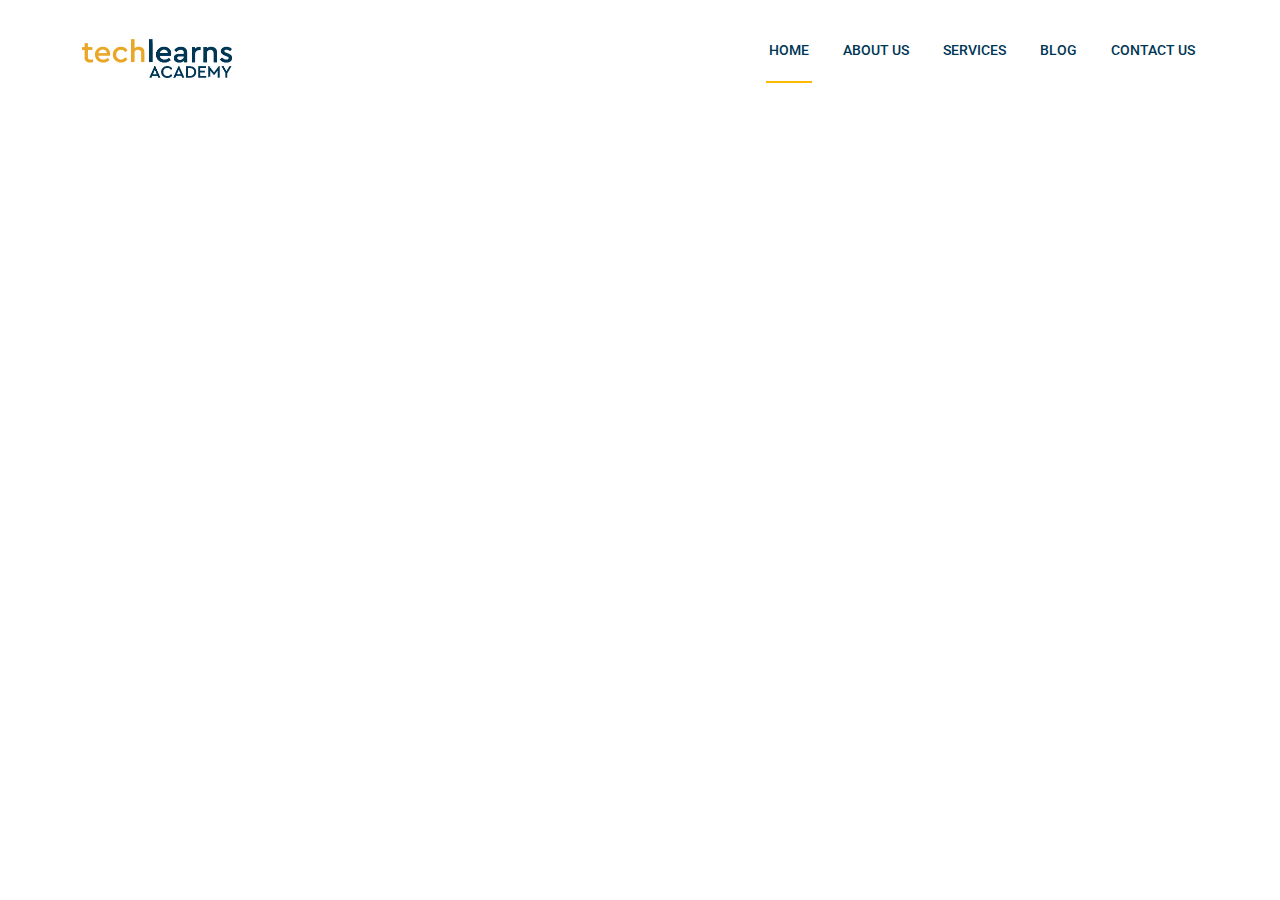
<file: about/navbar/index.html>
<!DOCTYPE html>
<html lang="en">

<head>
  <meta charset="utf-8">
  <meta content="width=device-width, initial-scale=1.0" name="viewport">

  <title>navbar</title>
  <meta content="" name="description">
  <meta content="" name="keywords">

  <link href="./tl1.jpg" rel="icon">
  <link href="assets/img/apple-touch-icon.png" rel="apple-touch-icon">

  <link rel="preconnect" href="https://fonts.googleapis.com">
  <link rel="preconnect" href="https://fonts.gstatic.com" crossorigin>
  <link
    href="https://fonts.googleapis.com/css2?family=Open+Sans:ital,wght@0,300;0,400;0,500;0,600;0,700;1,300;1,400;1,600;1,700&family=Roboto:ital,wght@0,300;0,400;0,500;0,600;0,700;1,300;1,400;1,500;1,600;1,700&family=Work+Sans:ital,wght@0,300;0,400;0,500;0,600;0,700;1,300;1,400;1,500;1,600;1,700&display=swap"
    rel="stylesheet">

  <link href="assets/vendor/bootstrap/css/bootstrap.min.css" rel="stylesheet">
  <link href="assets/vendor/bootstrap-icons/bootstrap-icons.css" rel="stylesheet">
  <link href="assets/vendor/fontawesome-free/css/all.min.css" rel="stylesheet">
  <link href="assets/vendor/aos/aos.css" rel="stylesheet">
  <link href="assets/vendor/glightbox/css/glightbox.min.css" rel="stylesheet">
  <link href="assets/vendor/swiper/swiper-bundle.min.css" rel="stylesheet">

  <link href="assets/css/main.css" rel="stylesheet">
  <style>
    * {
      color: #003655;
    }

    /* header{
      background-color: ;
    } */
  </style>
</head>

<body>

  <header id="header" class="header d-flex align-items-center">
    <div class="container-fluid container-xl d-flex align-items-center justify-content-between">

      <a href="index.html" class="logo d-flex align-items-center">
        <img src="./tl logo.png" alt="">

      </a>

      <i class="mobile-nav-toggle mobile-nav-show bi bi-list"></i>
      <i class="mobile-nav-toggle mobile-nav-hide d-none bi bi-x"></i>
      <nav id="navbar" class="navbar">
        <ul>
          <li><a href="#" class="active">
              <p>Home</p>
            </a></li>
          <li><a href="#">
              <p>About Us</p>
            </a></li>
          <li><a href="#">
              <p>Services</p>
            </a></li>
          <li><a href="#">
              <p>Blog</p>
            </a></li>
          <li><a href="#">
              <p>Contact Us</p>
            </a></li>
        </ul>
      </nav>

    </div>
  </header>

  <script src="assets/vendor/bootstrap/js/bootstrap.bundle.min.js"></script>
  <script src="assets/vendor/aos/aos.js"></script>
  <script src="assets/vendor/glightbox/js/glightbox.min.js"></script>
  <script src="assets/vendor/isotope-layout/isotope.pkgd.min.js"></script>
  <script src="assets/vendor/swiper/swiper-bundle.min.js"></script>
  <script src="assets/vendor/purecounter/purecounter_vanilla.js"></script>
  <script src="assets/vendor/php-email-form/validate.js"></script>
  <script src="assets/js/main.js"></script>

</body>

</html>
</file>
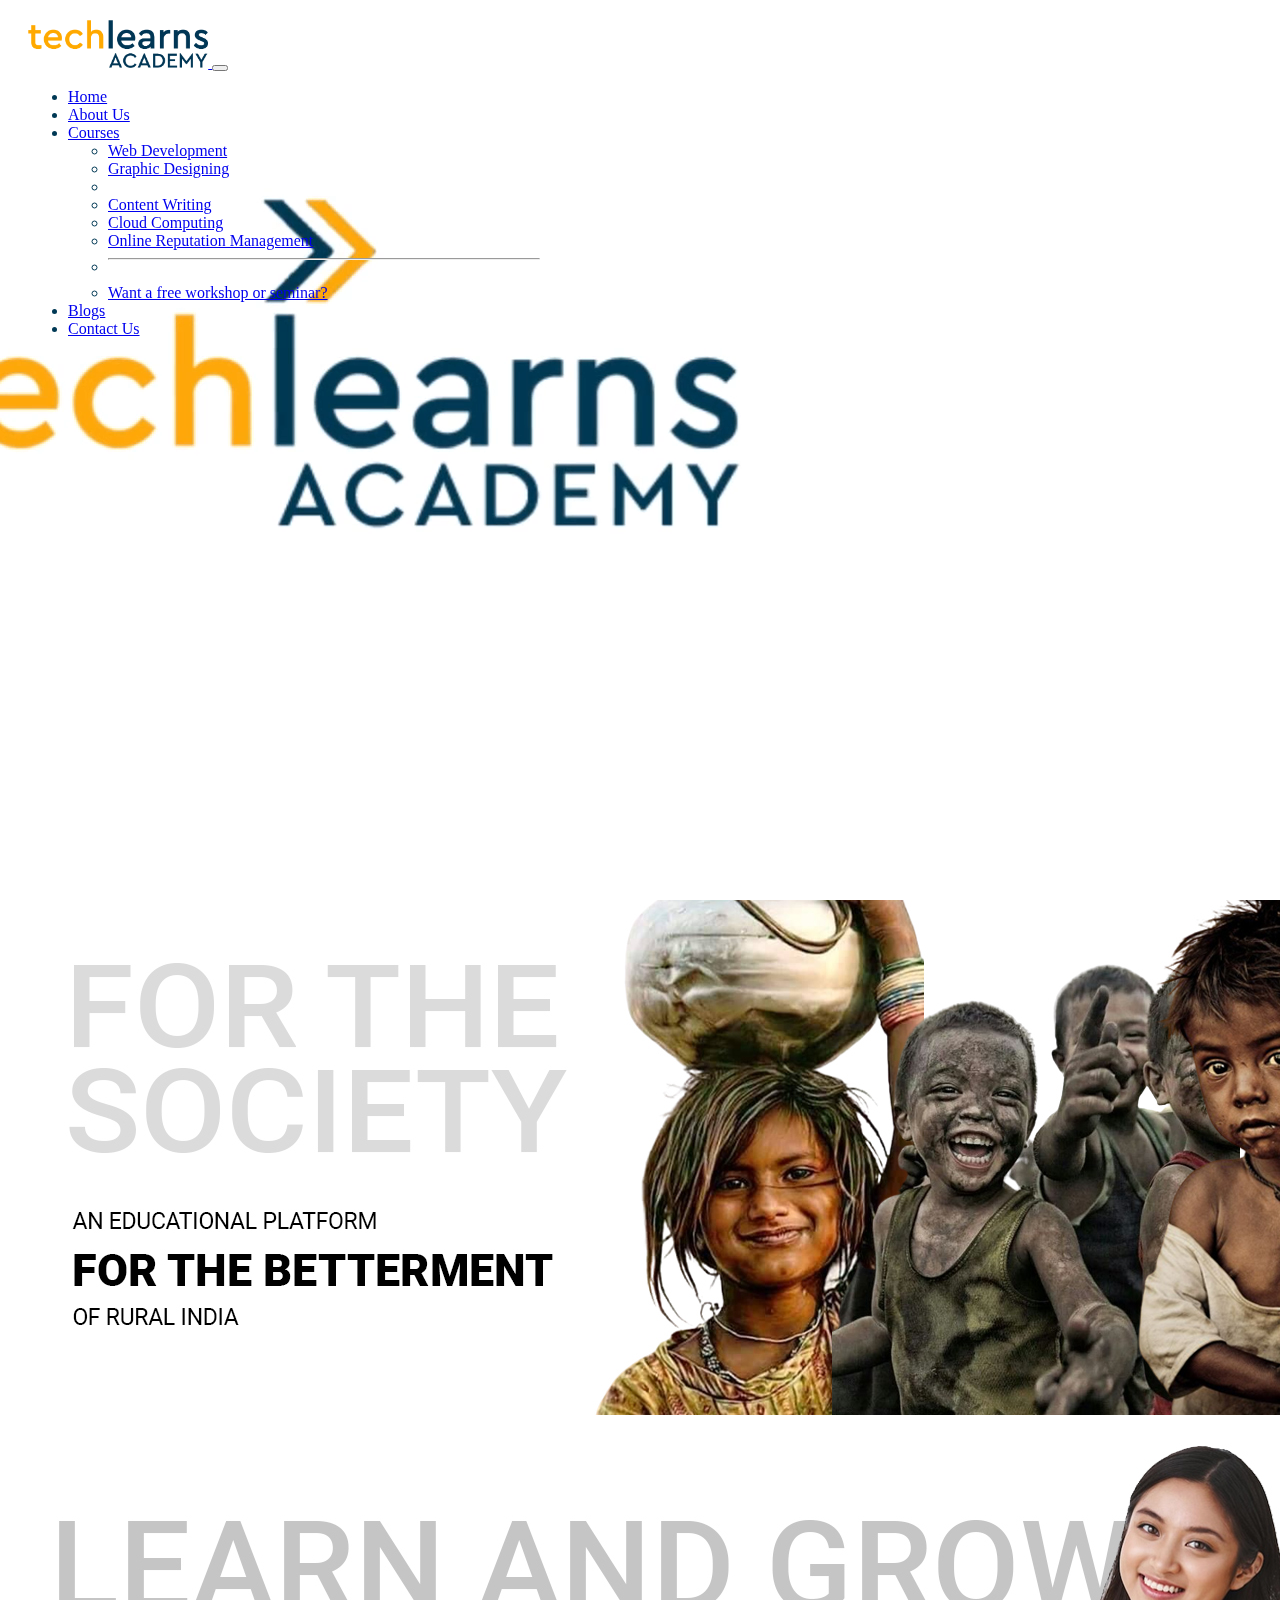
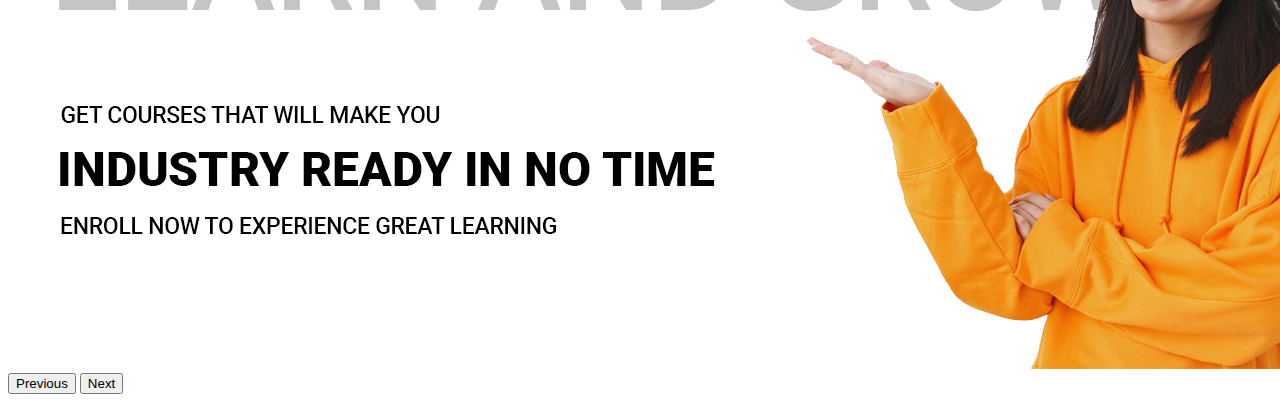
<file: rough.html>
<!DOCTYPE html>
<html lang="en">

<head>
    <meta charset="UTF-8">
    <meta http-equiv="X-UA-Compatible" content="IE=edge">
    <meta name="viewport" content="width=device-width, initial-scale=1.0">
    <title>Document</title>
</head>
<link href="https://cdn.jsdelivr.net/npm/bootstrap@5.0.2/dist/css/bootstrap.min.css" rel="stylesheet"
    integrity="sha384-EVSTQN3/azprG1Anm3QDgpJLIm9Nao0Yz1ztcQTwFspd3yD65VohhpuuCOmLASjC" crossorigin="anonymous">
<style>
    #myVideo {
        position: fixed;
        right: 0;
        bottom: 0;
        min-width: 100%;
        min-height: 100%;
    }

    /* Add some content at the bottom of the video/page */
    .content {
        position: fixed;
        top: 0;
        
        color: #f1f1f1;
        width: 100%;
        padding: 20px;
    }

    /* Style the button used to pause/play the video */
</style>

<body>
    <!-- The video -->
    <video autoplay muted loop id="myVideo">
        <source src="techlearns.mp4" type="video/mp4">
    </video>

    <!-- Optional: some overlay text to describe the video -->
    <div class="content">
        <nav class="navbar navbar-expand-lg navbar-light bg-transparent" >
            <div class="container">
                <a class="navbar-brand" href="#">
                    <img src="Logo.png" alt="" width="" height="48">
                </a>
                <button class="navbar-toggler" type="button" data-bs-toggle="collapse" data-bs-target="#navbarScroll"
                    aria-controls="navbarScroll" aria-expanded="false" aria-label="Toggle navigation">
                    <span class="navbar-toggler-icon"></span>
                </button>
                <div class="collapse navbar-collapse justify-content-end navcontent" id="navbarScroll">
                    <div style="width: 40%;">
                        <ul class="navbar-nav me-auto my-2 my-lg-0 navbar-nav-scroll"
                            style="--bs-scroll-height: 100px;color: #003955;">
                            <li class="nav-item">
                                <a class="nav-link" aria-current="page" href="../index.html">Home</a>
                            </li>
                            <li class="nav-item">
                                <a class="nav-link active" href="#">About Us</a>
                            </li>
                            <li class="nav-item dropdown">
                                <a class="nav-link dropdown-toggle" href="#" id="navbarScrollingDropdown" role="button"
                                    data-bs-toggle="dropdown" aria-expanded="false">
                                    Courses
                                </a>
                                <ul class="dropdown-menu" aria-labelledby="navbarScrollingDropdown">
                                    <li><a class="dropdown-item" href="#">Web Development</a></li>
                                    <li><a class="dropdown-item" href="#">Graphic Designing</a></li>
                                    <li>
                                    <li><a class="dropdown-item" href="#">Content Writing</a></li>
                                    <li><a class="dropdown-item" href="#">Cloud Computing</a></li>
                                    <li><a class="dropdown-item" href="#">Online Reputation Management</a></li>
                                    <li>
                                        <hr class="dropdown-divider">
                                    </li>
                                    <li><a class="dropdown-item" href="#">Want a free workshop or seminar?</a></li>
                                </ul>
                            </li>
                            <li class="nav-item">
                                <a class="nav-link" href="#">Blogs</a>
                            </li>
                            <li class="nav-item">
                                <a class="nav-link" href="../about/index.html">Contact Us</a>
                            </li>
                        </ul>
                    </div>
                </div>
            </div>
        </nav>
    </div>
</body>
<header>
    <nav class="navbar navbar-expand-lg navbar-dark bg-dark">
        <div class="container">
            <a class="navbar-brand" href="#"><img src="Logo Alternate.png" alt="" srcset="" width="200"></a>
            <button class="navbar-toggler" type="button" data-bs-toggle="collapse" data-bs-target="#navbarScroll"
                aria-controls="navbarScroll" aria-expanded="false" aria-label="Toggle navigation">
                <span class="navbar-toggler-icon"></span>
            </button>
            <div class="collapse navbar-collapse d-flex justify-content-end" id="navbarScroll">
                <div class="">
                    <ul class="navbar-nav me-auto my-2 my-lg-0 navbar-nav-scroll"
                        style="--bs-scroll-height: 100px;">
                        <li class="nav-item">
                            <a class="nav-link active" aria-current="page" href="#">Home</a>
                        </li>
                        <li class="nav-item">
                            <a class="nav-link" href="#">About Us</a>
                        </li>
                        <li class="nav-item dropdown">
                            <a class="nav-link dropdown-toggle" href="#" id="navbarScrollingDropdown" role="button"
                                data-bs-toggle="dropdown" aria-expanded="false">
                                Courses
                            </a>
                            <ul class="dropdown-menu" aria-labelledby="navbarScrollingDropdown">
                                <li><a class="dropdown-item" href="#">Web Development</a></li>
                                <li><a class="dropdown-item" href="#">Graphic Designing</a></li>
                                <li><a class="dropdown-item" href="#">Digital Marketing</a></li>
                                <li><a class="dropdown-item" href="#">Content Writing</a></li>
                                <li><a class="dropdown-item" href="#">Client Management</a></li>
                                <li>
                                    <hr class="dropdown-divider">
                                </li>
                                <li><a class="dropdown-item" href="#">Know More About Our Courses</a></li>
                            </ul>
                        </li>
                        <li class="nav-item">
                            <a class="nav-link" href="#">Contact Us</a>
                        </li>
                    </ul>
                </div>
            </div>
        </div>
    </nav>
    <!-- navbar ends here -->
    <!-- banner from here -->
    <div class="bannerclass">
        <div id="carouselExampleFade" class="carousel slide carousel-fade" data-bs-ride="carousel">
            <div class="carousel-inner">
                <div class="carousel-item active">
                    <div class="card" style="border:none ;">
                        <img src="Banner1 (2).jpg" class="card-img" alt="...">
                        <div class="card-img-overlay d-flex align-items-center">

                            <!-- <div class="col-lg-6 cardtextcustom">
                                <h5 class="banner-heading">LEARN ALL ABOUT</h5>
                                <p class="card-text banner-subhead">THE LATEST TRENDS AND TECHNOLOGIES</p>
                                <p class="card-text banner-bottom">OF THE DIGITAL WORLD</p>
                            </div> -->

                        </div>
                    </div>
                </div>
                <div class="carousel-item">
                    <div class="card" style="border:none ;">
                        <img src="Banner2 (2).jpg" class="card-img" alt="...">
                        <div class="card-img-overlay d-flex align-items-center">

                            <!-- <div class="col-lg-6 cardtextcustom2">
                                <h5 class="banner-heading">AN EDUCATIONAL PLATFORM</h5>
                                <p class="card-text banner-subhead">FOR THE BETTERMENT</p>
                                <p class="card-text banner-bottom">OF RURAL INDIA</p>
                            </div> -->

                        </div>
                    </div>
                </div>
                <div class="carousel-item">
                    <div class="card" style="border:none ;">
                        <img src="Banner3 (2).jpg" class="card-img" alt="...">
                        <div class="card-img-overlay d-flex align-items-center">

                            <!-- <div class="col-lg-6 cardtextcustom3">
                                <h5 class="banner-heading">GET COURSES THAT WILL MAKE YOU</h5>
                                <p class="card-text banner-subhead">INDUSTRY READY IN NO TIME</p>
                                <p class="card-text banner-bottom">ENROLL NOW TO EXPERIENCE GREAT LEARNING</p>
                            </div> -->

                        </div>
                    </div>
                </div>
            </div>
            <button class="carousel-control-prev" type="button" data-bs-target="#carouselExampleFade"
                data-bs-slide="prev">
                <span class="carousel-control-prev-icon" aria-hidden="true"></span>
                <span class="visually-hidden">Previous</span>
            </button>
            <button class="carousel-control-next" type="button" data-bs-target="#carouselExampleFade"
                data-bs-slide="next">
                <span class="carousel-control-next-icon" aria-hidden="true"></span>
                <span class="visually-hidden">Next</span>
            </button>
        </div>
    </div>
</header>
</html>
</file>
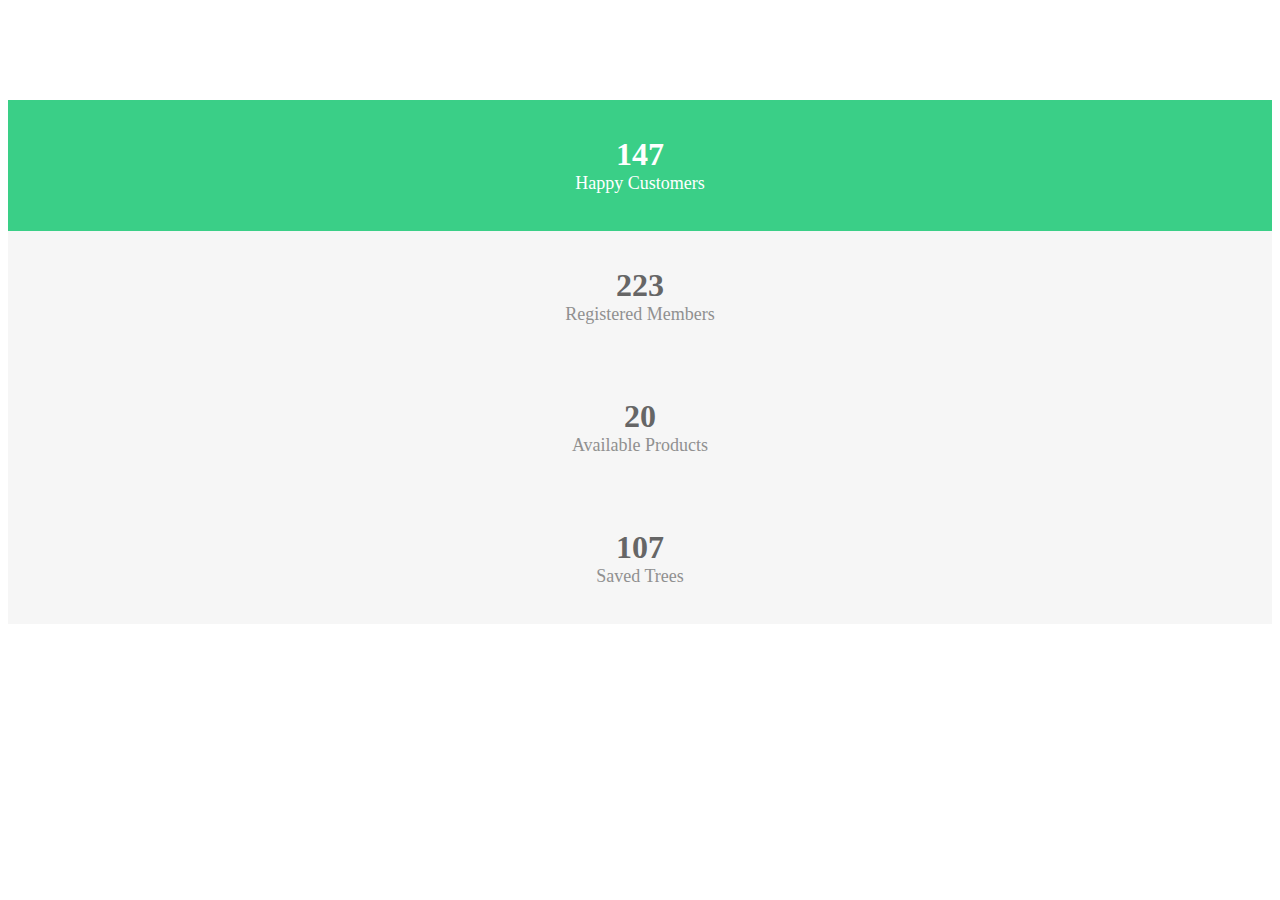
<file: About Us/counter.html>
<!doctype html>
<html lang="en">

<head>
    <!-- Required meta tags -->
    <meta charset="utf-8">
    <meta name="viewport" content="width=device-width, initial-scale=1">

    <!-- Bootstrap CSS -->
    <link href="https://cdn.jsdelivr.net/npm/bootstrap@5.0.2/dist/css/bootstrap.min.css" rel="stylesheet"
        integrity="sha384-EVSTQN3/azprG1Anm3QDgpJLIm9Nao0Yz1ztcQTwFspd3yD65VohhpuuCOmLASjC" crossorigin="anonymous">

    <style>
        .container {
            margin-top: 100px;
        }

        .counter-box {
            display: block;
            background: #f6f6f6;
            padding: 40px 20px 37px;
            text-align: center
        }

        .counter-box p {
            margin: 5px 0 0;
            padding: 0;
            color: #909090;
            font-size: 18px;
            font-weight: 500
        }

        .counter-box i {
            font-size: 60px;
            margin: 0 0 15px;
            color: #d2d2d2
        }

        .counter {
            display: block;
            font-size: 32px;
            font-weight: 700;
            color: #666;
            line-height: 28px
        }

        .counter-box.colored {
            background: #3acf87;
        }

        .counter-box.colored p,
        .counter-box.colored i,
        .counter-box.colored .counter {
            color: #fff
        }
    </style>
    
    <title>Hello, world!</title>
</head>

<body>

    <div class="container">

        <div class="row">

            <div class="four col-md-3">
                <div class="counter-box colored">
                    <i class="fa fa-thumbs-o-up"></i>
                    <span class="counter">2147</span>
                    <p>Happy Customers</p>
                </div>
            </div>
            <div class="four col-md-3">
                <div class="counter-box">
                    <i class="fa fa-group"></i>
                    <span class="counter">3275</span>
                    <p>Registered Members</p>
                </div>
            </div>
            <div class="four col-md-3">
                <div class="counter-box">
                    <i class="fa  fa-shopping-cart"></i>
                    <span class="counter">289</span>
                    <p>Available Products</p>
                </div>
            </div>
            <div class="four col-md-3">
                <div class="counter-box">
                    <i class="fa  fa-user"></i>
                    <span class="counter">1563</span>
                    <p>Saved Trees</p>
                </div>
            </div>
        </div>
    </div>
    <script src="https://stackpath.bootstrapcdn.com/bootstrap/4.0.0/js/bootstrap.bundle.min.js"></script>
    <script src="https://cdnjs.cloudflare.com/ajax/libs/jquery/3.2.1/jquery.min.js"></script>
    <script>
        $(document).ready(function () {

            $('.counter').each(function () {
                $(this).prop('Counter', 0).animate({
                    Counter: $(this).text()
                }, {
                    duration: 4000,
                    easing: 'swing',
                    step: function (now) {
                        $(this).text(Math.ceil(now));
                    }
                });
            });

        });
    </script>

</body>

</html>
</file>
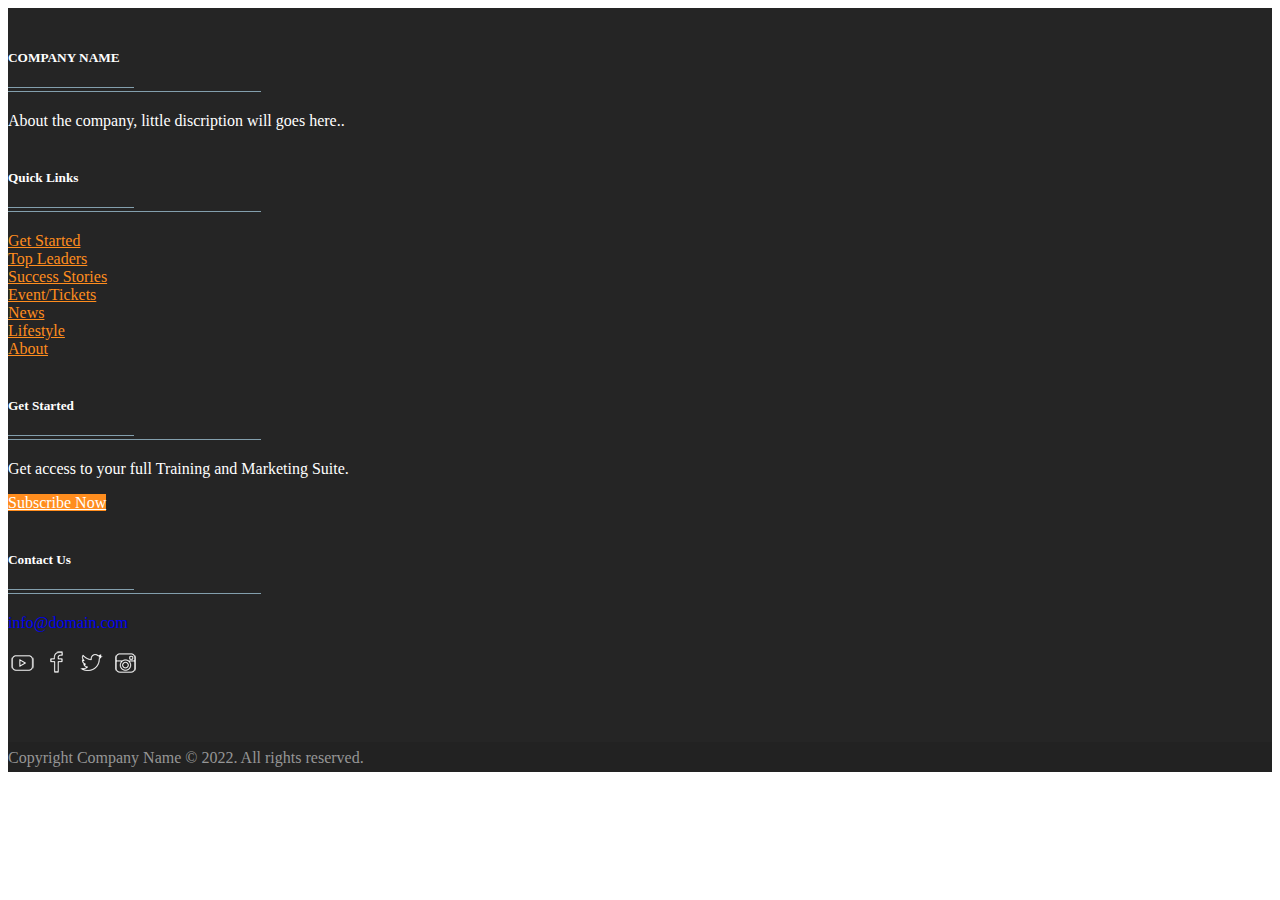
<file: About Us/footer.html>
<!doctype html>
<html lang="en">

<head>
    <!-- Required meta tags -->
    <meta charset="utf-8">
    <meta name="viewport" content="width=device-width, initial-scale=1">

    <!-- Bootstrap CSS -->
    <link href="https://cdn.jsdelivr.net/npm/bootstrap@5.0.2/dist/css/bootstrap.min.css" rel="stylesheet"
        integrity="sha384-EVSTQN3/azprG1Anm3QDgpJLIm9Nao0Yz1ztcQTwFspd3yD65VohhpuuCOmLASjC" crossorigin="anonymous">
    <link rel="stylesheet" href="aboutusstyle.css">
    <style>
        /* Main Footer */
        footer .main-footer {
            padding: 20px 0;
            background: #252525;
        }

        footer ul {
            padding-left: 0;
            list-style: none;
        }

        /* Copy Right Footer */
        .footer-copyright {
            background: #222;
            padding: 5px 0;
        }

        .footer-copyright .logo {
            display: inherit;
        }

        .footer-copyright nav {
            float: right;
            margin-top: 5px;
        }

        .footer-copyright nav ul {
            list-style: none;
            margin: 0;
            padding: 0;
        }

        .footer-copyright nav ul li {
            border-left: 1px solid #505050;
            display: inline-block;
            line-height: 12px;
            margin: 0;
            padding: 0 8px;
        }

        .footer-copyright nav ul li a {
            color: #969696;
        }

        .footer-copyright nav ul li:first-child {
            border: medium none;
            padding-left: 0;
        }

        .footer-copyright p {
            color: #969696;
            margin: 2px 0 0;
        }

        /* Footer Top */
        .footer-top {
            background: #252525;
            padding-bottom: 30px;
            margin-bottom: 30px;
            border-bottom: 3px solid #222;
        }

        /* Footer transparent */
        footer.transparent .footer-top,
        footer.transparent .main-footer {
            background: transparent;
        }

        footer.transparent .footer-copyright {
            background: none repeat scroll 0 0 rgba(0, 0, 0, 0.3);
        }

        /* Footer light */
        footer.light .footer-top {
            background: #f9f9f9;
        }

        footer.light .main-footer {
            background: #f9f9f9;
        }

        footer.light .footer-copyright {
            background: none repeat scroll 0 0 rgba(255, 255, 255, 0.3);
        }

        /* Footer 4 */
        .footer- .logo {
            display: inline-block;
        }

        /*==================== 
  Widgets 
====================== */
        .widget {
            padding: 20px;
            margin-bottom: 40px;
        }

        .widget.widget-last {
            margin-bottom: 0px;
        }

        .widget.no-box {
            padding: 0;
            background-color: transparent;
            margin-bottom: 40px;
            box-shadow: none;
            -webkit-box-shadow: none;
            -moz-box-shadow: none;
            -ms-box-shadow: none;
            -o-box-shadow: none;
        }

        .widget.subscribe p {
            margin-bottom: 18px;
        }

        .widget li a {
            color: #ff8d1e;
        }

        .widget li a:hover {
            color: #4b92dc;
        }

        .widget-title {
            margin-bottom: 20px;
        }

        .widget-title span {
            background: #839FAD none repeat scroll 0 0;
            display: block;
            height: 1px;
            margin-top: 25px;
            position: relative;
            width: 20%;
        }

        .widget-title span::after {
            background: inherit;
            content: "";
            height: inherit;
            position: absolute;
            top: -4px;
            width: 50%;
        }

        .widget-title.text-center span,
        .widget-title.text-center span::after {
            margin-left: auto;
            margin-right: auto;
            left: 0;
            right: 0;
        }

        .widget .badge {
            float: right;
            background: #7f7f7f;
        }

        .typo-light h1,
        .typo-light h2,
        .typo-light h3,
        .typo-light h4,
        .typo-light h5,
        .typo-light h6,
        .typo-light p,
        .typo-light div,
        .typo-light span,
        .typo-light small {
            color: #fff;
        }

        ul.social-footer2 {
            margin: 0;
            padding: 0;
            width: auto;
        }

        ul.social-footer2 li {
            display: inline-block;
            padding: 0;
        }

        ul.social-footer2 li a:hover {
            background-color: #ff8d1e;
        }

        ul.social-footer2 li a {
            display: block;
            height: 30px;
            width: 30px;
            text-align: center;
        }

        .btn {
            background-color: #ff8d1e;
            color: #fff;
        }

        .btn:hover,
        .btn:focus,
        .btn.active {
            background: #4b92dc;
            color: #fff;
            -webkit-box-shadow: 0 15px 30px rgba(0, 0, 0, 0.1);
            -moz-box-shadow: 0 15px 30px rgba(0, 0, 0, 0.1);
            -ms-box-shadow: 0 15px 30px rgba(0, 0, 0, 0.1);
            -o-box-shadow: 0 15px 30px rgba(0, 0, 0, 0.1);
            box-shadow: 0 15px 30px rgba(0, 0, 0, 0.1);
            -webkit-transition: all 250ms ease-in-out 0s;
            -moz-transition: all 250ms ease-in-out 0s;
            -ms-transition: all 250ms ease-in-out 0s;
            -o-transition: all 250ms ease-in-out 0s;
            transition: all 250ms ease-in-out 0s;

        }
    </style>
    <title>About Us</title>
</head>

<body>
    <footer id="footer" class="footer-1">
        <div class="main-footer widgets-dark typo-light">
            <div class="container">
                <div class="row">

                    <div class="col-xs-12 col-sm-6 col-md-3">
                        <div class="widget subscribe no-box">
                            <h5 class="widget-title">COMPANY NAME<span></span></h5>
                            <p>About the company, little discription will goes here.. </p>
                        </div>
                    </div>

                    <div class="col-xs-12 col-sm-6 col-md-3">
                        <div class="widget no-box">
                            <h5 class="widget-title">Quick Links<span></span></h5>
                            <ul class="thumbnail-widget">
                                <li>
                                    <div class="thumb-content"><a href="#.">Get Started</a></div>
                                </li>
                                <li>
                                    <div class="thumb-content"><a href="#.">Top Leaders</a></div>
                                </li>
                                <li>
                                    <div class="thumb-content"><a href="#.">Success Stories</a></div>
                                </li>
                                <li>
                                    <div class="thumb-content"><a href="#.">Event/Tickets</a></div>
                                </li>
                                <li>
                                    <div class="thumb-content"><a href="#.">News</a></div>
                                </li>
                                <li>
                                    <div class="thumb-content"><a href="#.">Lifestyle</a></div>
                                </li>
                                <li>
                                    <div class="thumb-content"><a href="#.">About</a></div>
                                </li>
                            </ul>
                        </div>
                    </div>

                    <div class="col-xs-12 col-sm-6 col-md-3">
                        <div class="widget no-box">
                            <h5 class="widget-title">Get Started<span></span></h5>
                            <p>Get access to your full Training and Marketing Suite.</p>
                            <a class="btn" href="https://bit.ly/3m9avif" target="_blank">Subscribe Now</a>
                        </div>
                    </div>

                    <div class="col-xs-12 col-sm-6 col-md-3">

                        <div class="widget no-box">
                            <h5 class="widget-title">Contact Us<span></span></h5>

                            <p><a href="mailto:info@domain.com" title="glorythemes">info@domain.com</a></p>
                            <ul class="social-footer2">
                                <li class=""><a title="youtube" target="_blank" href="https://bit.ly/3m9avif"><img
                                            alt="youtube" width="30" height="30"
                                            src="[data-uri]"></a>
                                </li>
                                <li class=""><a href="https://www.facebook.com/" target="_blank" title="Facebook"><img
                                            alt="Facebook" width="30" height="30"
                                            src="[data-uri]"></a>
                                </li>
                                <li class=""><a href="https://twitter.com" target="_blank" title="Twitter"><img
                                            alt="Twitter" width="30" height="30"
                                            src="[data-uri]"></a>
                                </li>
                                <li class=""><a title="instagram" target="_blank" href="https://www.instagram.com/"><img
                                            alt="instagram" width="30" height="30"
                                            src="[data-uri]"></a>
                                </li>
                            </ul>
                        </div>
                    </div>

                </div>
            </div>
        </div>

        <div class="footer-copyright">
            <div class="container">
                <div class="row">
                    <div class="col-md-12 text-center">
                        <p>Copyright Company Name © 2022. All rights reserved.</p>
                    </div>
                </div>
            </div>
        </div>
    </footer>



    <script src="https://cdn.jsdelivr.net/npm/bootstrap@5.0.2/dist/js/bootstrap.bundle.min.js"
        integrity="sha384-MrcW6ZMFYlzcLA8Nl+NtUVF0sA7MsXsP1UyJoMp4YLEuNSfAP+JcXn/tWtIaxVXM"
        crossorigin="anonymous"></script>
    <script src="https://stackpath.bootstrapcdn.com/bootstrap/4.0.0/js/bootstrap.bundle.min.js"></script>
    <script src="https://cdnjs.cloudflare.com/ajax/libs/jquery/3.2.1/jquery.min.js"></script>
    <script>
        $(document).ready(function () {

            $('.counter').each(function () {
                $(this).prop('Counter', 0).animate({
                    Counter: $(this).text()
                }, {
                    duration: 4000,
                    easing: 'swing',
                    step: function (now) {
                        $(this).text(Math.ceil(now));
                    }
                });
            });

        });
    </script>


</body>

</html>
</file>
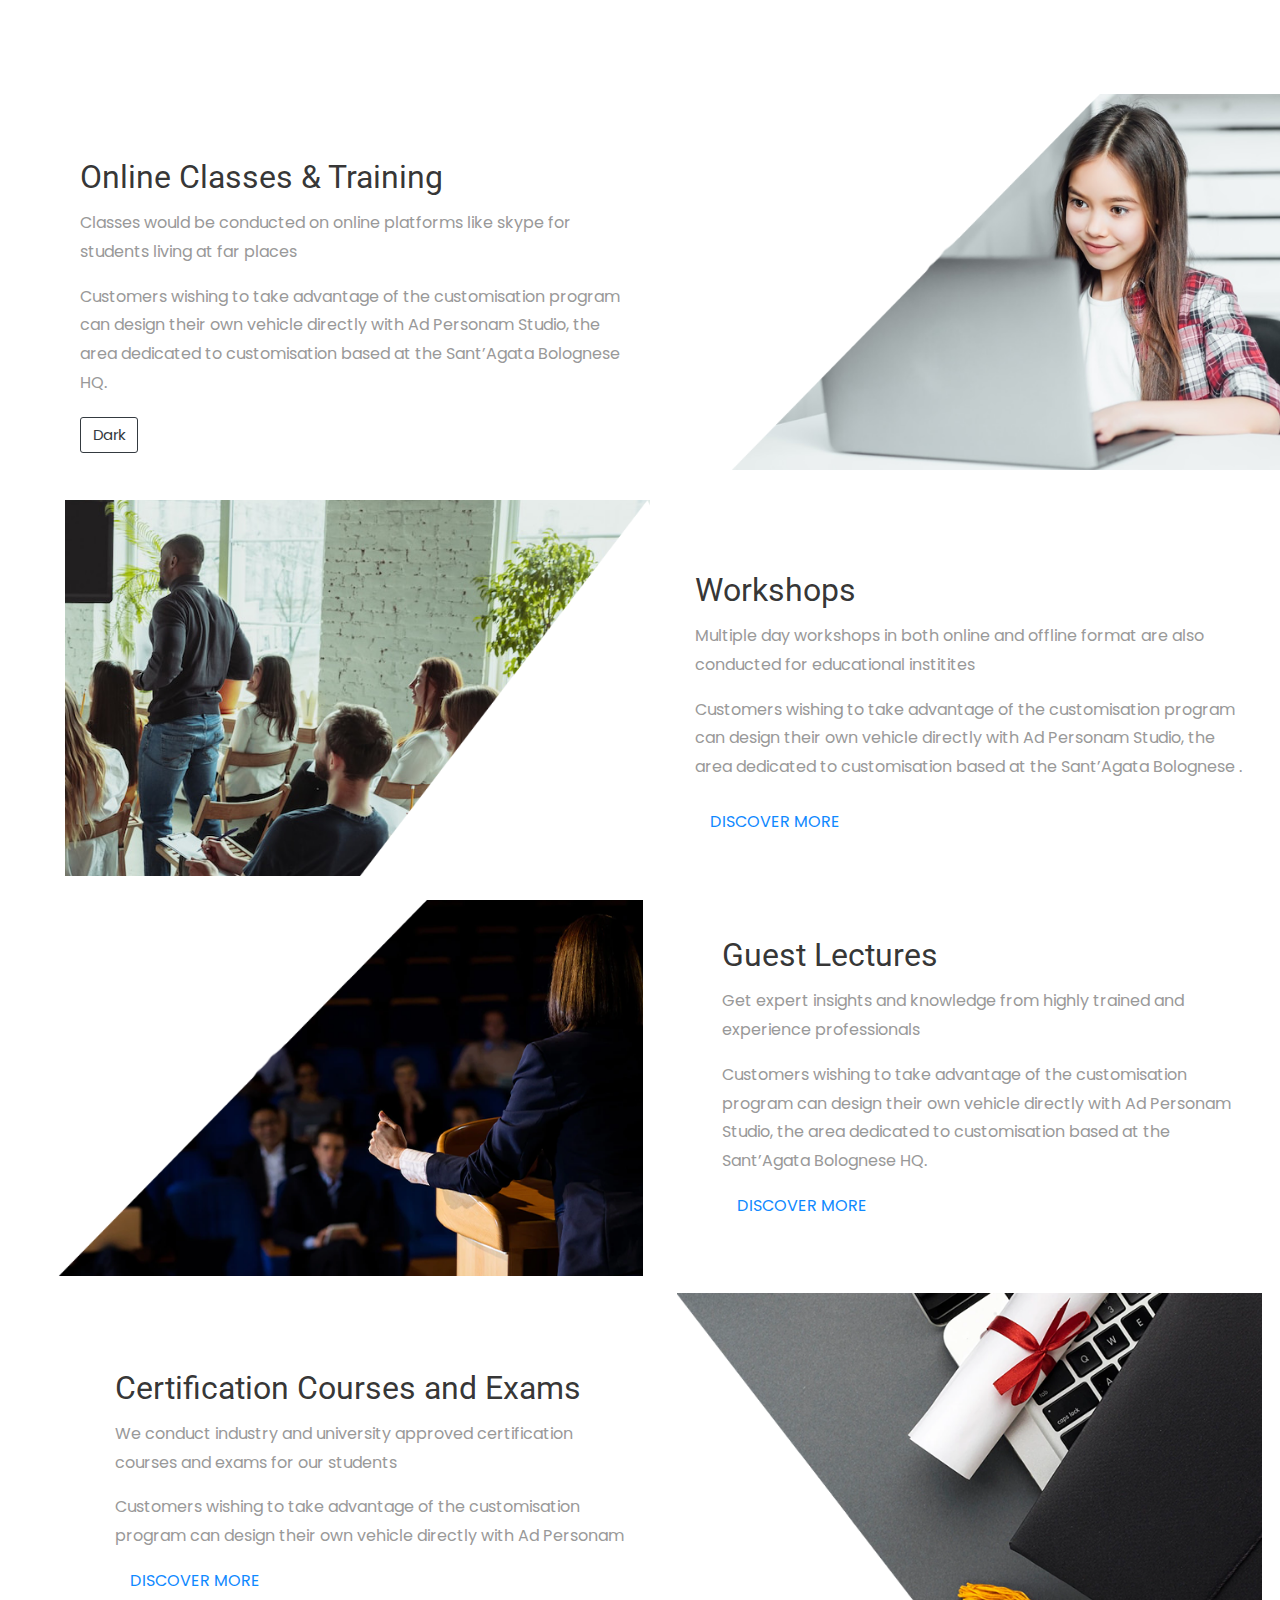
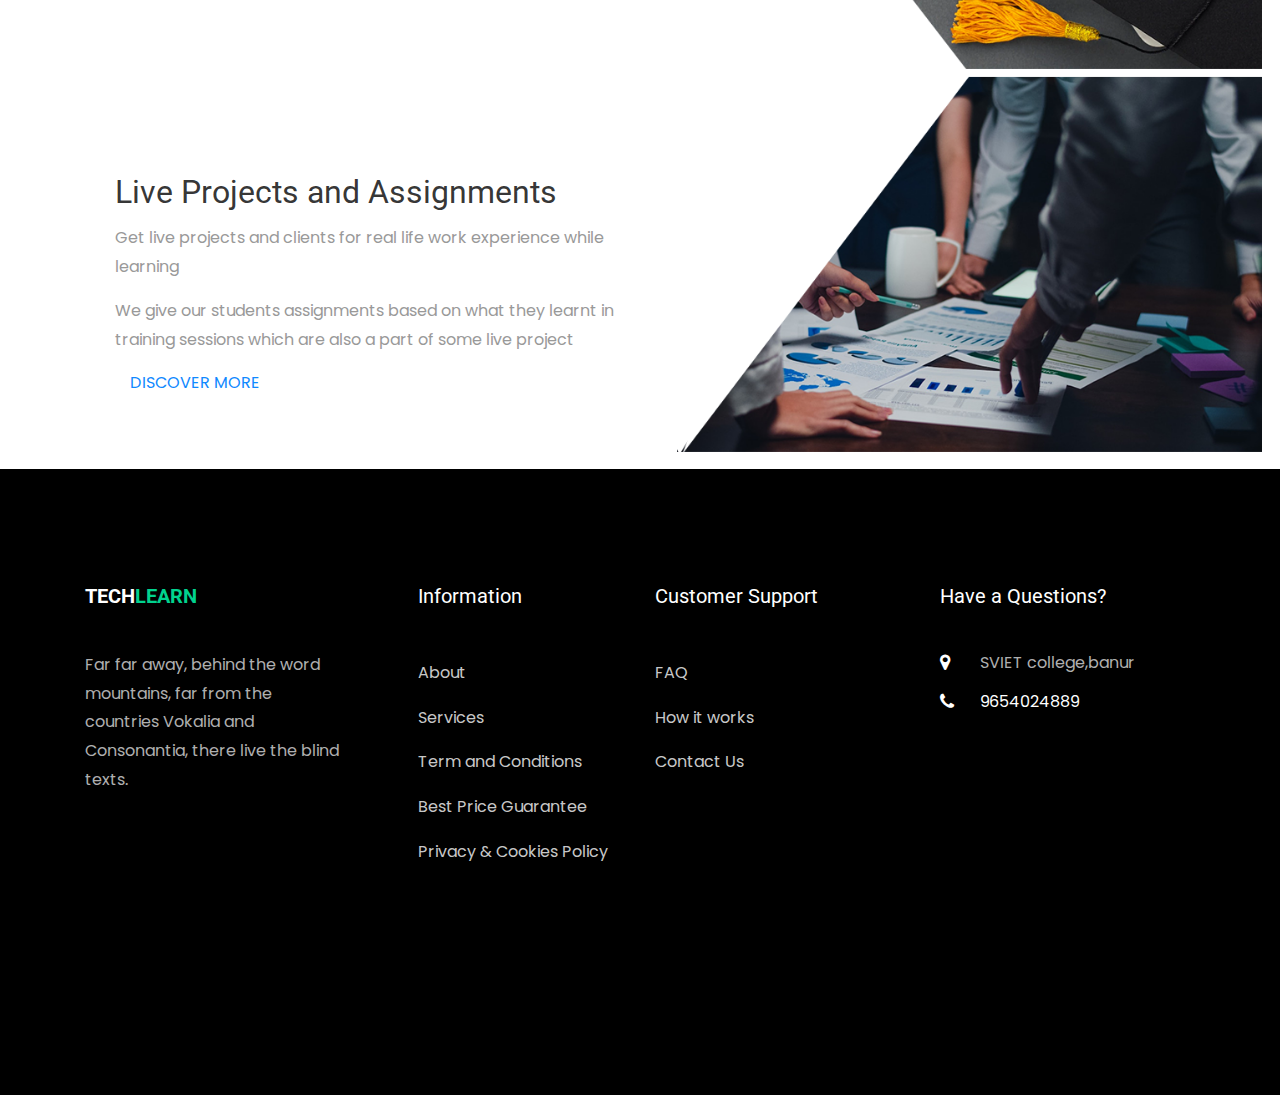
<file: techlearns/course.html>
<!doctype html>
<html lang="en">

<head>
  <!-- Required meta tags -->
  <meta charset="utf-8">
  <meta name="viewport" content="width=device-width, initial-scale=1">

  <!-- Bootstrap CSS -->
  <link href="https://cdn.jsdelivr.net/npm/bootstrap@5.0.2/dist/css/bootstrap.min.css" rel="stylesheet"
    integrity="sha384-EVSTQN3/azprG1Anm3QDgpJLIm9Nao0Yz1ztcQTwFspd3yD65VohhpuuCOmLASjC" crossorigin="anonymous">
  <link rel="stylesheet" href="style2.css">
  <link href="https://fonts.googleapis.com/css?family=Roboto+Condensed:300,300i,400,400i,700i" rel="stylesheet">

  <title>tech</title>
  <meta content="" name="description">
  <meta content="" name="keywords">

  <link href="./tl1.jpg" rel="icon">
  <link href="assets/img/apple-touch-icon.png" rel="apple-touch-icon">


  <link rel="preconnect" href="https://fonts.googleapis.com">
  <link rel="preconnect" href="https://fonts.gstatic.com" crossorigin>
  <link
    href="https://fonts.googleapis.com/css2?family=Open+Sans:ital,wght@0,300;0,400;0,500;0,600;0,700;1,300;1,400;1,600;1,700&family=Roboto:ital,wght@0,300;0,400;0,500;0,600;0,700;1,300;1,400;1,500;1,600;1,700&family=Work+Sans:ital,wght@0,300;0,400;0,500;0,600;0,700;1,300;1,400;1,500;1,600;1,700&display=swap"
    rel="stylesheet">

  <link href="assets/vendor/bootstrap/css/bootstrap.min.css" rel="stylesheet">
  <link href="assets/vendor/bootstrap-icons/bootstrap-icons.css" rel="stylesheet">
  <link href="assets/vendor/fontawesome-free/css/all.min.css" rel="stylesheet">
  <link href="assets/vendor/aos/aos.css" rel="stylesheet">
  <link href="assets/vendor/glightbox/css/glightbox.min.css" rel="stylesheet">
  <link href="assets/vendor/swiper/swiper-bundle.min.css" rel="stylesheet">

  <link href="assets/css/main.css" rel="stylesheet">
  <link href="https://fonts.googleapis.com/css?family=Poppins:200,300,400,500,600,700,800&display=swap"
    rel="stylesheet">

  <link rel="stylesheet" href="css/open-iconic-bootstrap.min.css">
  <link rel="stylesheet" href="css/animate.css">

  <link rel="stylesheet" href="css/owl.carousel.min.css">
  <link rel="stylesheet" href="css/owl.theme.default.min.css">
  <link rel="stylesheet" href="css/magnific-popup.css">

  <link rel="stylesheet" href="css/aos.css">

  <link rel="stylesheet" href="css/ionicons.min.css">

  <link rel="stylesheet" href="css/bootstrap-datepicker.css">
  <link rel="stylesheet" href="css/jquery.timepicker.css">


  <link rel="stylesheet" href="css/flaticon.css">
  <link rel="stylesheet" href="css/icomoon.css">
  <link rel="stylesheet" href="css/style.css">

  <style>
    .filo:hover {
      background-color: #ffa900;
      border: #003655;
    }

    .file:hover {
      background-color: #ffa900;
    }

    .goal:hover {
      color: #ffa900;
    }

    #trial {
      font-size: 5vh;
    }

    /* #003655 */
  </style>
</head>

<body style="overflow-x:hidden ;">
  <!-- <header id="header" class="header d-flex align-items-center">
    <div class="container-fluid container-xl d-flex align-items-center justify-content-between">

      <a href="index.html" class="logo d-flex align-items-center">
        <img src="./tl logo.png" alt=""></a>

      <i class="mobile-nav-toggle mobile-nav-show bi bi-list"></i>
      <i class="mobile-nav-toggle mobile-nav-hide d-none bi bi-x"></i>
      <nav id="navbar" class="navbar">
        <ul>
          <li><a href="#" class="active">
              <p style="color:black ;">Home</p>
            </a></li>
          <li><a href="#">
              <p style="color:black ;">About Us</p>
            </a></li>
          <li><a href="#">
              <p style="color:black ;">Services</p>
            </a></li>
          <li><a href="#">
              <p style="color:black ;">Blog</p>
            </a></li>
          <li><a href="#">
              <p style="color:black ;">Contact Us</p>
            </a></li>
        </ul>
      </nav>

    </div>
  </header> -->

  <!-- main -->
  <div class="container-fluid">
    <div class="row ">
      <div class="col-lg-6  t1" style="padding-left: ;">
        <div class=" container-fluid">
          <h2 class="primary texts-block-title--primary">Online Classes & Training</h2>

          <p>
            Classes would be conducted on online platforms like skype for students living at far places</p>
          <p></p>
          <p>Customers wishing to take advantage of the customisation program can design their own vehicle
            directly with Ad Personam Studio, the area dedicated to customisation based at the Sant’Agata
            Bolognese HQ.</p>
             <div class="links l1">
          <button type="button" class="btn btn-outline-dark">Dark</button>
        </div>
        </div>
       
      </div>
      <div class="col d-flex justify-content-end" style="">
        <div class="">
          <img src="qwe.png" class="img-fluid im1" alt="" width="100%">
        </div>
      </div>
    </div>
    <!-- line1 ends -->


    <div class="row">
      <div class="col col-sm-12 col-lg-6 col-md-6 d-flex justify-content-start" style="">
        <div class="">
          <img src="sem231.png" class="img-fluid im2" alt="">
        </div>
      </div>
      <div class="col " style="">
        <div class=" container-fluid t2">
          <h2 class="primary texts-block-title--primary">Workshops</h2>

          <p>
            Multiple day workshops in both online and offline format are also conducted for educational institites</p>
          <p></p>
          <p>Customers wishing to take advantage of the customisation program can design their own vehicle
            directly with Ad Personam Studio, the area dedicated to customisation based at the Sant’Agata
            Bolognese .</p>
        </div>
        <div class="links l2">
          <a href="#" style="text-decoration:none;">
            <span class="title call-to-action-texts">
              <span class="primary " style="margin-left:30px;">DISCOVER MORE</span>
            </span>
          </a>
        </div>
      </div>
    </div>
    <!-- line 2 ends -->


    <div class="row align-items-start my-3">
      <div class="col col-sm-12 col-lg-6 col-md-6" style="margin-left:-8px">
        <img src="guest2.png" class="img-fluid im3" alt="">
      </div>
      <div class="col col-sm-12 col-lg-6 col-md-6 " style="padding-left:50px ;">
        <div class=" container-fluid t3" style="margin-top:100px">
          <h2 class="primary texts-block-title--primary">Guest Lectures</h2>

          <p>
            Get expert insights and knowledge from highly trained and experience professionals</p>
          <p></p>
          <p>Customers wishing to take advantage of the customisation program can design their own vehicle
            directly with Ad Personam Studio, the area dedicated to customisation based at the Sant’Agata
            Bolognese HQ.</p>
        </div>
        <div class="links l3">
          <a href="#" style="text-decoration:none;">
            <span class="title call-to-action-texts">
              <span class="primary " style="margin-left:30px;">DISCOVER MORE</span>
            </span>
          </a>
        </div>
      </div>
    </div>
    <!-- line 3 ends -->
    <div class="row align-items-start">
      <div class="col col-sm-12 col-lg-6 col-md-6" style="padding-left:50px;">
        <div class=" container-fluid t4">
          <h2 class="primary texts-block-title--primary">Certification Courses and Exams</h2>

          <p>
            We conduct industry and university approved certification courses and exams for our students</p>
          <p></p>
          <p class="cc">Customers wishing to take advantage of the customisation program can design their own vehicle
            directly with Ad Personam </p>
        </div>
        <div class="links l4">
          <a href="#" style="text-decoration:none;">
            <span class="title call-to-action-texts">
              <span class="primary " style="margin-left:30px;">DISCOVER MORE</span>
            </span>
          </a>
        </div>
      </div>
      <div class="col col-lg-6 col-md-6" style="margin-right:-60px">
        <img src="cert23.png" class="img-fluid my-3 im4" alt="">
      </div>
    </div>
    <!-- line 4 ends -->
    <div class="row align-items-start">
      <div class="col col-sm-12 col-lg-6 col-md-6" style="padding-left:50px ;">
        <div class=" container-fluid t5">
          <h2 class="primary texts-block-title--primary"> Live Projects and Assignments</h2>


          <p>

            Get live projects and clients for real life work experience while learning</p>
          <p>
            We give our students assignments based on what they learnt in training sessions which are also a part of
            some live project</p>
        </div>
        <div class="links l5">
          <a href="#" style="text-decoration:none;">
            <span class="title call-to-action-texts">
              <span class="primary " style="margin-left:30px;">DISCOVER MORE</span>
            </span>
          </a>
        </div>
      </div>
      <div class="col col-sm-12 col-lg-6 col-md-6" style="margin-right:-60px">
        <img src="live proj4.png" class="img-fluid im5" alt="">
      </div>
    </div>
    <!-- line 5 ends -->
    <img src="courses1.jpg" class="img-fluid im6" alt="">
    <img src="seminar.jpg" class="img-fluid im7" alt="">
    <img src="guest.png" class="img-fluid im8" alt="">
    <img src="certificate.png" class="img-fluid my-3 im9" alt="">
    <img src="live.jpg" class="img-fluid im10" alt="">
  </div>

  <footer class="ftco-footer ftco-bg-dark ftco-section " style="position:relative;top:111px;">
    <div class="container foot">
      <div class="row mb-5">
        <div class="col-md">
          <div class="ftco-footer-widget mb-4">
            <h2 class="ftco-heading-2"><a href="#" class="logo">Tech<span>Learn</span></a></h2>
            <p>Far far away, behind the word mountains, far from the countries Vokalia and Consonantia, there live the
              blind texts.</p>
            <ul class="ftco-footer-social list-unstyled float-md-left float-lft mt-5">
              <li class="ftco-animate"><a href="#"><span class="icon-twitter"></span></a></li>
              <li class="ftco-animate"><a href="#"><span class="icon-facebook"></span></a></li>
              <li class="ftco-animate"><a href="#"><span class="icon-instagram"></span></a></li>
            </ul>
          </div>
        </div>
        <div class="col-md">
          <div class="ftco-footer-widget mb-4 ml-md-5">
            <h2 class="ftco-heading-2">Information</h2>
            <ul class="list-unstyled">
              <li><a href="#" class="py-2 d-block">About</a></li>
              <li><a href="#" class="py-2 d-block">Services</a></li>
              <li><a href="#" class="py-2 d-block">Term and Conditions</a></li>
              <li><a href="#" class="py-2 d-block">Best Price Guarantee</a></li>
              <li><a href="#" class="py-2 d-block">Privacy &amp; Cookies Policy</a></li>
            </ul>
          </div>
        </div>
        <div class="col-md">
          <div class="ftco-footer-widget mb-4">
            <h2 class="ftco-heading-2">Customer Support</h2>
            <ul class="list-unstyled">
              <li><a href="#" class="py-2 d-block">FAQ</a></li>
              <li><a href="#" class="py-2 d-block">How it works</a></li>
              <li><a href="#" class="py-2 d-block">Contact Us</a></li>
            </ul>
          </div>
        </div>
        <div class="col-md">
          <div class="ftco-footer-widget mb-4">
            <h2 class="ftco-heading-2">Have a Questions?</h2>
            <div class="block-23 mb-3">
              <ul>
                <li><span class="icon icon-map-marker"></span><span class="text">SVIET college,banur</span></li>
                <li><a href="#"><span class="icon icon-phone"></span><span class="text">9654024889</span></a></li>
              </ul>
            </div>
          </div>
        </div>
      </div>
    </div>
  </footer>



  <!-- Optional JavaScript; choose one of the two! -->

  <!-- Option 1: Bootstrap Bundle with Popper -->
  <!-- <script src="https://cdn.jsdelivr.net/npm/bootstrap@5.0.2/dist/js/bootstrap.bundle.min.js"
        integrity="sha384-MrcW6ZMFYlzcLA8Nl+NtUVF0sA7MsXsP1UyJoMp4YLEuNSfAP+JcXn/tWtIaxVXM"
        crossorigin="anonymous"></script> -->

  <!-- Option 2: Separate Popper and Bootstrap JS -->

  <!-- <script src="https://cdn.jsdelivr.net/npm/@popperjs/core@2.9.2/dist/umd/popper.min.js"
        integrity="sha384-IQsoLXl5PILFhosVNubq5LC7Qb9DXgDA9i+tQ8Zj3iwWAwPtgFTxbJ8NT4GN1R8p"
        crossorigin="anonymous"></script>
    <script src="https://cdn.jsdelivr.net/npm/bootstrap@5.0.2/dist/js/bootstrap.min.js"
        integrity="sha384-cVKIPhGWiC2Al4u+LWgxfKTRIcfu0JTxR+EQDz/bgldoEyl4H0zUF0QKbrJ0EcQF"
        crossorigin="anonymous"></script> -->

  <script src="assets/vendor/bootstrap/js/bootstrap.bundle.min.js"></script>
  <script src="assets/vendor/aos/aos.js"></script>
  <script src="assets/vendor/glightbox/js/glightbox.min.js"></script>
  <script src="assets/vendor/isotope-layout/isotope.pkgd.min.js"></script>
  <script src="assets/vendor/swiper/swiper-bundle.min.js"></script>
  <script src="assets/vendor/purecounter/purecounter_vanilla.js"></script>
  <script src="assets/vendor/php-email-form/validate.js"></script>
  <script src="assets/js/main.js"></script>
</body>

</html>
</file>
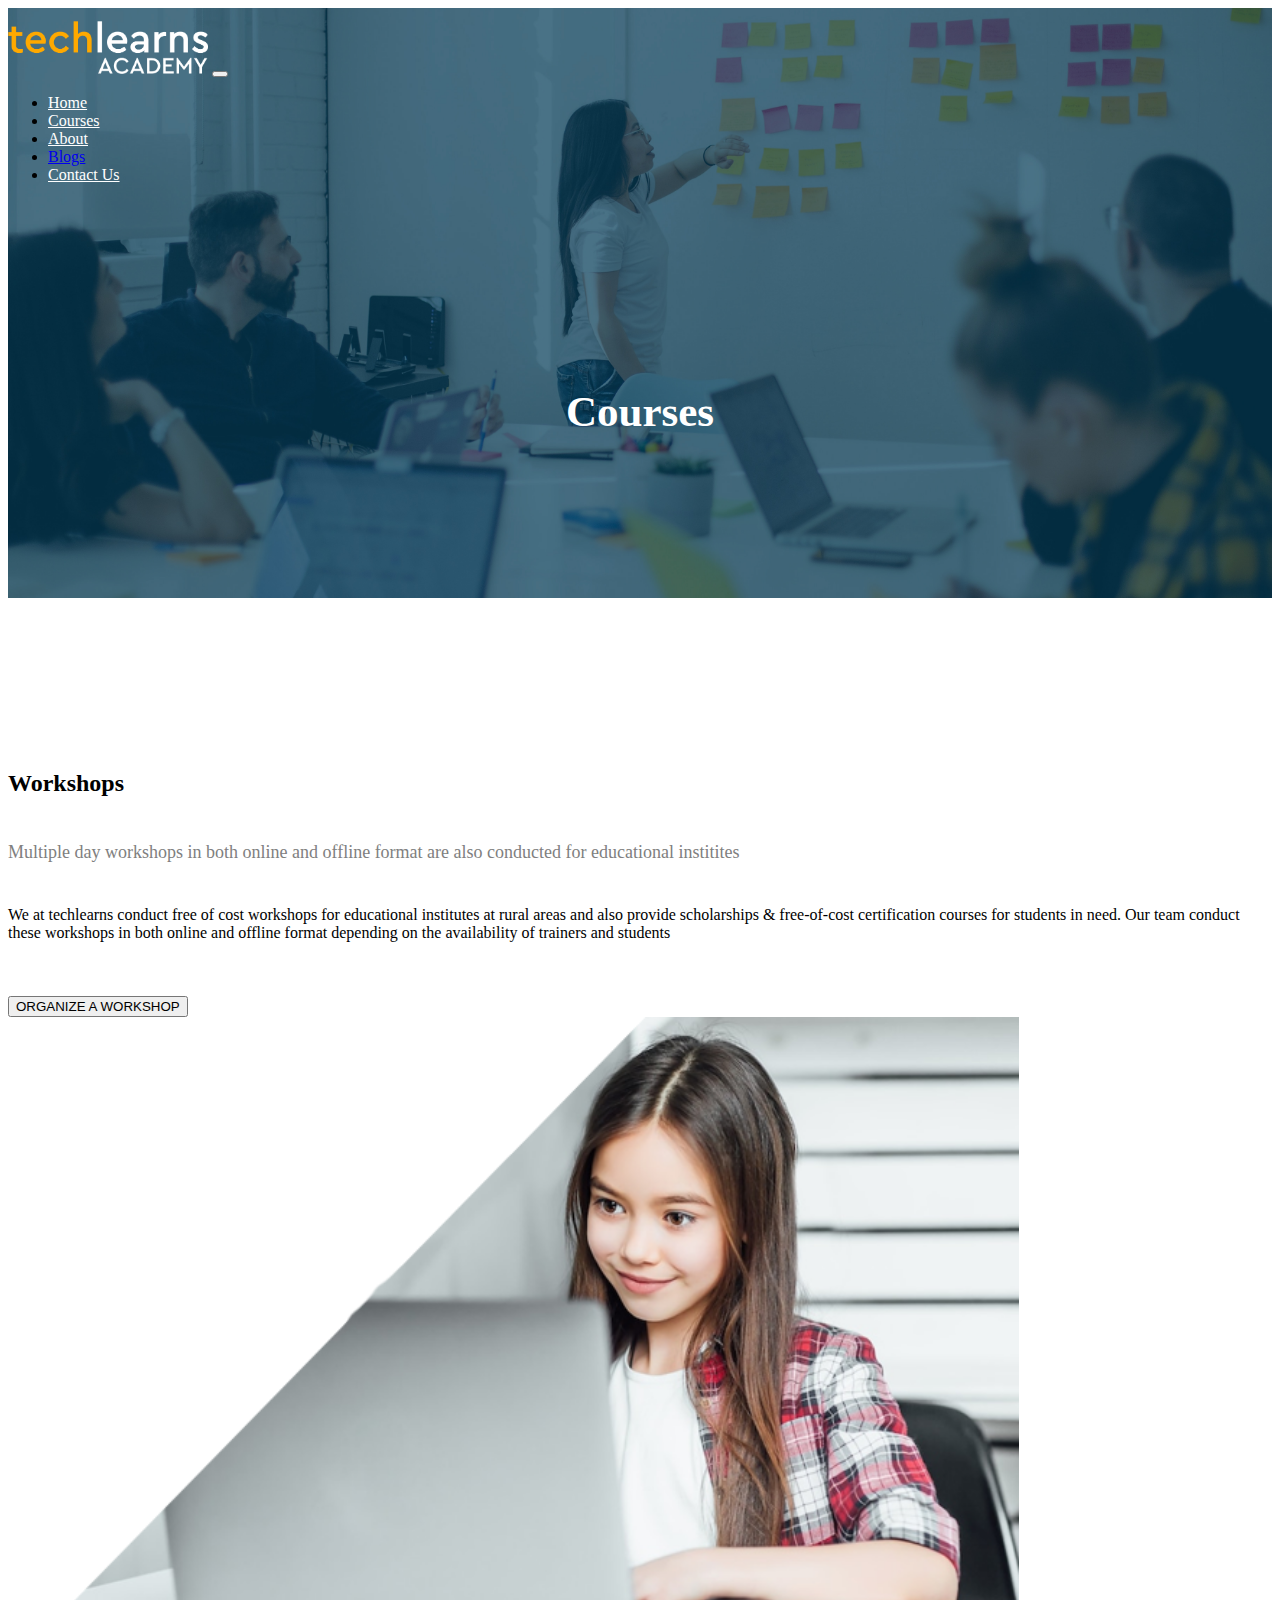
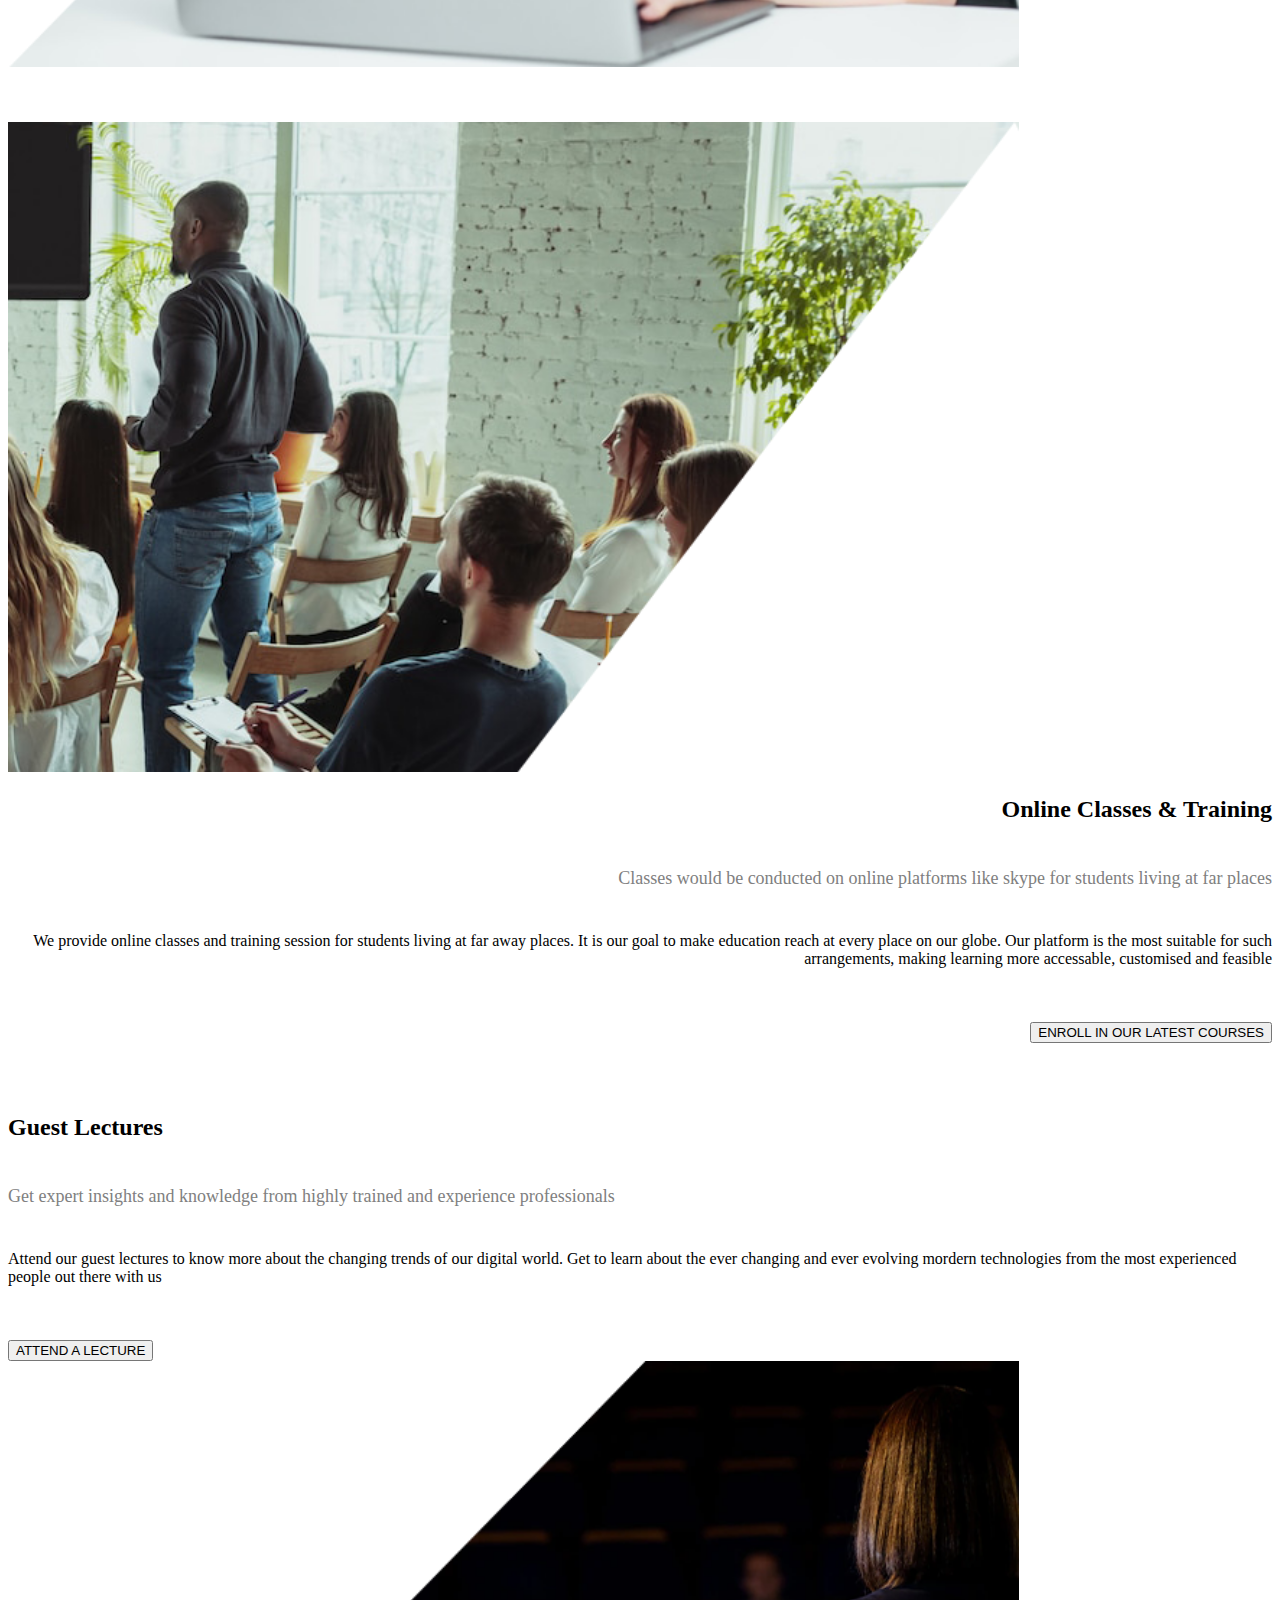
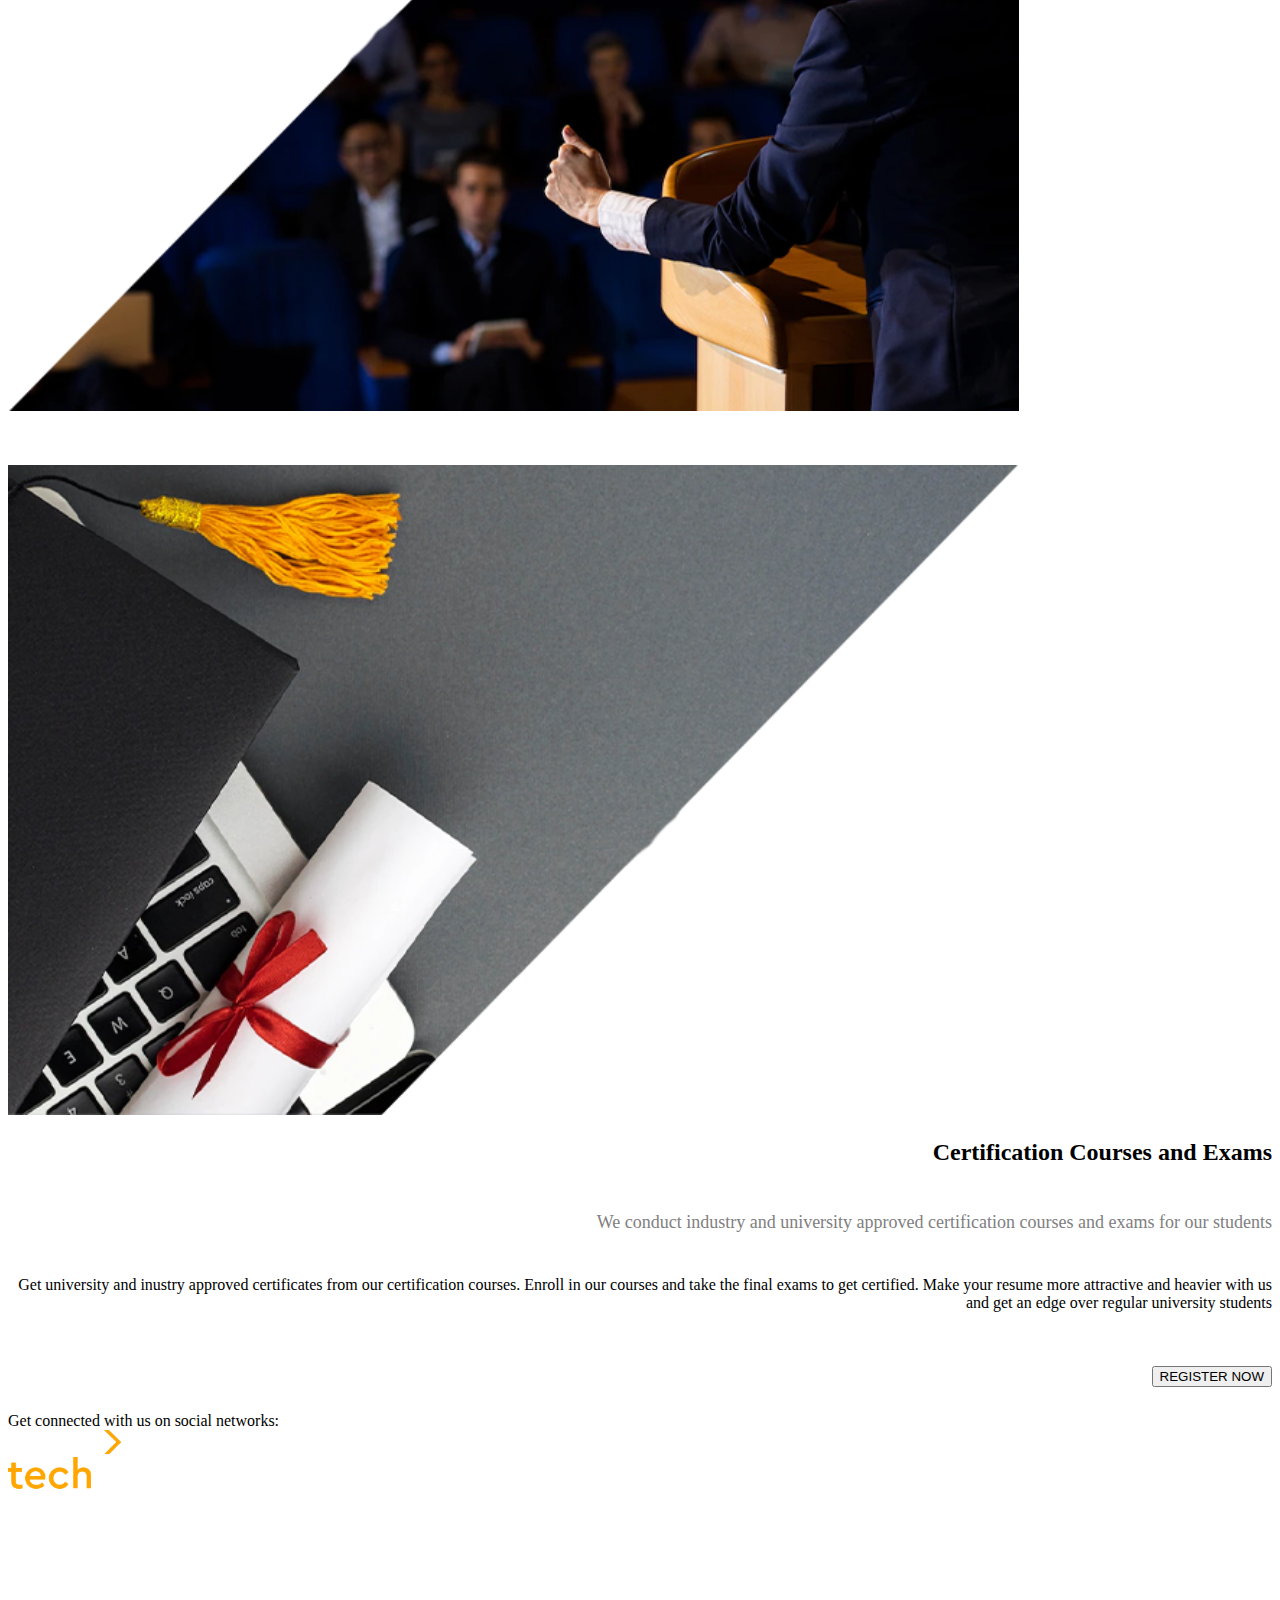
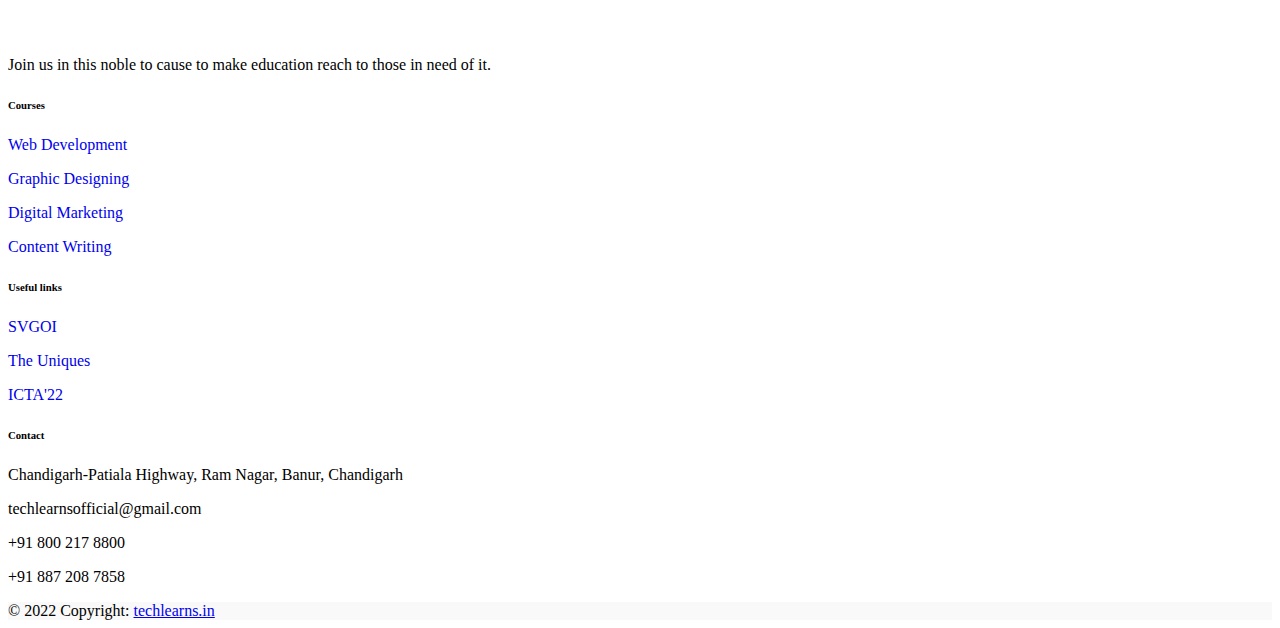
<file: techlearns/courses.html>
<!doctype html>
<html lang="en">

<head>
    <!-- Required meta tags -->
    <meta charset="utf-8">
    <meta name="viewport" content="width=device-width, initial-scale=1">

    <!-- Bootstrap CSS -->
    <link href="https://cdn.jsdelivr.net/npm/bootstrap@5.0.2/dist/css/bootstrap.min.css" rel="stylesheet"
        integrity="sha384-EVSTQN3/azprG1Anm3QDgpJLIm9Nao0Yz1ztcQTwFspd3yD65VohhpuuCOmLASjC" crossorigin="anonymous">
    <style>
        header {

            background-image: url('Cover2.jpg');
            background-size: cover;
            background-repeat: no-repeat;
            background-position: center
        }

        .headertext {
            padding-top: 10%;
            padding-bottom: 10%;
            color: white;
            font-weight: bold;

        }

        .contentsubhead {
            color: grey;
            font-size: large;
            font-weight: normal;
            padding-top: 2%;
            padding-bottom: 2%;
        }

        .sectionbutton {
            margin-top: 3%;

        }

        .section {
            padding-top: 10%;
        }

        .subsection {
            padding-top: 2%;
            padding-bottom: 2%;
        }

        footer p a {
            text-decoration: none;
        }

        .navlogo {
            width: 200px;
        }

        @media only screen and (max-width:425px) {
            .navlogo {
                width: 100px;
            }
            .contenthead{
                text-align: center;
            }
            .subsection p{
                text-align: justify;
            }
            .subsection{
                padding-top: 5%;
                padding-bottom: 5%;
            }
            .random{
                padding-top: 3%;
                padding-bottom: 3%;
            }
        }
    </style>
    <title>Courses</title>
</head>

<body>

    <header>
        <nav class="navbar navbar-dark navbar-expand-lg bg-transparent " style="padding-top: 1%;padding-bottom: 2%;">
            <div class="container">
                <a class="navbar-brand" href="index.html"><img src="Logo Alternate.png" alt="" srcset=""
                        class="navlogo"></a>
                <button class="navbar-toggler" type="button" data-bs-toggle="collapse" data-bs-target="#navmenu">
                    <span class="navbar-toggler-icon"></span>
                </button>
                <div class="collapse navbar-collapse" id="navmenu">
                    <ul class="navbar-nav ms-auto">
                        <li class="nav-item">
                            <a href="../index.html" class="nav-link active" style="color:white">Home</a>
                        </li>
                        <li class="nav-item">
                            <a href="courses.html" class="nav-link" style="color: white">Courses</a>
                        </li>
                        <li class="nav-item">
                            <a href="../About Us/AboutUs.html" class="nav-link" style="color:white;">About</a>
                        </li>
                         <li class="nav-item">
                <a class="nav-link" href="../TechLearns Blog/blog.php">Blogs</a>
              </li>
                        <li class="nav-item">
                            <a href="../about/index.html" class="nav-link" style="color:white;">Contact Us</a>
                        </li>
                    </ul>
                </div>
            </div>
        </nav>
        <div class="row d-flex align-items-center">
            <div class="col-lg-12 col-md-12 col-sm-12">
                <div class="container headertext">
                    <center>
                        <h2 style="font-size: 43px;">Courses</h2>
                    </center>
                </div>
            </div>
        </div>
    </header>
    <main>
        <div class="section">
            <div class="container">
                <div class="row subsection">
                    <div class="col-lg-6 d-flex justify-content-center">
                        <div class="random">
                            <h2 class="contenthead">Workshops</h2>
                            <p class="contentsubhead">
                                Multiple day workshops in both online and offline format are also conducted for
                                educational
                                institites</p>

                            <p>We at techlearns conduct free of cost workshops for educational institutes at rural areas
                                and
                                also provide scholarships & free-of-cost certification courses for students in need. Our
                                team conduct these workshops in both online and offline format depending on the
                                availability
                                of trainers and students</p>
                            <button class="btn btn-outline-dark sectionbutton">ORGANIZE A WORKSHOP</button>
                        </div>
                    </div>
                    <div class="col-lg-6 d-flex justify-content-end align-items-center">
                        <img src="qwe.png" alt="" srcset="" width="80%">
                    </div>
                </div>
                <div class="row subsection">
                    <div class="col-lg-6 d-flex justify-content-start align-items-center">
                        <img src="sem231.png" alt="" srcset="" width="80%">
                    </div>
                    <div class="col-lg-6 d-flex justify-content-center align-items-center" style="text-align: right;">
                        <div class="random">
                            <h2 class="contenthead">Online Classes & Training</h2>
                            <p class="contentsubhead">
                                Classes would be conducted on online platforms like skype for students living at far
                                places</p>

                            <p>We provide online classes and training session for students living at far away places. It
                                is our goal to make education reach at every place on our globe. Our platform is the
                                most suitable for such arrangements, making learning more accessable, customised and
                                feasible</p>
                            <button class="btn btn-outline-dark sectionbutton">ENROLL IN OUR LATEST COURSES</button>
                        </div>
                    </div>
                </div>
                <div class="row subsection">
                    <div class="col-lg-6 d-flex justify-content-center">
                        <div class="random">
                            <h2 class="contenthead">Guest Lectures</h2>
                            <p class="contentsubhead">
                                Get expert insights and knowledge from highly trained and experience professionals</p>

                            <p>Attend our guest lectures to know more about the changing trends of our digital world.
                                Get to learn about the ever changing and ever evolving mordern technologies from the
                                most experienced people out there with us </p>
                            <button class="btn btn-outline-dark sectionbutton">ATTEND A LECTURE</button>
                        </div>
                    </div>
                    <div class="col-lg-6 d-flex justify-content-end align-items-center">
                        <img src="guest2.png" alt="" srcset="" width="80%">
                    </div>
                </div>
                <div class="row subsection">
                    <div class="col-lg-6 d-flex justify-content-start align-items-center">
                        <img src="cert2.png" alt="" srcset="" width="80%">
                    </div>
                    <div class="col-lg-6 d-flex justify-content-center align-items-center" style="text-align: right;">
                        <div class="random">
                            <h2 class="contenthead">Certification Courses and Exams</h2>
                            <p class="contentsubhead">
                                We conduct industry and university approved certification courses and exams for our
                                students</p>

                            <p>Get university and inustry approved certificates from our certification courses. Enroll
                                in our courses and take the final exams to get certified. Make your resume more
                                attractive and heavier with us and get an edge over regular university students</p>
                            <button class="btn btn-outline-dark sectionbutton">REGISTER NOW</button>
                        </div>
                    </div>
                </div>
            </div>
        </div>
    </main>
    <footer>
        <!-- Footer -->
        <footer class="text-center text-lg-start bg-dark text-light">
            <!-- Section: Social media -->
            <section class="d-flex justify-content-center justify-content-lg-between p-4 border-bottom">
                <!-- Left -->
                <div class="me-5 d-none d-lg-block">
                    <span>Get connected with us on social networks:</span>
                </div>
                <!-- Left -->

                <!-- Right -->
                <div>
                    <a href="" class="me-4 link-secondary">
                        <i class="fab fa-facebook-f"></i>
                    </a>
                    <a href="" class="me-4 link-secondary">
                        <i class="fab fa-twitter"></i>
                    </a>
                    <a href="" class="me-4 link-secondary">
                        <i class="fab fa-google"></i>
                    </a>
                    <a href="" class="me-4 link-secondary">
                        <i class="fab fa-instagram"></i>
                    </a>
                    <a href="" class="me-4 link-secondary">
                        <i class="fab fa-linkedin"></i>
                    </a>
                    <a href="" class="me-4 link-secondary">
                        <i class="fab fa-github"></i>
                    </a>
                </div>
                <!-- Right -->
            </section>
            <!-- Section: Social media -->

            <!-- Section: Links  -->
            <section class="">
                <div class="container text-center text-md-start mt-5">
                    <!-- Grid row -->
                    <div class="row mt-3">
                        <!-- Grid column -->
                        <div class="col-md-3 col-lg-4 col-xl-3 mx-auto mb-4">
                            <!-- Content -->
                            <img src="Logo2 Alternate.png" alt="" width="200" style="padding-bottom:10% ;">
                            <p>

                                Join us in this noble to cause to make education reach to those in need of it.
                            </p>
                        </div>
                        <!-- Grid column -->

                        <!-- Grid column -->
                        <div class="col-md-2 col-lg-2 col-xl-2 mx-auto mb-4">
                            <!-- Links -->
                            <h6 class="text-uppercase fw-bold mb-4">
                                Courses
                            </h6>
                            <p>
                                <a href="#!" class="text-reset">Web Development</a>
                            </p>
                            <p>
                                <a href="#!" class="text-reset">Graphic Designing</a>
                            </p>
                            <p>
                                <a href="#!" class="text-reset">Digital Marketing</a>
                            </p>
                            <p>
                                <a href="#!" class="text-reset">Content Writing</a>
                            </p>
                        </div>
                        <!-- Grid column -->

                        <!-- Grid column -->
                        <div class="col-md-3 col-lg-2 col-xl-2 mx-auto mb-4">
                            <!-- Links -->
                            <h6 class="text-uppercase fw-bold mb-4">
                                Useful links
                            </h6>
                            <p>
                                <a href="www.sviet.ac.in" class="text-reset">SVGOI</a>
                            </p>
                            <p>
                                <a href="www.theuniques.in" class="text-reset">The Uniques</a>
                            </p>
                            <p>
                                <a href="ww.icta.in" class="text-reset">ICTA'22</a>
                            </p>
                            <p>
                                <a href="#!" class="text-reset"></a>
                            </p>
                        </div>
                        <!-- Grid column -->

                        <!-- Grid column -->
                        <div class="col-md-4 col-lg-3 col-xl-3 mx-auto mb-md-0 mb-4">
                            <!-- Links -->
                            <h6 class="text-uppercase fw-bold mb-4">Contact</h6>
                            <p><i class="fas fa-home me-3 text-secondary"></i>Chandigarh-Patiala Highway, Ram Nagar,
                                Banur, Chandigarh</p>
                            <p>
                                <i class="fas fa-envelope me-3 text-secondary"></i>
                                techlearnsofficial@gmail.com
                            </p>
                            <p><i class="fas fa-phone me-3 text-secondary"></i> +91 800 217 8800</p>
                            <p><i class="fas fa-print me-3 text-secondary"></i> +91 887 208 7858</p>
                        </div>
                        <!-- Grid column -->
                    </div>
                    <!-- Grid row -->
                </div>
            </section>
            <!-- Section: Links  -->

            <!-- Copyright -->
            <div class="text-center p-4" style="background-color: rgba(0, 0, 0, 0.025);">
                © 2022 Copyright:
                <a class="text-reset fw-bold" href="https://mdbootstrap.com/">techlearns.in</a>
            </div>
            <!-- Copyright -->
        </footer>
        <!-- Footer -->
    </footer>
    <script src="https://cdn.jsdelivr.net/npm/bootstrap@5.0.2/dist/js/bootstrap.bundle.min.js"
        integrity="sha384-MrcW6ZMFYlzcLA8Nl+NtUVF0sA7MsXsP1UyJoMp4YLEuNSfAP+JcXn/tWtIaxVXM"
        crossorigin="anonymous"></script>


</body>

</html>
</file>
<file: About Us/aboutusstyle.css>
header {

    background-image: url('Cover.jpg');
    background-size: cover;
    background-repeat: no-repeat;
    background-position: center
}

.headertext {
    padding-top: 10%;
    padding-bottom: 10%;
    color: white;
    font-weight: bold;

}

.webheading {
    font-size: 39px;
    font-weight: bolder;
    /* border-bottom: 1px solid black; */
    padding-bottom: 5%;
    /* border-bottom: 2px solid black; */
    margin-bottom: 10%;
}

.section2 {
    padding-top: 3%;
    padding-bottom: 5%;
}

.section3 {
    padding-top: 3%;
    padding-bottom: 3%;
}

h3 {
    font-size: 39px;
    font-weight: bolder;
}

.columnhead {
    padding-top: 7%;
    padding-bottom: 3%;
}

.columnpara {
    padding-top: 5%;
    font-size: large;
    padding-right: 15%;
    text-align: justify;
}

.goalbutton {
    margin-top: 5%;
}

.name {
    font-weight: bold;
}

.designation {
    color: grey;
    padding-bottom: 3%;
}

.description {
    text-align: justify;
}

.teams {
    padding-bottom: 3%;
}

.achrow {
    padding-bottom: 5%;
}

.trainerrow {
    padding-top: 3%;
}

/* Counter CSS From Here */
.counter-box {
    display: block;
    background: #f6f6f6;
    padding: 40px 20px 37px;
    text-align: center
}

.counter-box p {
    margin: 5px 0 0;
    padding: 0;
    color: white;
    font-size: 18px;
    font-weight: 500
}

.counter-box i {
    font-size: 60px;
    margin: 0 0 15px;
    color: #d2d2d2
}

.counter {
    display: block;
    font-size: 32px;
    font-weight: 700;
    color: white;
    line-height: 28px
}

.counter-box {
    background: #3acf87;
    color: #fff
}

.counter-box.colored p,
.counter-box.colored i,
.counter-box.colored .counter {
    color: #fff
}

/*  */
header {

    background-image: url('Cover.jpg');
    background-size: cover;
    background-repeat: no-repeat;
    background-position: center
}

.headertext {
    padding-top: 10%;
    padding-bottom: 10%;
    color: white;
    font-weight: bold;

}

.webheading {
    font-size: 39px;
    font-weight: bolder;
    /* border-bottom: 1px solid black; */
    padding-bottom: 5%;
    /* border-bottom: 2px solid black; */
    margin-bottom: 10%;
}

.section2 {
    padding-top: 3%;
    padding-bottom: 5%;
}

.section3 {
    padding-top: 3%;
    padding-bottom: 3%;
}

h3 {
    font-size: 39px;
    font-weight: bolder;
}

.columnhead {
    padding-top: 7%;
    padding-bottom: 3%;
}

.columnpara {
    padding-top: 5%;
    font-size: large;
    padding-right: 15%;
    text-align: justify;
}

.goalbutton {
    margin-top: 5%;
}

.name {
    font-weight: bold;
}

.designation {
    color: grey;
    padding-bottom: 3%;
}

.description {
    text-align: justify;
}

.teams {
    padding-bottom: 3%;
}

.achrow {
    padding-bottom: 5%;
}

.trainerrow {
    padding-top: 3%;
}

/* Counter CSS From Here */
.counter-box {
    display: block;
    background: #f6f6f6;
    padding: 40px 20px 37px;
    text-align: center
}

.counter-box p {
    margin: 5px 0 0;
    padding: 0;
    color: white;
    font-size: 18px;
    font-weight: 500
}

.counter-box i {
    font-size: 60px;
    margin: 0 0 15px;
    color: #d2d2d2
}

.counter {
    display: block;
    font-size: 32px;
    font-weight: 700;
    color: white;
    line-height: 28px
}

.counter-box {
    background: #3acf87;
    color: #fff
}

.counter-box.colored p,
.counter-box.colored i,
.counter-box.colored .counter {
    color: #fff
}

footer p a {
    text-decoration: none;
    padding-top: 3%;
}
main{
    padding-bottom: 3%;
}
</file>
<file: techlearns/style2.css>
body{    
  font-family: 'Roboto Condensed', sans-serif;
  overflow-x: hidden;
  padding-left: 50px;
  
}
.t1,.t2,.t3,.t4,.t5{
  position: relative;
  top:153px;
}
.l1,.l2,.l3,.l4,.l5{
  position: relative;
  top:3px;
}
.d1{
  
  color: rgb(188, 172, 31);
}
.d1:hover{
  color: rgb(27, 128, 128);
}
.t2{
  top:190px;
}
.l2{
  top:200px;
}
.t3{
  top:63px;
}
.l3{
  top:63px;
}
.t4{
  top:190px;
}
.l4{
  top:190px;
}
.t5{
  top:186px;
}
.l5{
  top:184px;
}
.im1,.im2,.im3,.im4,.im5{
  position: relative;
  top: 94px;
  right:-51px ;
 }
 .im2{
  top: 124px;
  left: 0;

 }
 .im3{
  top: 132px;
  left: 1px;

 }
 .im4{
  top: 103px;
  right: 3px;

 } .im5{
  top: 106pxpx;
  right: 3px;

 }

@media screen and (min-width:1024px) {
  .im6,.im7,.im8,.im9,.im10{
   display: none;
  }
  footer{
    margin-left: -50px;
   }
 }
 @media screen and (max-width:768px) {
 .im1,.im2,.im3,.im4,.im5{
  display: none;
 }
}
/* ////////////////////////////////////////// */
/* responsive for small laptop*/
 @media screen and (max-width:1024px)and (min-width:768px) {
 
   body{
    overflow-x: hidden;
   }
   .l1,.l2,.l3,.l4,.l5{
    display: none;
   }
   .t1,.t2,.t3,.t4,.t5{
    margin-top:10px;
    width: 480px;
  }
   .im1{
    position: relative;
    top: 90px;
    left: 58px;
   }
   .t1{
    position: relative;
    top: 98px;
    left: -11px;
  
   }
   .l1{
    position: relative;
    top: 0px;
    left: 8px;
   }
   .im2{
    position: relative;
    top: 142px;
   }
   .t2{
    position: relative;
    top: 138px;
    left: -39px;

   }
   .l2{ 
     position: relative;
    top: 125px;
    left: -56px;
  }
   .im3{
    position: relative;
    top: 147px;
   }
   .t3{
    position: relative;
    top: 40px;
    left: -40px;
   
  }
  
   .l3{
    position: relative;
    top: 33px; 
     left: -58px;
  } 
   .im4{
    position: relative;
    top: 44px;
   }
   .t4{
    position: relative;
    top: 66px;
    left: -11px;
   }

   .l4{
    position: relative;
    top: 56px;
    left: -3px;
   } 
   .im5{
    position: relative;
    top: 53px;
   }
   .t5{
    position: relative;
    top: 51px;
    left: -2px;
   }
   .l5{
    position: relative;
    top: 54px;
    left: -3px;
   }
   .con2{
    margin-top: 200px;
    align-items: center;
   }
   .foot{
    position: relative;
    top: 60px;
   }
   
}   

/* ////////////////////////////////////////// */
/* responsive for tablet*/
 @media screen and (max-width:768px)and (min-width:426px) {
  body{
    padding-left: 10px;
  }
  .im6,.im7,.im8,.im9,.im10{
    width: 480px;
    padding-left: 20px;
   }
   .t1,.t2,.t3,.t4,.t5{
    margin-top:10px;
    width: 425px;
  }
   .im6{
    position: relative;
    top: -1853px;
   }
   .t1{
    position: relative;
    top: 111px;
    left: 492px;
  
   }
   .l1{
    position: relative;
    top: 91px;
    left: 414px;
    display: none;
   }
   .im7{
    position: relative;
    top: -1695px;
    right: -351px;
   }
   .t2{
    position: relative;
    top: 142px;
    left: -383px;

   }
   .l2{ 
     position: relative;
    top: 100px;
    left: 0px;
    display: none;

  }
   .im8{
    position: relative;
    top: -1561px;
   }
   .t3{
    position: relative;
    top: 92px;
    left: 117px;
   
  }
  
   .l3{
    position: relative;
    top: 8px; 
     left: 38px;
     display: none;

  } 
   .im9{
    position: relative;
    top: -1456px;
    right:-353px;
   }
   .t4{
    position: relative;
    top: 123px;
    left: -18px;
   }

   .l4{
    position: relative;
    top: 0px;
    display: none;

   } 
   .im10{
    position: relative;
    top: -1355px;
   }
   .t5{
    position: relative;
    top: 135px;
    left: 492px;
   }
   .l5{
    position: relative;
    top: 23px;
    left: 414px;
    display: none;

   }
   /* .con2{
    margin-top: 200px;
    align-items: center;
   }
   .c1{
    position: relative;
    top: -1319px;
    left:50px
   }
   .s1{
    position: relative;
    top:-1368px;
    left: 47px;
   } */
   
   footer{
    /* position: relative; */
    /* top:-1323px; */
   margin-left: -9.5px;
    margin-top: -1416px;
    width: 114%;

   } 
   
}  
/* ////////////////////////////////////////// */
/* responsive for large mobile */
  @media screen and (max-width:426px)and (min-width:376px) {
    body{
      padding-left: 20px;
    }
  .im6,.im7,.im8,.im9,.im10{
    width: 380px;
    padding-left: -1px;
   }
   .t1,.t2,.t3,.t4,.t5{
    /* margin-top:10px; */
    width: 100%;
  }
  h2,p{
    width: 350px;
  }
  .im6{
    position: relative;
    top: -1833px;
  }
  .t1{
    position: relative;
    top: 355px;
    left: -30px;
  
   }
   .l1{
    position: relative;
    top: -5px;
   }
   .im7{
    position: relative;
    top: -1367px;
   }
   .t2{
    position: relative;
    top: 646px;
    left: -31px;

   }
   .l2{ 
     position: relative;
    top: 647px;
    left: 0px;
  }
   .im8{
    position: relative;
    top: -944px;
   }
   .t3{
    position: relative;
    top: 828px;
    left: -31px;
   
  }
  
   .l3{
    position: relative;
    top: 828px; 
     left: 0px;
  } 
   .im9{
    position: relative;
    top: -579px;
   }
   .t4{
    position: relative;
    top: 1054px;
    left: -18px;
   }
   .l4{
    position: relative;
    top: 1054px;
   } 
   .im10{
    position: relative;
    top: -215px;
   }
   .t5{
    position: relative;
    top: 1299px;
    left: -17px;
   }
   .l5{
    position: relative;
    top: 1300px;
   }
   /* .foot{
    position: relative;
    top: 0px;;
   } */
   /* .con2{
    margin-top: 200px;
    align-items: center;
   }
   .s1{
    position: relative;
  
    left: -5px;
    overflow-x: hidden;
   } */
   footer{
    position: relative;
    width: 105.1%;
    left: -21px;
    
   }
   .foot{
    padding-left: 30px;
   }
}  
/* /////////////////////////////////////////////////// */
/* responsive for medium mobile */
 @media screen and (max-width:376px) and (min-width:320px)  {
  body{
    padding: 20px;
  }
  .im6,.im7,.im8,.im9,.im10{
    width: 360px;
   }
   .t1,.t2,.t3,.t4,.t5{
    margin-top:10px;
    width: 280px;
  }
  h2,p{
    width: 350px;
  }
   .im6{
    position: relative;
    top: -1836px;
   }
   .t1{
    position: relative;
    top: 339px;
    left: -38px;
  
   }
   .l1{
    position: relative;
    top: -13px;
   }
   .im7{
    position: relative;
    top: -1340px;
   }
   .t2{
    position: relative;
    top: 593px;
    left: -45px;
  
   }
   .l2{ 
     position: relative;
    top: 586px;
    left: -21px;
  }
   .im8{
    position: relative;
    top: -914px;
   }
   .t3{
    position: relative;
    top: 746px;
    left: -52px;
   
  }
  
   .l3{
    position: relative;
    top: 732px; 
     left: -22px;
  } 
   .im9{
    position: relative;
    top: -508px;
   }
   .t4{
    position: relative;
    top: 954px;
    left: -42px;
   }
   .l4{
    position: relative;
    top: 945px;
   } 
   .im10{
    position: relative;
    top: -123px;
   }
   .t5{
    position: relative;
    top: 1182px;
    left: -37px;
   }
   .l5{
    position: relative;
    top: 1178px;
   }
   /* .con2{
    margin-top: 200px;
    align-items: center;
   } */

   footer{
    margin-top: 129px;
    margin-left: -20px;
    width: 119.1%;
    /* position: relative; */
    /* top: 200px; */

   }
} 
/* //////////////////////////////////////////// */
@media screen and (max-width:321px) {
  body{
    max-width:320px ;
    overflow-x: hidden;
  }
  p,h2{
    width: 270px;
  }
  .t1,.t2,.t3,.t4,.t5{
    margin-top:10px;
    position: relative;
    left: -16px;
  }
 .im1,.im2,.im3,.im4,.im5{
  display: none;
 }
 .im6,.im7,.im8,.im9,.im10{
  width: 270px;  

 }
 .im6{
  position: relative;
  top: -2238px;
  left:5px;
 }
 .t1{
  top: 233px;
  left: -41px;

 }
 .l1{
  position: relative;
  top: -10px;
 }
 .im7{
  position: relative;
  top: -1745px;
 }
 .t2{
  position: relative;
  top: 430px;
  left: -40px;

 }
 .l2{ 
   position: relative;
  top: 418px;
  left: -41px;
}
 .im8{
  position: relative;
  top: -1291px;
 }
 .t3{
  position: relative;
  top: 509px;
  left: -41px;
 
}

 .l3{
  position: relative;
  top: 504px; 
   left: -41px;
} 
 .im9{
  position: relative;
  top: -862px;
 }
 .t4{
  position: relative;
  top: 650px;
  left: -40px;
 }
 .l4{
  position: relative;
  top: 641px;
  left: -41px;
 } 
 .im10{
  position: relative;
  top: -404px;
 }
 .t5{
  position: relative;
  top: 805px;
  left: -39px;
 }
 .l5{
  position: relative;
  top: 796px;
  left: -41px;
 }
 /* .con2{
  margin-top: 200px;
  align-items: center;
 } */
 footer {
  margin-top: -95pX;
  margin-left: -20pX;
  width: 114.4%
 }

} 

/* card */
/* ------------ GOOGLE FONTS ------------ */
@import url('https://fonts.googleapis.com/css2?family=Poppins:wght@400;500;600&display=swap');

/* ------------ VARIABLES ------------ */
:root{
  /* FONT */
  --font: 'Poppins', sans-serif;

  /* COLORS */
  --color: #9176FF;
  --bg-color: #f4f4f4;
}

/* ------------ BASE ------------ */


/* ----------- SLIDER ------------ */
.swiper{
  width: 100%;
}

.swiper-wrapper{
  width: 100%;
  height: 35em;
  display: flex;
  align-items: center;
}

.card{
  width: 20em;
  height: 90%;
  background-color: #fff;
  border-radius: 2em;
  box-shadow: 0 0 2em rgba(0, 0, 0, .2);
  padding: 2em 1em;

  display: flex;
  align-items: center;
  flex-direction: column;

  margin: 0 2em;
}

.swiper-slide:not(.swiper-slide-active){
  filter: blur(1px);
}

.card__image{
  width: 10em;
  height: 10em;
  border-radius: 50%;
  border: 5px solid var(--color);
  padding: 3px;
  margin-bottom: 2em;
}

.card__image img{
  width: 100%;
  height: 100%;
  border-radius: 50%;
  object-fit: cover;
}

.card__content{
  display: flex;
  align-items: center;
  flex-direction: column;
}

.card__title{
  font-size: 1.5rem;
  font-weight: 500;
  position: relative;
  top: .2em;
}

.card__name{
  color: var(--color);
}

.card__text{
  text-align: center;
  font-size: 1.1rem;
  margin: 1em 0;
}

.card__btn{
  background-color: var(--color);
  color: #fff;
  font-size: 1rem;
  text-transform: uppercase;
  font-weight: 600;
  border: none;
  padding: .5em;
  border-radius: .5em;
  margin-top: .5em;
  cursor: pointer;
}

/* slider */

        /* body { background-image: url(ur.jpg);} */
        h1 { margin:150px auto 30px auto; text-align:center; color:#fff;}
   
            .hi-slide { position: relative; width: 754px; height: 292px; margin: 115px auto 0; }
            
.hi-slide .hi-next,
.hi-slide .hi-prev 
            { position: absolute;
              top: 50%; 
              width: 40px;
              height: 40px; 
              margin-top: -20px;     
                border-radius: 50px; 
                 
                
              line-height: 40px;
              text-align: center; 
              cursor: pointer;
              background-color: #fff; 
              color: black;               
              transition: all 0.6s;
              font-size: 20px; 
                font-weight: bold;
            }
           .hi-slide .hi-next:hover, 
            .hi-slide .hi-prev:hover 
            {
            opacity: 1; 
            background-color: #fff;  
            }
            
           .hi-slide .hi-prev { left: -60px; }
            
    .hi-slide .hi-prev::before { content: '<'; }
    .hi-slide .hi-next { right: -60px; }
    .hi-slide .hi-next::before { content: '>'; }
    
            .hi-slide > ul
                    { 
                        list-style: none; 
                        position: relative;
                        width: 754px; 
                        height: 292px; 
                        margin: 0;
                        padding: 0;
            }
            
            
        .hi-slide > ul > li {
            overflow: hidden; 
            position: absolute; 
            z-index: 0; 
            left: 377px;
            top: 146px; 
            width: 0; 
            height: 0; 
            margin: 0; 
            padding: 0;
            border: 3px solid #fff;              
            background-color: #333; 
            cursor: pointer; }
            
        .hi-slide > ul > li > img { width: 100%; height: 100%; background-position: center;}
</file>
<file: techlearns/css/flaticon.css>
/*
  	Flaticon icon font: Flaticon
  	Creation date: 04/01/2019 13:45
  	*/


@font-face {
  font-family: "Flaticon";
  src: url("../fonts/flaticon/font/Flaticon.eot");
  src: url("../fonts/flaticon/font/Flaticon.eot?#iefix") format("embedded-opentype"),
       url("../fonts/flaticon/font/Flaticon.woff") format("woff"),
       url("../fonts/flaticon/font/Flaticon.ttf") format("truetype"),
       url("../fonts/flaticon/font/Flaticon.svg#Flaticon") format("svg");
  font-weight: normal;
  font-style: normal;
}

@media screen and (-webkit-min-device-pixel-ratio:0) {
  @font-face {
    font-family: "Flaticon";
    src: url("../fonts/flaticon/font/Flaticon.svg#Flaticon") format("svg");
  }
}

[class^="flaticon-"]:before, [class*=" flaticon-"]:before,
[class^="flaticon-"]:after, [class*=" flaticon-"]:after {   
  font-family: Flaticon;
  font-style: normal;
  font-weight: normal;
  font-variant: normal;
  text-transform: none;
  line-height: 1;

  /* Better Font Rendering =========== */
  -webkit-font-smoothing: antialiased;
  -moz-osx-font-smoothing: grayscale;
}

.flaticon-wedding-car:before { content: "\f100"; }
.flaticon-car:before { content: "\f101"; }
.flaticon-suv:before { content: "\f102"; }
.flaticon-transportation:before { content: "\f103"; }
.flaticon-route:before { content: "\f104"; }
.flaticon-handshake:before { content: "\f105"; }
.flaticon-rent:before { content: "\f106"; }
.flaticon-dashboard:before { content: "\f107"; }
.flaticon-pistons:before { content: "\f108"; }
.flaticon-car-seat:before { content: "\f109"; }
.flaticon-backpack:before { content: "\f10a"; }
.flaticon-diesel:before { content: "\f10b"; }s
</file>
<file: techlearns/css/icomoon.css>
@font-face {
  font-family: 'icomoon';
  src:  url('../fonts/icomoon/icomoon.eot?6tt51o');
  src:  url('../fonts/icomoon/icomoon.eot?6tt51o#iefix') format('embedded-opentype'),
    url('../fonts/icomoon/icomoon.ttf?6tt51o') format('truetype'),
    url('../fonts/icomoon/icomoon.woff?6tt51o') format('woff'),
    url('../fonts/icomoon/icomoon.svg?6tt51o#icomoon') format('svg');
  font-weight: normal;
  font-style: normal;
}

[class^="icon-"], [class*=" icon-"] {
  /* use !important to prevent issues with browser extensions that change fonts */
  font-family: 'icomoon' !important;
  speak: none;
  font-style: normal;
  font-weight: normal;
  font-variant: normal;
  text-transform: none;
  line-height: 1;

  /* Better Font Rendering =========== */
  -webkit-font-smoothing: antialiased;
  -moz-osx-font-smoothing: grayscale;
}

.icon-asterisk:before {
  content: "\f069";
}
.icon-plus:before {
  content: "\f067";
}
.icon-question:before {
  content: "\f128";
}
.icon-minus:before {
  content: "\f068";
}
.icon-glass:before {
  content: "\f000";
}
.icon-music:before {
  content: "\f001";
}
.icon-search:before {
  content: "\f002";
}
.icon-envelope-o:before {
  content: "\f003";
}
.icon-heart:before {
  content: "\f004";
}
.icon-star:before {
  content: "\f005";
}
.icon-star-o:before {
  content: "\f006";
}
.icon-user:before {
  content: "\f007";
}
.icon-film:before {
  content: "\f008";
}
.icon-th-large:before {
  content: "\f009";
}
.icon-th:before {
  content: "\f00a";
}
.icon-th-list:before {
  content: "\f00b";
}
.icon-check:before {
  content: "\f00c";
}
.icon-close:before {
  content: "\f00d";
}
.icon-remove:before {
  content: "\f00d";
}
.icon-times:before {
  content: "\f00d";
}
.icon-search-plus:before {
  content: "\f00e";
}
.icon-search-minus:before {
  content: "\f010";
}
.icon-power-off:before {
  content: "\f011";
}
.icon-signal:before {
  content: "\f012";
}
.icon-cog:before {
  content: "\f013";
}
.icon-gear:before {
  content: "\f013";
}
.icon-trash-o:before {
  content: "\f014";
}
.icon-home:before {
  content: "\f015";
}
.icon-file-o:before {
  content: "\f016";
}
.icon-clock-o:before {
  content: "\f017";
}
.icon-road:before {
  content: "\f018";
}
.icon-download:before {
  content: "\f019";
}
.icon-arrow-circle-o-down:before {
  content: "\f01a";
}
.icon-arrow-circle-o-up:before {
  content: "\f01b";
}
.icon-inbox:before {
  content: "\f01c";
}
.icon-play-circle-o:before {
  content: "\f01d";
}
.icon-repeat:before {
  content: "\f01e";
}
.icon-rotate-right:before {
  content: "\f01e";
}
.icon-refresh:before {
  content: "\f021";
}
.icon-list-alt:before {
  content: "\f022";
}
.icon-lock:before {
  content: "\f023";
}
.icon-flag:before {
  content: "\f024";
}
.icon-headphones:before {
  content: "\f025";
}
.icon-volume-off:before {
  content: "\f026";
}
.icon-volume-down:before {
  content: "\f027";
}
.icon-volume-up:before {
  content: "\f028";
}
.icon-qrcode:before {
  content: "\f029";
}
.icon-barcode:before {
  content: "\f02a";
}
.icon-tag:before {
  content: "\f02b";
}
.icon-tags:before {
  content: "\f02c";
}
.icon-book:before {
  content: "\f02d";
}
.icon-bookmark:before {
  content: "\f02e";
}
.icon-print:before {
  content: "\f02f";
}
.icon-camera:before {
  content: "\f030";
}
.icon-font:before {
  content: "\f031";
}
.icon-bold:before {
  content: "\f032";
}
.icon-italic:before {
  content: "\f033";
}
.icon-text-height:before {
  content: "\f034";
}
.icon-text-width:before {
  content: "\f035";
}
.icon-align-left:before {
  content: "\f036";
}
.icon-align-center:before {
  content: "\f037";
}
.icon-align-right:before {
  content: "\f038";
}
.icon-align-justify:before {
  content: "\f039";
}
.icon-list:before {
  content: "\f03a";
}
.icon-dedent:before {
  content: "\f03b";
}
.icon-outdent:before {
  content: "\f03b";
}
.icon-indent:before {
  content: "\f03c";
}
.icon-video-camera:before {
  content: "\f03d";
}
.icon-image:before {
  content: "\f03e";
}
.icon-photo:before {
  content: "\f03e";
}
.icon-picture-o:before {
  content: "\f03e";
}
.icon-pencil:before {
  content: "\f040";
}
.icon-map-marker:before {
  content: "\f041";
}
.icon-adjust:before {
  content: "\f042";
}
.icon-tint:before {
  content: "\f043";
}
.icon-edit:before {
  content: "\f044";
}
.icon-pencil-square-o:before {
  content: "\f044";
}
.icon-share-square-o:before {
  content: "\f045";
}
.icon-check-square-o:before {
  content: "\f046";
}
.icon-arrows:before {
  content: "\f047";
}
.icon-step-backward:before {
  content: "\f048";
}
.icon-fast-backward:before {
  content: "\f049";
}
.icon-backward:before {
  content: "\f04a";
}
.icon-play:before {
  content: "\f04b";
}
.icon-pause:before {
  content: "\f04c";
}
.icon-stop:before {
  content: "\f04d";
}
.icon-forward:before {
  content: "\f04e";
}
.icon-fast-forward:before {
  content: "\f050";
}
.icon-step-forward:before {
  content: "\f051";
}
.icon-eject:before {
  content: "\f052";
}
.icon-chevron-left:before {
  content: "\f053";
}
.icon-chevron-right:before {
  content: "\f054";
}
.icon-plus-circle:before {
  content: "\f055";
}
.icon-minus-circle:before {
  content: "\f056";
}
.icon-times-circle:before {
  content: "\f057";
}
.icon-check-circle:before {
  content: "\f058";
}
.icon-question-circle:before {
  content: "\f059";
}
.icon-info-circle:before {
  content: "\f05a";
}
.icon-crosshairs:before {
  content: "\f05b";
}
.icon-times-circle-o:before {
  content: "\f05c";
}
.icon-check-circle-o:before {
  content: "\f05d";
}
.icon-ban:before {
  content: "\f05e";
}
.icon-arrow-left:before {
  content: "\f060";
}
.icon-arrow-right:before {
  content: "\f061";
}
.icon-arrow-up:before {
  content: "\f062";
}
.icon-arrow-down:before {
  content: "\f063";
}
.icon-mail-forward:before {
  content: "\f064";
}
.icon-share:before {
  content: "\f064";
}
.icon-expand:before {
  content: "\f065";
}
.icon-compress:before {
  content: "\f066";
}
.icon-exclamation-circle:before {
  content: "\f06a";
}
.icon-gift:before {
  content: "\f06b";
}
.icon-leaf:before {
  content: "\f06c";
}
.icon-fire:before {
  content: "\f06d";
}
.icon-eye:before {
  content: "\f06e";
}
.icon-eye-slash:before {
  content: "\f070";
}
.icon-exclamation-triangle:before {
  content: "\f071";
}
.icon-warning:before {
  content: "\f071";
}
.icon-plane:before {
  content: "\f072";
}
.icon-calendar:before {
  content: "\f073";
}
.icon-random:before {
  content: "\f074";
}
.icon-comment:before {
  content: "\f075";
}
.icon-magnet:before {
  content: "\f076";
}
.icon-chevron-up:before {
  content: "\f077";
}
.icon-chevron-down:before {
  content: "\f078";
}
.icon-retweet:before {
  content: "\f079";
}
.icon-shopping-cart:before {
  content: "\f07a";
}
.icon-folder:before {
  content: "\f07b";
}
.icon-folder-open:before {
  content: "\f07c";
}
.icon-arrows-v:before {
  content: "\f07d";
}
.icon-arrows-h:before {
  content: "\f07e";
}
.icon-bar-chart:before {
  content: "\f080";
}
.icon-bar-chart-o:before {
  content: "\f080";
}
.icon-twitter-square:before {
  content: "\f081";
}
.icon-facebook-square:before {
  content: "\f082";
}
.icon-camera-retro:before {
  content: "\f083";
}
.icon-key:before {
  content: "\f084";
}
.icon-cogs:before {
  content: "\f085";
}
.icon-gears:before {
  content: "\f085";
}
.icon-comments:before {
  content: "\f086";
}
.icon-thumbs-o-up:before {
  content: "\f087";
}
.icon-thumbs-o-down:before {
  content: "\f088";
}
.icon-star-half:before {
  content: "\f089";
}
.icon-heart-o:before {
  content: "\f08a";
}
.icon-sign-out:before {
  content: "\f08b";
}
.icon-linkedin-square:before {
  content: "\f08c";
}
.icon-thumb-tack:before {
  content: "\f08d";
}
.icon-external-link:before {
  content: "\f08e";
}
.icon-sign-in:before {
  content: "\f090";
}
.icon-trophy:before {
  content: "\f091";
}
.icon-github-square:before {
  content: "\f092";
}
.icon-upload:before {
  content: "\f093";
}
.icon-lemon-o:before {
  content: "\f094";
}
.icon-phone:before {
  content: "\f095";
}
.icon-square-o:before {
  content: "\f096";
}
.icon-bookmark-o:before {
  content: "\f097";
}
.icon-phone-square:before {
  content: "\f098";
}
.icon-twitter:before {
  content: "\f099";
}
.icon-facebook:before {
  content: "\f09a";
}
.icon-facebook-f:before {
  content: "\f09a";
}
.icon-github:before {
  content: "\f09b";
}
.icon-unlock:before {
  content: "\f09c";
}
.icon-credit-card:before {
  content: "\f09d";
}
.icon-feed:before {
  content: "\f09e";
}
.icon-rss:before {
  content: "\f09e";
}
.icon-hdd-o:before {
  content: "\f0a0";
}
.icon-bullhorn:before {
  content: "\f0a1";
}
.icon-bell-o:before {
  content: "\f0a2";
}
.icon-certificate:before {
  content: "\f0a3";
}
.icon-hand-o-right:before {
  content: "\f0a4";
}
.icon-hand-o-left:before {
  content: "\f0a5";
}
.icon-hand-o-up:before {
  content: "\f0a6";
}
.icon-hand-o-down:before {
  content: "\f0a7";
}
.icon-arrow-circle-left:before {
  content: "\f0a8";
}
.icon-arrow-circle-right:before {
  content: "\f0a9";
}
.icon-arrow-circle-up:before {
  content: "\f0aa";
}
.icon-arrow-circle-down:before {
  content: "\f0ab";
}
.icon-globe:before {
  content: "\f0ac";
}
.icon-wrench:before {
  content: "\f0ad";
}
.icon-tasks:before {
  content: "\f0ae";
}
.icon-filter:before {
  content: "\f0b0";
}
.icon-briefcase:before {
  content: "\f0b1";
}
.icon-arrows-alt:before {
  content: "\f0b2";
}
.icon-group:before {
  content: "\f0c0";
}
.icon-users:before {
  content: "\f0c0";
}
.icon-chain:before {
  content: "\f0c1";
}
.icon-link:before {
  content: "\f0c1";
}
.icon-cloud:before {
  content: "\f0c2";
}
.icon-flask:before {
  content: "\f0c3";
}
.icon-cut:before {
  content: "\f0c4";
}
.icon-scissors:before {
  content: "\f0c4";
}
.icon-copy:before {
  content: "\f0c5";
}
.icon-files-o:before {
  content: "\f0c5";
}
.icon-paperclip:before {
  content: "\f0c6";
}
.icon-floppy-o:before {
  content: "\f0c7";
}
.icon-save:before {
  content: "\f0c7";
}
.icon-square:before {
  content: "\f0c8";
}
.icon-bars:before {
  content: "\f0c9";
}
.icon-navicon:before {
  content: "\f0c9";
}
.icon-reorder:before {
  content: "\f0c9";
}
.icon-list-ul:before {
  content: "\f0ca";
}
.icon-list-ol:before {
  content: "\f0cb";
}
.icon-strikethrough:before {
  content: "\f0cc";
}
.icon-underline:before {
  content: "\f0cd";
}
.icon-table:before {
  content: "\f0ce";
}
.icon-magic:before {
  content: "\f0d0";
}
.icon-truck:before {
  content: "\f0d1";
}
.icon-pinterest:before {
  content: "\f0d2";
}
.icon-pinterest-square:before {
  content: "\f0d3";
}
.icon-google-plus-square:before {
  content: "\f0d4";
}
.icon-google-plus:before {
  content: "\f0d5";
}
.icon-money:before {
  content: "\f0d6";
}
.icon-caret-down:before {
  content: "\f0d7";
}
.icon-caret-up:before {
  content: "\f0d8";
}
.icon-caret-left:before {
  content: "\f0d9";
}
.icon-caret-right:before {
  content: "\f0da";
}
.icon-columns:before {
  content: "\f0db";
}
.icon-sort:before {
  content: "\f0dc";
}
.icon-unsorted:before {
  content: "\f0dc";
}
.icon-sort-desc:before {
  content: "\f0dd";
}
.icon-sort-down:before {
  content: "\f0dd";
}
.icon-sort-asc:before {
  content: "\f0de";
}
.icon-sort-up:before {
  content: "\f0de";
}
.icon-envelope:before {
  content: "\f0e0";
}
.icon-linkedin:before {
  content: "\f0e1";
}
.icon-rotate-left:before {
  content: "\f0e2";
}
.icon-undo:before {
  content: "\f0e2";
}
.icon-gavel:before {
  content: "\f0e3";
}
.icon-legal:before {
  content: "\f0e3";
}
.icon-dashboard:before {
  content: "\f0e4";
}
.icon-tachometer:before {
  content: "\f0e4";
}
.icon-comment-o:before {
  content: "\f0e5";
}
.icon-comments-o:before {
  content: "\f0e6";
}
.icon-bolt:before {
  content: "\f0e7";
}
.icon-flash:before {
  content: "\f0e7";
}
.icon-sitemap:before {
  content: "\f0e8";
}
.icon-umbrella:before {
  content: "\f0e9";
}
.icon-clipboard:before {
  content: "\f0ea";
}
.icon-paste:before {
  content: "\f0ea";
}
.icon-lightbulb-o:before {
  content: "\f0eb";
}
.icon-exchange:before {
  content: "\f0ec";
}
.icon-cloud-download:before {
  content: "\f0ed";
}
.icon-cloud-upload:before {
  content: "\f0ee";
}
.icon-user-md:before {
  content: "\f0f0";
}
.icon-stethoscope:before {
  content: "\f0f1";
}
.icon-suitcase:before {
  content: "\f0f2";
}
.icon-bell:before {
  content: "\f0f3";
}
.icon-coffee:before {
  content: "\f0f4";
}
.icon-cutlery:before {
  content: "\f0f5";
}
.icon-file-text-o:before {
  content: "\f0f6";
}
.icon-building-o:before {
  content: "\f0f7";
}
.icon-hospital-o:before {
  content: "\f0f8";
}
.icon-ambulance:before {
  content: "\f0f9";
}
.icon-medkit:before {
  content: "\f0fa";
}
.icon-fighter-jet:before {
  content: "\f0fb";
}
.icon-beer:before {
  content: "\f0fc";
}
.icon-h-square:before {
  content: "\f0fd";
}
.icon-plus-square:before {
  content: "\f0fe";
}
.icon-angle-double-left:before {
  content: "\f100";
}
.icon-angle-double-right:before {
  content: "\f101";
}
.icon-angle-double-up:before {
  content: "\f102";
}
.icon-angle-double-down:before {
  content: "\f103";
}
.icon-angle-left:before {
  content: "\f104";
}
.icon-angle-right:before {
  content: "\f105";
}
.icon-angle-up:before {
  content: "\f106";
}
.icon-angle-down:before {
  content: "\f107";
}
.icon-desktop:before {
  content: "\f108";
}
.icon-laptop:before {
  content: "\f109";
}
.icon-tablet:before {
  content: "\f10a";
}
.icon-mobile:before {
  content: "\f10b";
}
.icon-mobile-phone:before {
  content: "\f10b";
}
.icon-circle-o:before {
  content: "\f10c";
}
.icon-quote-left:before {
  content: "\f10d";
}
.icon-quote-right:before {
  content: "\f10e";
}
.icon-spinner:before {
  content: "\f110";
}
.icon-circle:before {
  content: "\f111";
}
.icon-mail-reply:before {
  content: "\f112";
}
.icon-reply:before {
  content: "\f112";
}
.icon-github-alt:before {
  content: "\f113";
}
.icon-folder-o:before {
  content: "\f114";
}
.icon-folder-open-o:before {
  content: "\f115";
}
.icon-smile-o:before {
  content: "\f118";
}
.icon-frown-o:before {
  content: "\f119";
}
.icon-meh-o:before {
  content: "\f11a";
}
.icon-gamepad:before {
  content: "\f11b";
}
.icon-keyboard-o:before {
  content: "\f11c";
}
.icon-flag-o:before {
  content: "\f11d";
}
.icon-flag-checkered:before {
  content: "\f11e";
}
.icon-terminal:before {
  content: "\f120";
}
.icon-code:before {
  content: "\f121";
}
.icon-mail-reply-all:before {
  content: "\f122";
}
.icon-reply-all:before {
  content: "\f122";
}
.icon-star-half-empty:before {
  content: "\f123";
}
.icon-star-half-full:before {
  content: "\f123";
}
.icon-star-half-o:before {
  content: "\f123";
}
.icon-location-arrow:before {
  content: "\f124";
}
.icon-crop:before {
  content: "\f125";
}
.icon-code-fork:before {
  content: "\f126";
}
.icon-chain-broken:before {
  content: "\f127";
}
.icon-unlink:before {
  content: "\f127";
}
.icon-info:before {
  content: "\f129";
}
.icon-exclamation:before {
  content: "\f12a";
}
.icon-superscript:before {
  content: "\f12b";
}
.icon-subscript:before {
  content: "\f12c";
}
.icon-eraser:before {
  content: "\f12d";
}
.icon-puzzle-piece:before {
  content: "\f12e";
}
.icon-microphone:before {
  content: "\f130";
}
.icon-microphone-slash:before {
  content: "\f131";
}
.icon-shield:before {
  content: "\f132";
}
.icon-calendar-o:before {
  content: "\f133";
}
.icon-fire-extinguisher:before {
  content: "\f134";
}
.icon-rocket:before {
  content: "\f135";
}
.icon-maxcdn:before {
  content: "\f136";
}
.icon-chevron-circle-left:before {
  content: "\f137";
}
.icon-chevron-circle-right:before {
  content: "\f138";
}
.icon-chevron-circle-up:before {
  content: "\f139";
}
.icon-chevron-circle-down:before {
  content: "\f13a";
}
.icon-html5:before {
  content: "\f13b";
}
.icon-css3:before {
  content: "\f13c";
}
.icon-anchor:before {
  content: "\f13d";
}
.icon-unlock-alt:before {
  content: "\f13e";
}
.icon-bullseye:before {
  content: "\f140";
}
.icon-ellipsis-h:before {
  content: "\f141";
}
.icon-ellipsis-v:before {
  content: "\f142";
}
.icon-rss-square:before {
  content: "\f143";
}
.icon-play-circle:before {
  content: "\f144";
}
.icon-ticket:before {
  content: "\f145";
}
.icon-minus-square:before {
  content: "\f146";
}
.icon-minus-square-o:before {
  content: "\f147";
}
.icon-level-up:before {
  content: "\f148";
}
.icon-level-down:before {
  content: "\f149";
}
.icon-check-square:before {
  content: "\f14a";
}
.icon-pencil-square:before {
  content: "\f14b";
}
.icon-external-link-square:before {
  content: "\f14c";
}
.icon-share-square:before {
  content: "\f14d";
}
.icon-compass:before {
  content: "\f14e";
}
.icon-caret-square-o-down:before {
  content: "\f150";
}
.icon-toggle-down:before {
  content: "\f150";
}
.icon-caret-square-o-up:before {
  content: "\f151";
}
.icon-toggle-up:before {
  content: "\f151";
}
.icon-caret-square-o-right:before {
  content: "\f152";
}
.icon-toggle-right:before {
  content: "\f152";
}
.icon-eur:before {
  content: "\f153";
}
.icon-euro:before {
  content: "\f153";
}
.icon-gbp:before {
  content: "\f154";
}
.icon-dollar:before {
  content: "\f155";
}
.icon-usd:before {
  content: "\f155";
}
.icon-inr:before {
  content: "\f156";
}
.icon-rupee:before {
  content: "\f156";
}
.icon-cny:before {
  content: "\f157";
}
.icon-jpy:before {
  content: "\f157";
}
.icon-rmb:before {
  content: "\f157";
}
.icon-yen:before {
  content: "\f157";
}
.icon-rouble:before {
  content: "\f158";
}
.icon-rub:before {
  content: "\f158";
}
.icon-ruble:before {
  content: "\f158";
}
.icon-krw:before {
  content: "\f159";
}
.icon-won:before {
  content: "\f159";
}
.icon-bitcoin:before {
  content: "\f15a";
}
.icon-btc:before {
  content: "\f15a";
}
.icon-file:before {
  content: "\f15b";
}
.icon-file-text:before {
  content: "\f15c";
}
.icon-sort-alpha-asc:before {
  content: "\f15d";
}
.icon-sort-alpha-desc:before {
  content: "\f15e";
}
.icon-sort-amount-asc:before {
  content: "\f160";
}
.icon-sort-amount-desc:before {
  content: "\f161";
}
.icon-sort-numeric-asc:before {
  content: "\f162";
}
.icon-sort-numeric-desc:before {
  content: "\f163";
}
.icon-thumbs-up:before {
  content: "\f164";
}
.icon-thumbs-down:before {
  content: "\f165";
}
.icon-youtube-square:before {
  content: "\f166";
}
.icon-youtube:before {
  content: "\f167";
}
.icon-xing:before {
  content: "\f168";
}
.icon-xing-square:before {
  content: "\f169";
}
.icon-youtube-play:before {
  content: "\f16a";
}
.icon-dropbox:before {
  content: "\f16b";
}
.icon-stack-overflow:before {
  content: "\f16c";
}
.icon-instagram:before {
  content: "\f16d";
}
.icon-flickr:before {
  content: "\f16e";
}
.icon-adn:before {
  content: "\f170";
}
.icon-bitbucket:before {
  content: "\f171";
}
.icon-bitbucket-square:before {
  content: "\f172";
}
.icon-tumblr:before {
  content: "\f173";
}
.icon-tumblr-square:before {
  content: "\f174";
}
.icon-long-arrow-down:before {
  content: "\f175";
}
.icon-long-arrow-up:before {
  content: "\f176";
}
.icon-long-arrow-left:before {
  content: "\f177";
}
.icon-long-arrow-right:before {
  content: "\f178";
}
.icon-apple:before {
  content: "\f179";
}
.icon-windows:before {
  content: "\f17a";
}
.icon-android:before {
  content: "\f17b";
}
.icon-linux:before {
  content: "\f17c";
}
.icon-dribbble:before {
  content: "\f17d";
}
.icon-skype:before {
  content: "\f17e";
}
.icon-foursquare:before {
  content: "\f180";
}
.icon-trello:before {
  content: "\f181";
}
.icon-female:before {
  content: "\f182";
}
.icon-male:before {
  content: "\f183";
}
.icon-gittip:before {
  content: "\f184";
}
.icon-gratipay:before {
  content: "\f184";
}
.icon-sun-o:before {
  content: "\f185";
}
.icon-moon-o:before {
  content: "\f186";
}
.icon-archive:before {
  content: "\f187";
}
.icon-bug:before {
  content: "\f188";
}
.icon-vk:before {
  content: "\f189";
}
.icon-weibo:before {
  content: "\f18a";
}
.icon-renren:before {
  content: "\f18b";
}
.icon-pagelines:before {
  content: "\f18c";
}
.icon-stack-exchange:before {
  content: "\f18d";
}
.icon-arrow-circle-o-right:before {
  content: "\f18e";
}
.icon-arrow-circle-o-left:before {
  content: "\f190";
}
.icon-caret-square-o-left:before {
  content: "\f191";
}
.icon-toggle-left:before {
  content: "\f191";
}
.icon-dot-circle-o:before {
  content: "\f192";
}
.icon-wheelchair:before {
  content: "\f193";
}
.icon-vimeo-square:before {
  content: "\f194";
}
.icon-try:before {
  content: "\f195";
}
.icon-turkish-lira:before {
  content: "\f195";
}
.icon-plus-square-o:before {
  content: "\f196";
}
.icon-space-shuttle:before {
  content: "\f197";
}
.icon-slack:before {
  content: "\f198";
}
.icon-envelope-square:before {
  content: "\f199";
}
.icon-wordpress:before {
  content: "\f19a";
}
.icon-openid:before {
  content: "\f19b";
}
.icon-bank:before {
  content: "\f19c";
}
.icon-institution:before {
  content: "\f19c";
}
.icon-university:before {
  content: "\f19c";
}
.icon-graduation-cap:before {
  content: "\f19d";
}
.icon-mortar-board:before {
  content: "\f19d";
}
.icon-yahoo:before {
  content: "\f19e";
}
.icon-google:before {
  content: "\f1a0";
}
.icon-reddit:before {
  content: "\f1a1";
}
.icon-reddit-square:before {
  content: "\f1a2";
}
.icon-stumbleupon-circle:before {
  content: "\f1a3";
}
.icon-stumbleupon:before {
  content: "\f1a4";
}
.icon-delicious:before {
  content: "\f1a5";
}
.icon-digg:before {
  content: "\f1a6";
}
.icon-pied-piper-pp:before {
  content: "\f1a7";
}
.icon-pied-piper-alt:before {
  content: "\f1a8";
}
.icon-drupal:before {
  content: "\f1a9";
}
.icon-joomla:before {
  content: "\f1aa";
}
.icon-language:before {
  content: "\f1ab";
}
.icon-fax:before {
  content: "\f1ac";
}
.icon-building:before {
  content: "\f1ad";
}
.icon-child:before {
  content: "\f1ae";
}
.icon-paw:before {
  content: "\f1b0";
}
.icon-spoon:before {
  content: "\f1b1";
}
.icon-cube:before {
  content: "\f1b2";
}
.icon-cubes:before {
  content: "\f1b3";
}
.icon-behance:before {
  content: "\f1b4";
}
.icon-behance-square:before {
  content: "\f1b5";
}
.icon-steam:before {
  content: "\f1b6";
}
.icon-steam-square:before {
  content: "\f1b7";
}
.icon-recycle:before {
  content: "\f1b8";
}
.icon-automobile:before {
  content: "\f1b9";
}
.icon-car:before {
  content: "\f1b9";
}
.icon-cab:before {
  content: "\f1ba";
}
.icon-taxi:before {
  content: "\f1ba";
}
.icon-tree:before {
  content: "\f1bb";
}
.icon-spotify:before {
  content: "\f1bc";
}
.icon-deviantart:before {
  content: "\f1bd";
}
.icon-soundcloud:before {
  content: "\f1be";
}
.icon-database:before {
  content: "\f1c0";
}
.icon-file-pdf-o:before {
  content: "\f1c1";
}
.icon-file-word-o:before {
  content: "\f1c2";
}
.icon-file-excel-o:before {
  content: "\f1c3";
}
.icon-file-powerpoint-o:before {
  content: "\f1c4";
}
.icon-file-image-o:before {
  content: "\f1c5";
}
.icon-file-photo-o:before {
  content: "\f1c5";
}
.icon-file-picture-o:before {
  content: "\f1c5";
}
.icon-file-archive-o:before {
  content: "\f1c6";
}
.icon-file-zip-o:before {
  content: "\f1c6";
}
.icon-file-audio-o:before {
  content: "\f1c7";
}
.icon-file-sound-o:before {
  content: "\f1c7";
}
.icon-file-movie-o:before {
  content: "\f1c8";
}
.icon-file-video-o:before {
  content: "\f1c8";
}
.icon-file-code-o:before {
  content: "\f1c9";
}
.icon-vine:before {
  content: "\f1ca";
}
.icon-codepen:before {
  content: "\f1cb";
}
.icon-jsfiddle:before {
  content: "\f1cc";
}
.icon-life-bouy:before {
  content: "\f1cd";
}
.icon-life-buoy:before {
  content: "\f1cd";
}
.icon-life-ring:before {
  content: "\f1cd";
}
.icon-life-saver:before {
  content: "\f1cd";
}
.icon-support:before {
  content: "\f1cd";
}
.icon-circle-o-notch:before {
  content: "\f1ce";
}
.icon-ra:before {
  content: "\f1d0";
}
.icon-rebel:before {
  content: "\f1d0";
}
.icon-resistance:before {
  content: "\f1d0";
}
.icon-empire:before {
  content: "\f1d1";
}
.icon-ge:before {
  content: "\f1d1";
}
.icon-git-square:before {
  content: "\f1d2";
}
.icon-git:before {
  content: "\f1d3";
}
.icon-hacker-news:before {
  content: "\f1d4";
}
.icon-y-combinator-square:before {
  content: "\f1d4";
}
.icon-yc-square:before {
  content: "\f1d4";
}
.icon-tencent-weibo:before {
  content: "\f1d5";
}
.icon-qq:before {
  content: "\f1d6";
}
.icon-wechat:before {
  content: "\f1d7";
}
.icon-weixin:before {
  content: "\f1d7";
}
.icon-paper-plane:before {
  content: "\f1d8";
}
.icon-send:before {
  content: "\f1d8";
}
.icon-paper-plane-o:before {
  content: "\f1d9";
}
.icon-send-o:before {
  content: "\f1d9";
}
.icon-history:before {
  content: "\f1da";
}
.icon-circle-thin:before {
  content: "\f1db";
}
.icon-header:before {
  content: "\f1dc";
}
.icon-paragraph:before {
  content: "\f1dd";
}
.icon-sliders:before {
  content: "\f1de";
}
.icon-share-alt:before {
  content: "\f1e0";
}
.icon-share-alt-square:before {
  content: "\f1e1";
}
.icon-bomb:before {
  content: "\f1e2";
}
.icon-futbol-o:before {
  content: "\f1e3";
}
.icon-soccer-ball-o:before {
  content: "\f1e3";
}
.icon-tty:before {
  content: "\f1e4";
}
.icon-binoculars:before {
  content: "\f1e5";
}
.icon-plug:before {
  content: "\f1e6";
}
.icon-slideshare:before {
  content: "\f1e7";
}
.icon-twitch:before {
  content: "\f1e8";
}
.icon-yelp:before {
  content: "\f1e9";
}
.icon-newspaper-o:before {
  content: "\f1ea";
}
.icon-wifi:before {
  content: "\f1eb";
}
.icon-calculator:before {
  content: "\f1ec";
}
.icon-paypal:before {
  content: "\f1ed";
}
.icon-google-wallet:before {
  content: "\f1ee";
}
.icon-cc-visa:before {
  content: "\f1f0";
}
.icon-cc-mastercard:before {
  content: "\f1f1";
}
.icon-cc-discover:before {
  content: "\f1f2";
}
.icon-cc-amex:before {
  content: "\f1f3";
}
.icon-cc-paypal:before {
  content: "\f1f4";
}
.icon-cc-stripe:before {
  content: "\f1f5";
}
.icon-bell-slash:before {
  content: "\f1f6";
}
.icon-bell-slash-o:before {
  content: "\f1f7";
}
.icon-trash:before {
  content: "\f1f8";
}
.icon-copyright:before {
  content: "\f1f9";
}
.icon-at:before {
  content: "\f1fa";
}
.icon-eyedropper:before {
  content: "\f1fb";
}
.icon-paint-brush:before {
  content: "\f1fc";
}
.icon-birthday-cake:before {
  content: "\f1fd";
}
.icon-area-chart:before {
  content: "\f1fe";
}
.icon-pie-chart:before {
  content: "\f200";
}
.icon-line-chart:before {
  content: "\f201";
}
.icon-lastfm:before {
  content: "\f202";
}
.icon-lastfm-square:before {
  content: "\f203";
}
.icon-toggle-off:before {
  content: "\f204";
}
.icon-toggle-on:before {
  content: "\f205";
}
.icon-bicycle:before {
  content: "\f206";
}
.icon-bus:before {
  content: "\f207";
}
.icon-ioxhost:before {
  content: "\f208";
}
.icon-angellist:before {
  content: "\f209";
}
.icon-cc:before {
  content: "\f20a";
}
.icon-ils:before {
  content: "\f20b";
}
.icon-shekel:before {
  content: "\f20b";
}
.icon-sheqel:before {
  content: "\f20b";
}
.icon-meanpath:before {
  content: "\f20c";
}
.icon-buysellads:before {
  content: "\f20d";
}
.icon-connectdevelop:before {
  content: "\f20e";
}
.icon-dashcube:before {
  content: "\f210";
}
.icon-forumbee:before {
  content: "\f211";
}
.icon-leanpub:before {
  content: "\f212";
}
.icon-sellsy:before {
  content: "\f213";
}
.icon-shirtsinbulk:before {
  content: "\f214";
}
.icon-simplybuilt:before {
  content: "\f215";
}
.icon-skyatlas:before {
  content: "\f216";
}
.icon-cart-plus:before {
  content: "\f217";
}
.icon-cart-arrow-down:before {
  content: "\f218";
}
.icon-diamond:before {
  content: "\f219";
}
.icon-ship:before {
  content: "\f21a";
}
.icon-user-secret:before {
  content: "\f21b";
}
.icon-motorcycle:before {
  content: "\f21c";
}
.icon-street-view:before {
  content: "\f21d";
}
.icon-heartbeat:before {
  content: "\f21e";
}
.icon-venus:before {
  content: "\f221";
}
.icon-mars:before {
  content: "\f222";
}
.icon-mercury:before {
  content: "\f223";
}
.icon-intersex:before {
  content: "\f224";
}
.icon-transgender:before {
  content: "\f224";
}
.icon-transgender-alt:before {
  content: "\f225";
}
.icon-venus-double:before {
  content: "\f226";
}
.icon-mars-double:before {
  content: "\f227";
}
.icon-venus-mars:before {
  content: "\f228";
}
.icon-mars-stroke:before {
  content: "\f229";
}
.icon-mars-stroke-v:before {
  content: "\f22a";
}
.icon-mars-stroke-h:before {
  content: "\f22b";
}
.icon-neuter:before {
  content: "\f22c";
}
.icon-genderless:before {
  content: "\f22d";
}
.icon-facebook-official:before {
  content: "\f230";
}
.icon-pinterest-p:before {
  content: "\f231";
}
.icon-whatsapp:before {
  content: "\f232";
}
.icon-server:before {
  content: "\f233";
}
.icon-user-plus:before {
  content: "\f234";
}
.icon-user-times:before {
  content: "\f235";
}
.icon-bed:before {
  content: "\f236";
}
.icon-hotel:before {
  content: "\f236";
}
.icon-viacoin:before {
  content: "\f237";
}
.icon-train:before {
  content: "\f238";
}
.icon-subway:before {
  content: "\f239";
}
.icon-medium:before {
  content: "\f23a";
}
.icon-y-combinator:before {
  content: "\f23b";
}
.icon-yc:before {
  content: "\f23b";
}
.icon-optin-monster:before {
  content: "\f23c";
}
.icon-opencart:before {
  content: "\f23d";
}
.icon-expeditedssl:before {
  content: "\f23e";
}
.icon-battery:before {
  content: "\f240";
}
.icon-battery-4:before {
  content: "\f240";
}
.icon-battery-full:before {
  content: "\f240";
}
.icon-battery-3:before {
  content: "\f241";
}
.icon-battery-three-quarters:before {
  content: "\f241";
}
.icon-battery-2:before {
  content: "\f242";
}
.icon-battery-half:before {
  content: "\f242";
}
.icon-battery-1:before {
  content: "\f243";
}
.icon-battery-quarter:before {
  content: "\f243";
}
.icon-battery-0:before {
  content: "\f244";
}
.icon-battery-empty:before {
  content: "\f244";
}
.icon-mouse-pointer:before {
  content: "\f245";
}
.icon-i-cursor:before {
  content: "\f246";
}
.icon-object-group:before {
  content: "\f247";
}
.icon-object-ungroup:before {
  content: "\f248";
}
.icon-sticky-note:before {
  content: "\f249";
}
.icon-sticky-note-o:before {
  content: "\f24a";
}
.icon-cc-jcb:before {
  content: "\f24b";
}
.icon-cc-diners-club:before {
  content: "\f24c";
}
.icon-clone:before {
  content: "\f24d";
}
.icon-balance-scale:before {
  content: "\f24e";
}
.icon-hourglass-o:before {
  content: "\f250";
}
.icon-hourglass-1:before {
  content: "\f251";
}
.icon-hourglass-start:before {
  content: "\f251";
}
.icon-hourglass-2:before {
  content: "\f252";
}
.icon-hourglass-half:before {
  content: "\f252";
}
.icon-hourglass-3:before {
  content: "\f253";
}
.icon-hourglass-end:before {
  content: "\f253";
}
.icon-hourglass:before {
  content: "\f254";
}
.icon-hand-grab-o:before {
  content: "\f255";
}
.icon-hand-rock-o:before {
  content: "\f255";
}
.icon-hand-paper-o:before {
  content: "\f256";
}
.icon-hand-stop-o:before {
  content: "\f256";
}
.icon-hand-scissors-o:before {
  content: "\f257";
}
.icon-hand-lizard-o:before {
  content: "\f258";
}
.icon-hand-spock-o:before {
  content: "\f259";
}
.icon-hand-pointer-o:before {
  content: "\f25a";
}
.icon-hand-peace-o:before {
  content: "\f25b";
}
.icon-trademark:before {
  content: "\f25c";
}
.icon-registered:before {
  content: "\f25d";
}
.icon-creative-commons:before {
  content: "\f25e";
}
.icon-gg:before {
  content: "\f260";
}
.icon-gg-circle:before {
  content: "\f261";
}
.icon-tripadvisor:before {
  content: "\f262";
}
.icon-odnoklassniki:before {
  content: "\f263";
}
.icon-odnoklassniki-square:before {
  content: "\f264";
}
.icon-get-pocket:before {
  content: "\f265";
}
.icon-wikipedia-w:before {
  content: "\f266";
}
.icon-safari:before {
  content: "\f267";
}
.icon-chrome:before {
  content: "\f268";
}
.icon-firefox:before {
  content: "\f269";
}
.icon-opera:before {
  content: "\f26a";
}
.icon-internet-explorer:before {
  content: "\f26b";
}
.icon-television:before {
  content: "\f26c";
}
.icon-tv:before {
  content: "\f26c";
}
.icon-contao:before {
  content: "\f26d";
}
.icon-500px:before {
  content: "\f26e";
}
.icon-amazon:before {
  content: "\f270";
}
.icon-calendar-plus-o:before {
  content: "\f271";
}
.icon-calendar-minus-o:before {
  content: "\f272";
}
.icon-calendar-times-o:before {
  content: "\f273";
}
.icon-calendar-check-o:before {
  content: "\f274";
}
.icon-industry:before {
  content: "\f275";
}
.icon-map-pin:before {
  content: "\f276";
}
.icon-map-signs:before {
  content: "\f277";
}
.icon-map-o:before {
  content: "\f278";
}
.icon-map:before {
  content: "\f279";
}
.icon-commenting:before {
  content: "\f27a";
}
.icon-commenting-o:before {
  content: "\f27b";
}
.icon-houzz:before {
  content: "\f27c";
}
.icon-vimeo:before {
  content: "\f27d";
}
.icon-black-tie:before {
  content: "\f27e";
}
.icon-fonticons:before {
  content: "\f280";
}
.icon-reddit-alien:before {
  content: "\f281";
}
.icon-edge:before {
  content: "\f282";
}
.icon-credit-card-alt:before {
  content: "\f283";
}
.icon-codiepie:before {
  content: "\f284";
}
.icon-modx:before {
  content: "\f285";
}
.icon-fort-awesome:before {
  content: "\f286";
}
.icon-usb:before {
  content: "\f287";
}
.icon-product-hunt:before {
  content: "\f288";
}
.icon-mixcloud:before {
  content: "\f289";
}
.icon-scribd:before {
  content: "\f28a";
}
.icon-pause-circle:before {
  content: "\f28b";
}
.icon-pause-circle-o:before {
  content: "\f28c";
}
.icon-stop-circle:before {
  content: "\f28d";
}
.icon-stop-circle-o:before {
  content: "\f28e";
}
.icon-shopping-bag:before {
  content: "\f290";
}
.icon-shopping-basket:before {
  content: "\f291";
}
.icon-hashtag:before {
  content: "\f292";
}
.icon-bluetooth:before {
  content: "\f293";
}
.icon-bluetooth-b:before {
  content: "\f294";
}
.icon-percent:before {
  content: "\f295";
}
.icon-gitlab:before {
  content: "\f296";
}
.icon-wpbeginner:before {
  content: "\f297";
}
.icon-wpforms:before {
  content: "\f298";
}
.icon-envira:before {
  content: "\f299";
}
.icon-universal-access:before {
  content: "\f29a";
}
.icon-wheelchair-alt:before {
  content: "\f29b";
}
.icon-question-circle-o:before {
  content: "\f29c";
}
.icon-blind:before {
  content: "\f29d";
}
.icon-audio-description:before {
  content: "\f29e";
}
.icon-volume-control-phone:before {
  content: "\f2a0";
}
.icon-braille:before {
  content: "\f2a1";
}
.icon-assistive-listening-systems:before {
  content: "\f2a2";
}
.icon-american-sign-language-interpreting:before {
  content: "\f2a3";
}
.icon-asl-interpreting:before {
  content: "\f2a3";
}
.icon-deaf:before {
  content: "\f2a4";
}
.icon-deafness:before {
  content: "\f2a4";
}
.icon-hard-of-hearing:before {
  content: "\f2a4";
}
.icon-glide:before {
  content: "\f2a5";
}
.icon-glide-g:before {
  content: "\f2a6";
}
.icon-sign-language:before {
  content: "\f2a7";
}
.icon-signing:before {
  content: "\f2a7";
}
.icon-low-vision:before {
  content: "\f2a8";
}
.icon-viadeo:before {
  content: "\f2a9";
}
.icon-viadeo-square:before {
  content: "\f2aa";
}
.icon-snapchat:before {
  content: "\f2ab";
}
.icon-snapchat-ghost:before {
  content: "\f2ac";
}
.icon-snapchat-square:before {
  content: "\f2ad";
}
.icon-pied-piper:before {
  content: "\f2ae";
}
.icon-first-order:before {
  content: "\f2b0";
}
.icon-yoast:before {
  content: "\f2b1";
}
.icon-themeisle:before {
  content: "\f2b2";
}
.icon-google-plus-circle:before {
  content: "\f2b3";
}
.icon-google-plus-official:before {
  content: "\f2b3";
}
.icon-fa:before {
  content: "\f2b4";
}
.icon-font-awesome:before {
  content: "\f2b4";
}
.icon-handshake-o:before {
  content: "\f2b5";
}
.icon-envelope-open:before {
  content: "\f2b6";
}
.icon-envelope-open-o:before {
  content: "\f2b7";
}
.icon-linode:before {
  content: "\f2b8";
}
.icon-address-book:before {
  content: "\f2b9";
}
.icon-address-book-o:before {
  content: "\f2ba";
}
.icon-address-card:before {
  content: "\f2bb";
}
.icon-vcard:before {
  content: "\f2bb";
}
.icon-address-card-o:before {
  content: "\f2bc";
}
.icon-vcard-o:before {
  content: "\f2bc";
}
.icon-user-circle:before {
  content: "\f2bd";
}
.icon-user-circle-o:before {
  content: "\f2be";
}
.icon-user-o:before {
  content: "\f2c0";
}
.icon-id-badge:before {
  content: "\f2c1";
}
.icon-drivers-license:before {
  content: "\f2c2";
}
.icon-id-card:before {
  content: "\f2c2";
}
.icon-drivers-license-o:before {
  content: "\f2c3";
}
.icon-id-card-o:before {
  content: "\f2c3";
}
.icon-quora:before {
  content: "\f2c4";
}
.icon-free-code-camp:before {
  content: "\f2c5";
}
.icon-telegram:before {
  content: "\f2c6";
}
.icon-thermometer:before {
  content: "\f2c7";
}
.icon-thermometer-4:before {
  content: "\f2c7";
}
.icon-thermometer-full:before {
  content: "\f2c7";
}
.icon-thermometer-3:before {
  content: "\f2c8";
}
.icon-thermometer-three-quarters:before {
  content: "\f2c8";
}
.icon-thermometer-2:before {
  content: "\f2c9";
}
.icon-thermometer-half:before {
  content: "\f2c9";
}
.icon-thermometer-1:before {
  content: "\f2ca";
}
.icon-thermometer-quarter:before {
  content: "\f2ca";
}
.icon-thermometer-0:before {
  content: "\f2cb";
}
.icon-thermometer-empty:before {
  content: "\f2cb";
}
.icon-shower:before {
  content: "\f2cc";
}
.icon-bath:before {
  content: "\f2cd";
}
.icon-bathtub:before {
  content: "\f2cd";
}
.icon-s15:before {
  content: "\f2cd";
}
.icon-podcast:before {
  content: "\f2ce";
}
.icon-window-maximize:before {
  content: "\f2d0";
}
.icon-window-minimize:before {
  content: "\f2d1";
}
.icon-window-restore:before {
  content: "\f2d2";
}
.icon-times-rectangle:before {
  content: "\f2d3";
}
.icon-window-close:before {
  content: "\f2d3";
}
.icon-times-rectangle-o:before {
  content: "\f2d4";
}
.icon-window-close-o:before {
  content: "\f2d4";
}
.icon-bandcamp:before {
  content: "\f2d5";
}
.icon-grav:before {
  content: "\f2d6";
}
.icon-etsy:before {
  content: "\f2d7";
}
.icon-imdb:before {
  content: "\f2d8";
}
.icon-ravelry:before {
  content: "\f2d9";
}
.icon-eercast:before {
  content: "\f2da";
}
.icon-microchip:before {
  content: "\f2db";
}
.icon-snowflake-o:before {
  content: "\f2dc";
}
.icon-superpowers:before {
  content: "\f2dd";
}
.icon-wpexplorer:before {
  content: "\f2de";
}
.icon-meetup:before {
  content: "\f2e0";
}
.icon-3d_rotation:before {
  content: "\e84d";
}
.icon-ac_unit:before {
  content: "\eb3b";
}
.icon-alarm:before {
  content: "\e855";
}
.icon-access_alarms:before {
  content: "\e191";
}
.icon-schedule:before {
  content: "\e8b5";
}
.icon-accessibility:before {
  content: "\e84e";
}
.icon-accessible:before {
  content: "\e914";
}
.icon-account_balance:before {
  content: "\e84f";
}
.icon-account_balance_wallet:before {
  content: "\e850";
}
.icon-account_box:before {
  content: "\e851";
}
.icon-account_circle:before {
  content: "\e853";
}
.icon-adb:before {
  content: "\e60e";
}
.icon-add:before {
  content: "\e145";
}
.icon-add_a_photo:before {
  content: "\e439";
}
.icon-alarm_add:before {
  content: "\e856";
}
.icon-add_alert:before {
  content: "\e003";
}
.icon-add_box:before {
  content: "\e146";
}
.icon-add_circle:before {
  content: "\e147";
}
.icon-control_point:before {
  content: "\e3ba";
}
.icon-add_location:before {
  content: "\e567";
}
.icon-add_shopping_cart:before {
  content: "\e854";
}
.icon-queue:before {
  content: "\e03c";
}
.icon-add_to_queue:before {
  content: "\e05c";
}
.icon-adjust2:before {
  content: "\e39e";
}
.icon-airline_seat_flat:before {
  content: "\e630";
}
.icon-airline_seat_flat_angled:before {
  content: "\e631";
}
.icon-airline_seat_individual_suite:before {
  content: "\e632";
}
.icon-airline_seat_legroom_extra:before {
  content: "\e633";
}
.icon-airline_seat_legroom_normal:before {
  content: "\e634";
}
.icon-airline_seat_legroom_reduced:before {
  content: "\e635";
}
.icon-airline_seat_recline_extra:before {
  content: "\e636";
}
.icon-airline_seat_recline_normal:before {
  content: "\e637";
}
.icon-flight:before {
  content: "\e539";
}
.icon-airplanemode_inactive:before {
  content: "\e194";
}
.icon-airplay:before {
  content: "\e055";
}
.icon-airport_shuttle:before {
  content: "\eb3c";
}
.icon-alarm_off:before {
  content: "\e857";
}
.icon-alarm_on:before {
  content: "\e858";
}
.icon-album:before {
  content: "\e019";
}
.icon-all_inclusive:before {
  content: "\eb3d";
}
.icon-all_out:before {
  content: "\e90b";
}
.icon-android2:before {
  content: "\e859";
}
.icon-announcement:before {
  content: "\e85a";
}
.icon-apps:before {
  content: "\e5c3";
}
.icon-archive2:before {
  content: "\e149";
}
.icon-arrow_back:before {
  content: "\e5c4";
}
.icon-arrow_downward:before {
  content: "\e5db";
}
.icon-arrow_drop_down:before {
  content: "\e5c5";
}
.icon-arrow_drop_down_circle:before {
  content: "\e5c6";
}
.icon-arrow_drop_up:before {
  content: "\e5c7";
}
.icon-arrow_forward:before {
  content: "\e5c8";
}
.icon-arrow_upward:before {
  content: "\e5d8";
}
.icon-art_track:before {
  content: "\e060";
}
.icon-aspect_ratio:before {
  content: "\e85b";
}
.icon-poll:before {
  content: "\e801";
}
.icon-assignment:before {
  content: "\e85d";
}
.icon-assignment_ind:before {
  content: "\e85e";
}
.icon-assignment_late:before {
  content: "\e85f";
}
.icon-assignment_return:before {
  content: "\e860";
}
.icon-assignment_returned:before {
  content: "\e861";
}
.icon-assignment_turned_in:before {
  content: "\e862";
}
.icon-assistant:before {
  content: "\e39f";
}
.icon-flag2:before {
  content: "\e153";
}
.icon-attach_file:before {
  content: "\e226";
}
.icon-attach_money:before {
  content: "\e227";
}
.icon-attachment:before {
  content: "\e2bc";
}
.icon-audiotrack:before {
  content: "\e3a1";
}
.icon-autorenew:before {
  content: "\e863";
}
.icon-av_timer:before {
  content: "\e01b";
}
.icon-backspace:before {
  content: "\e14a";
}
.icon-cloud_upload:before {
  content: "\e2c3";
}
.icon-battery_alert:before {
  content: "\e19c";
}
.icon-battery_charging_full:before {
  content: "\e1a3";
}
.icon-battery_std:before {
  content: "\e1a5";
}
.icon-battery_unknown:before {
  content: "\e1a6";
}
.icon-beach_access:before {
  content: "\eb3e";
}
.icon-beenhere:before {
  content: "\e52d";
}
.icon-block:before {
  content: "\e14b";
}
.icon-bluetooth2:before {
  content: "\e1a7";
}
.icon-bluetooth_searching:before {
  content: "\e1aa";
}
.icon-bluetooth_connected:before {
  content: "\e1a8";
}
.icon-bluetooth_disabled:before {
  content: "\e1a9";
}
.icon-blur_circular:before {
  content: "\e3a2";
}
.icon-blur_linear:before {
  content: "\e3a3";
}
.icon-blur_off:before {
  content: "\e3a4";
}
.icon-blur_on:before {
  content: "\e3a5";
}
.icon-class:before {
  content: "\e86e";
}
.icon-turned_in:before {
  content: "\e8e6";
}
.icon-turned_in_not:before {
  content: "\e8e7";
}
.icon-border_all:before {
  content: "\e228";
}
.icon-border_bottom:before {
  content: "\e229";
}
.icon-border_clear:before {
  content: "\e22a";
}
.icon-border_color:before {
  content: "\e22b";
}
.icon-border_horizontal:before {
  content: "\e22c";
}
.icon-border_inner:before {
  content: "\e22d";
}
.icon-border_left:before {
  content: "\e22e";
}
.icon-border_outer:before {
  content: "\e22f";
}
.icon-border_right:before {
  content: "\e230";
}
.icon-border_style:before {
  content: "\e231";
}
.icon-border_top:before {
  content: "\e232";
}
.icon-border_vertical:before {
  content: "\e233";
}
.icon-branding_watermark:before {
  content: "\e06b";
}
.icon-brightness_1:before {
  content: "\e3a6";
}
.icon-brightness_2:before {
  content: "\e3a7";
}
.icon-brightness_3:before {
  content: "\e3a8";
}
.icon-brightness_4:before {
  content: "\e3a9";
}
.icon-brightness_low:before {
  content: "\e1ad";
}
.icon-brightness_medium:before {
  content: "\e1ae";
}
.icon-brightness_high:before {
  content: "\e1ac";
}
.icon-brightness_auto:before {
  content: "\e1ab";
}
.icon-broken_image:before {
  content: "\e3ad";
}
.icon-brush:before {
  content: "\e3ae";
}
.icon-bubble_chart:before {
  content: "\e6dd";
}
.icon-bug_report:before {
  content: "\e868";
}
.icon-build:before {
  content: "\e869";
}
.icon-burst_mode:before {
  content: "\e43c";
}
.icon-domain:before {
  content: "\e7ee";
}
.icon-business_center:before {
  content: "\eb3f";
}
.icon-cached:before {
  content: "\e86a";
}
.icon-cake:before {
  content: "\e7e9";
}
.icon-phone2:before {
  content: "\e0cd";
}
.icon-call_end:before {
  content: "\e0b1";
}
.icon-call_made:before {
  content: "\e0b2";
}
.icon-merge_type:before {
  content: "\e252";
}
.icon-call_missed:before {
  content: "\e0b4";
}
.icon-call_missed_outgoing:before {
  content: "\e0e4";
}
.icon-call_received:before {
  content: "\e0b5";
}
.icon-call_split:before {
  content: "\e0b6";
}
.icon-call_to_action:before {
  content: "\e06c";
}
.icon-camera2:before {
  content: "\e3af";
}
.icon-photo_camera:before {
  content: "\e412";
}
.icon-camera_enhance:before {
  content: "\e8fc";
}
.icon-camera_front:before {
  content: "\e3b1";
}
.icon-camera_rear:before {
  content: "\e3b2";
}
.icon-camera_roll:before {
  content: "\e3b3";
}
.icon-cancel:before {
  content: "\e5c9";
}
.icon-redeem:before {
  content: "\e8b1";
}
.icon-card_membership:before {
  content: "\e8f7";
}
.icon-card_travel:before {
  content: "\e8f8";
}
.icon-casino:before {
  content: "\eb40";
}
.icon-cast:before {
  content: "\e307";
}
.icon-cast_connected:before {
  content: "\e308";
}
.icon-center_focus_strong:before {
  content: "\e3b4";
}
.icon-center_focus_weak:before {
  content: "\e3b5";
}
.icon-change_history:before {
  content: "\e86b";
}
.icon-chat:before {
  content: "\e0b7";
}
.icon-chat_bubble:before {
  content: "\e0ca";
}
.icon-chat_bubble_outline:before {
  content: "\e0cb";
}
.icon-check2:before {
  content: "\e5ca";
}
.icon-check_box:before {
  content: "\e834";
}
.icon-check_box_outline_blank:before {
  content: "\e835";
}
.icon-check_circle:before {
  content: "\e86c";
}
.icon-navigate_before:before {
  content: "\e408";
}
.icon-navigate_next:before {
  content: "\e409";
}
.icon-child_care:before {
  content: "\eb41";
}
.icon-child_friendly:before {
  content: "\eb42";
}
.icon-chrome_reader_mode:before {
  content: "\e86d";
}
.icon-close2:before {
  content: "\e5cd";
}
.icon-clear_all:before {
  content: "\e0b8";
}
.icon-closed_caption:before {
  content: "\e01c";
}
.icon-wb_cloudy:before {
  content: "\e42d";
}
.icon-cloud_circle:before {
  content: "\e2be";
}
.icon-cloud_done:before {
  content: "\e2bf";
}
.icon-cloud_download:before {
  content: "\e2c0";
}
.icon-cloud_off:before {
  content: "\e2c1";
}
.icon-cloud_queue:before {
  content: "\e2c2";
}
.icon-code2:before {
  content: "\e86f";
}
.icon-photo_library:before {
  content: "\e413";
}
.icon-collections_bookmark:before {
  content: "\e431";
}
.icon-palette:before {
  content: "\e40a";
}
.icon-colorize:before {
  content: "\e3b8";
}
.icon-comment2:before {
  content: "\e0b9";
}
.icon-compare:before {
  content: "\e3b9";
}
.icon-compare_arrows:before {
  content: "\e915";
}
.icon-laptop2:before {
  content: "\e31e";
}
.icon-confirmation_number:before {
  content: "\e638";
}
.icon-contact_mail:before {
  content: "\e0d0";
}
.icon-contact_phone:before {
  content: "\e0cf";
}
.icon-contacts:before {
  content: "\e0ba";
}
.icon-content_copy:before {
  content: "\e14d";
}
.icon-content_cut:before {
  content: "\e14e";
}
.icon-content_paste:before {
  content: "\e14f";
}
.icon-control_point_duplicate:before {
  content: "\e3bb";
}
.icon-copyright2:before {
  content: "\e90c";
}
.icon-mode_edit:before {
  content: "\e254";
}
.icon-create_new_folder:before {
  content: "\e2cc";
}
.icon-payment:before {
  content: "\e8a1";
}
.icon-crop2:before {
  content: "\e3be";
}
.icon-crop_16_9:before {
  content: "\e3bc";
}
.icon-crop_3_2:before {
  content: "\e3bd";
}
.icon-crop_landscape:before {
  content: "\e3c3";
}
.icon-crop_7_5:before {
  content: "\e3c0";
}
.icon-crop_din:before {
  content: "\e3c1";
}
.icon-crop_free:before {
  content: "\e3c2";
}
.icon-crop_original:before {
  content: "\e3c4";
}
.icon-crop_portrait:before {
  content: "\e3c5";
}
.icon-crop_rotate:before {
  content: "\e437";
}
.icon-crop_square:before {
  content: "\e3c6";
}
.icon-dashboard2:before {
  content: "\e871";
}
.icon-data_usage:before {
  content: "\e1af";
}
.icon-date_range:before {
  content: "\e916";
}
.icon-dehaze:before {
  content: "\e3c7";
}
.icon-delete:before {
  content: "\e872";
}
.icon-delete_forever:before {
  content: "\e92b";
}
.icon-delete_sweep:before {
  content: "\e16c";
}
.icon-description:before {
  content: "\e873";
}
.icon-desktop_mac:before {
  content: "\e30b";
}
.icon-desktop_windows:before {
  content: "\e30c";
}
.icon-details:before {
  content: "\e3c8";
}
.icon-developer_board:before {
  content: "\e30d";
}
.icon-developer_mode:before {
  content: "\e1b0";
}
.icon-device_hub:before {
  content: "\e335";
}
.icon-phonelink:before {
  content: "\e326";
}
.icon-devices_other:before {
  content: "\e337";
}
.icon-dialer_sip:before {
  content: "\e0bb";
}
.icon-dialpad:before {
  content: "\e0bc";
}
.icon-directions:before {
  content: "\e52e";
}
.icon-directions_bike:before {
  content: "\e52f";
}
.icon-directions_boat:before {
  content: "\e532";
}
.icon-directions_bus:before {
  content: "\e530";
}
.icon-directions_car:before {
  content: "\e531";
}
.icon-directions_railway:before {
  content: "\e534";
}
.icon-directions_run:before {
  content: "\e566";
}
.icon-directions_transit:before {
  content: "\e535";
}
.icon-directions_walk:before {
  content: "\e536";
}
.icon-disc_full:before {
  content: "\e610";
}
.icon-dns:before {
  content: "\e875";
}
.icon-not_interested:before {
  content: "\e033";
}
.icon-do_not_disturb_alt:before {
  content: "\e611";
}
.icon-do_not_disturb_off:before {
  content: "\e643";
}
.icon-remove_circle:before {
  content: "\e15c";
}
.icon-dock:before {
  content: "\e30e";
}
.icon-done:before {
  content: "\e876";
}
.icon-done_all:before {
  content: "\e877";
}
.icon-donut_large:before {
  content: "\e917";
}
.icon-donut_small:before {
  content: "\e918";
}
.icon-drafts:before {
  content: "\e151";
}
.icon-drag_handle:before {
  content: "\e25d";
}
.icon-time_to_leave:before {
  content: "\e62c";
}
.icon-dvr:before {
  content: "\e1b2";
}
.icon-edit_location:before {
  content: "\e568";
}
.icon-eject2:before {
  content: "\e8fb";
}
.icon-markunread:before {
  content: "\e159";
}
.icon-enhanced_encryption:before {
  content: "\e63f";
}
.icon-equalizer:before {
  content: "\e01d";
}
.icon-error:before {
  content: "\e000";
}
.icon-error_outline:before {
  content: "\e001";
}
.icon-euro_symbol:before {
  content: "\e926";
}
.icon-ev_station:before {
  content: "\e56d";
}
.icon-insert_invitation:before {
  content: "\e24f";
}
.icon-event_available:before {
  content: "\e614";
}
.icon-event_busy:before {
  content: "\e615";
}
.icon-event_note:before {
  content: "\e616";
}
.icon-event_seat:before {
  content: "\e903";
}
.icon-exit_to_app:before {
  content: "\e879";
}
.icon-expand_less:before {
  content: "\e5ce";
}
.icon-expand_more:before {
  content: "\e5cf";
}
.icon-explicit:before {
  content: "\e01e";
}
.icon-explore:before {
  content: "\e87a";
}
.icon-exposure:before {
  content: "\e3ca";
}
.icon-exposure_neg_1:before {
  content: "\e3cb";
}
.icon-exposure_neg_2:before {
  content: "\e3cc";
}
.icon-exposure_plus_1:before {
  content: "\e3cd";
}
.icon-exposure_plus_2:before {
  content: "\e3ce";
}
.icon-exposure_zero:before {
  content: "\e3cf";
}
.icon-extension:before {
  content: "\e87b";
}
.icon-face:before {
  content: "\e87c";
}
.icon-fast_forward:before {
  content: "\e01f";
}
.icon-fast_rewind:before {
  content: "\e020";
}
.icon-favorite:before {
  content: "\e87d";
}
.icon-favorite_border:before {
  content: "\e87e";
}
.icon-featured_play_list:before {
  content: "\e06d";
}
.icon-featured_video:before {
  content: "\e06e";
}
.icon-sms_failed:before {
  content: "\e626";
}
.icon-fiber_dvr:before {
  content: "\e05d";
}
.icon-fiber_manual_record:before {
  content: "\e061";
}
.icon-fiber_new:before {
  content: "\e05e";
}
.icon-fiber_pin:before {
  content: "\e06a";
}
.icon-fiber_smart_record:before {
  content: "\e062";
}
.icon-get_app:before {
  content: "\e884";
}
.icon-file_upload:before {
  content: "\e2c6";
}
.icon-filter2:before {
  content: "\e3d3";
}
.icon-filter_1:before {
  content: "\e3d0";
}
.icon-filter_2:before {
  content: "\e3d1";
}
.icon-filter_3:before {
  content: "\e3d2";
}
.icon-filter_4:before {
  content: "\e3d4";
}
.icon-filter_5:before {
  content: "\e3d5";
}
.icon-filter_6:before {
  content: "\e3d6";
}
.icon-filter_7:before {
  content: "\e3d7";
}
.icon-filter_8:before {
  content: "\e3d8";
}
.icon-filter_9:before {
  content: "\e3d9";
}
.icon-filter_9_plus:before {
  content: "\e3da";
}
.icon-filter_b_and_w:before {
  content: "\e3db";
}
.icon-filter_center_focus:before {
  content: "\e3dc";
}
.icon-filter_drama:before {
  content: "\e3dd";
}
.icon-filter_frames:before {
  content: "\e3de";
}
.icon-terrain:before {
  content: "\e564";
}
.icon-filter_list:before {
  content: "\e152";
}
.icon-filter_none:before {
  content: "\e3e0";
}
.icon-filter_tilt_shift:before {
  content: "\e3e2";
}
.icon-filter_vintage:before {
  content: "\e3e3";
}
.icon-find_in_page:before {
  content: "\e880";
}
.icon-find_replace:before {
  content: "\e881";
}
.icon-fingerprint:before {
  content: "\e90d";
}
.icon-first_page:before {
  content: "\e5dc";
}
.icon-fitness_center:before {
  content: "\eb43";
}
.icon-flare:before {
  content: "\e3e4";
}
.icon-flash_auto:before {
  content: "\e3e5";
}
.icon-flash_off:before {
  content: "\e3e6";
}
.icon-flash_on:before {
  content: "\e3e7";
}
.icon-flight_land:before {
  content: "\e904";
}
.icon-flight_takeoff:before {
  content: "\e905";
}
.icon-flip:before {
  content: "\e3e8";
}
.icon-flip_to_back:before {
  content: "\e882";
}
.icon-flip_to_front:before {
  content: "\e883";
}
.icon-folder2:before {
  content: "\e2c7";
}
.icon-folder_open:before {
  content: "\e2c8";
}
.icon-folder_shared:before {
  content: "\e2c9";
}
.icon-folder_special:before {
  content: "\e617";
}
.icon-font_download:before {
  content: "\e167";
}
.icon-format_align_center:before {
  content: "\e234";
}
.icon-format_align_justify:before {
  content: "\e235";
}
.icon-format_align_left:before {
  content: "\e236";
}
.icon-format_align_right:before {
  content: "\e237";
}
.icon-format_bold:before {
  content: "\e238";
}
.icon-format_clear:before {
  content: "\e239";
}
.icon-format_color_fill:before {
  content: "\e23a";
}
.icon-format_color_reset:before {
  content: "\e23b";
}
.icon-format_color_text:before {
  content: "\e23c";
}
.icon-format_indent_decrease:before {
  content: "\e23d";
}
.icon-format_indent_increase:before {
  content: "\e23e";
}
.icon-format_italic:before {
  content: "\e23f";
}
.icon-format_line_spacing:before {
  content: "\e240";
}
.icon-format_list_bulleted:before {
  content: "\e241";
}
.icon-format_list_numbered:before {
  content: "\e242";
}
.icon-format_paint:before {
  content: "\e243";
}
.icon-format_quote:before {
  content: "\e244";
}
.icon-format_shapes:before {
  content: "\e25e";
}
.icon-format_size:before {
  content: "\e245";
}
.icon-format_strikethrough:before {
  content: "\e246";
}
.icon-format_textdirection_l_to_r:before {
  content: "\e247";
}
.icon-format_textdirection_r_to_l:before {
  content: "\e248";
}
.icon-format_underlined:before {
  content: "\e249";
}
.icon-question_answer:before {
  content: "\e8af";
}
.icon-forward2:before {
  content: "\e154";
}
.icon-forward_10:before {
  content: "\e056";
}
.icon-forward_30:before {
  content: "\e057";
}
.icon-forward_5:before {
  content: "\e058";
}
.icon-free_breakfast:before {
  content: "\eb44";
}
.icon-fullscreen:before {
  content: "\e5d0";
}
.icon-fullscreen_exit:before {
  content: "\e5d1";
}
.icon-functions:before {
  content: "\e24a";
}
.icon-g_translate:before {
  content: "\e927";
}
.icon-games:before {
  content: "\e021";
}
.icon-gavel2:before {
  content: "\e90e";
}
.icon-gesture:before {
  content: "\e155";
}
.icon-gif:before {
  content: "\e908";
}
.icon-goat:before {
  content: "\e900";
}
.icon-golf_course:before {
  content: "\eb45";
}
.icon-my_location:before {
  content: "\e55c";
}
.icon-location_searching:before {
  content: "\e1b7";
}
.icon-location_disabled:before {
  content: "\e1b6";
}
.icon-star2:before {
  content: "\e838";
}
.icon-gradient:before {
  content: "\e3e9";
}
.icon-grain:before {
  content: "\e3ea";
}
.icon-graphic_eq:before {
  content: "\e1b8";
}
.icon-grid_off:before {
  content: "\e3eb";
}
.icon-grid_on:before {
  content: "\e3ec";
}
.icon-people:before {
  content: "\e7fb";
}
.icon-group_add:before {
  content: "\e7f0";
}
.icon-group_work:before {
  content: "\e886";
}
.icon-hd:before {
  content: "\e052";
}
.icon-hdr_off:before {
  content: "\e3ed";
}
.icon-hdr_on:before {
  content: "\e3ee";
}
.icon-hdr_strong:before {
  content: "\e3f1";
}
.icon-hdr_weak:before {
  content: "\e3f2";
}
.icon-headset:before {
  content: "\e310";
}
.icon-headset_mic:before {
  content: "\e311";
}
.icon-healing:before {
  content: "\e3f3";
}
.icon-hearing:before {
  content: "\e023";
}
.icon-help:before {
  content: "\e887";
}
.icon-help_outline:before {
  content: "\e8fd";
}
.icon-high_quality:before {
  content: "\e024";
}
.icon-highlight:before {
  content: "\e25f";
}
.icon-highlight_off:before {
  content: "\e888";
}
.icon-restore:before {
  content: "\e8b3";
}
.icon-home2:before {
  content: "\e88a";
}
.icon-hot_tub:before {
  content: "\eb46";
}
.icon-local_hotel:before {
  content: "\e549";
}
.icon-hourglass_empty:before {
  content: "\e88b";
}
.icon-hourglass_full:before {
  content: "\e88c";
}
.icon-http:before {
  content: "\e902";
}
.icon-lock2:before {
  content: "\e897";
}
.icon-photo2:before {
  content: "\e410";
}
.icon-image_aspect_ratio:before {
  content: "\e3f5";
}
.icon-import_contacts:before {
  content: "\e0e0";
}
.icon-import_export:before {
  content: "\e0c3";
}
.icon-important_devices:before {
  content: "\e912";
}
.icon-inbox2:before {
  content: "\e156";
}
.icon-indeterminate_check_box:before {
  content: "\e909";
}
.icon-info2:before {
  content: "\e88e";
}
.icon-info_outline:before {
  content: "\e88f";
}
.icon-input:before {
  content: "\e890";
}
.icon-insert_comment:before {
  content: "\e24c";
}
.icon-insert_drive_file:before {
  content: "\e24d";
}
.icon-tag_faces:before {
  content: "\e420";
}
.icon-link2:before {
  content: "\e157";
}
.icon-invert_colors:before {
  content: "\e891";
}
.icon-invert_colors_off:before {
  content: "\e0c4";
}
.icon-iso:before {
  content: "\e3f6";
}
.icon-keyboard:before {
  content: "\e312";
}
.icon-keyboard_arrow_down:before {
  content: "\e313";
}
.icon-keyboard_arrow_left:before {
  content: "\e314";
}
.icon-keyboard_arrow_right:before {
  content: "\e315";
}
.icon-keyboard_arrow_up:before {
  content: "\e316";
}
.icon-keyboard_backspace:before {
  content: "\e317";
}
.icon-keyboard_capslock:before {
  content: "\e318";
}
.icon-keyboard_hide:before {
  content: "\e31a";
}
.icon-keyboard_return:before {
  content: "\e31b";
}
.icon-keyboard_tab:before {
  content: "\e31c";
}
.icon-keyboard_voice:before {
  content: "\e31d";
}
.icon-kitchen:before {
  content: "\eb47";
}
.icon-label:before {
  content: "\e892";
}
.icon-label_outline:before {
  content: "\e893";
}
.icon-language2:before {
  content: "\e894";
}
.icon-laptop_chromebook:before {
  content: "\e31f";
}
.icon-laptop_mac:before {
  content: "\e320";
}
.icon-laptop_windows:before {
  content: "\e321";
}
.icon-last_page:before {
  content: "\e5dd";
}
.icon-open_in_new:before {
  content: "\e89e";
}
.icon-layers:before {
  content: "\e53b";
}
.icon-layers_clear:before {
  content: "\e53c";
}
.icon-leak_add:before {
  content: "\e3f8";
}
.icon-leak_remove:before {
  content: "\e3f9";
}
.icon-lens:before {
  content: "\e3fa";
}
.icon-library_books:before {
  content: "\e02f";
}
.icon-library_music:before {
  content: "\e030";
}
.icon-lightbulb_outline:before {
  content: "\e90f";
}
.icon-line_style:before {
  content: "\e919";
}
.icon-line_weight:before {
  content: "\e91a";
}
.icon-linear_scale:before {
  content: "\e260";
}
.icon-linked_camera:before {
  content: "\e438";
}
.icon-list2:before {
  content: "\e896";
}
.icon-live_help:before {
  content: "\e0c6";
}
.icon-live_tv:before {
  content: "\e639";
}
.icon-local_play:before {
  content: "\e553";
}
.icon-local_airport:before {
  content: "\e53d";
}
.icon-local_atm:before {
  content: "\e53e";
}
.icon-local_bar:before {
  content: "\e540";
}
.icon-local_cafe:before {
  content: "\e541";
}
.icon-local_car_wash:before {
  content: "\e542";
}
.icon-local_convenience_store:before {
  content: "\e543";
}
.icon-restaurant_menu:before {
  content: "\e561";
}
.icon-local_drink:before {
  content: "\e544";
}
.icon-local_florist:before {
  content: "\e545";
}
.icon-local_gas_station:before {
  content: "\e546";
}
.icon-shopping_cart:before {
  content: "\e8cc";
}
.icon-local_hospital:before {
  content: "\e548";
}
.icon-local_laundry_service:before {
  content: "\e54a";
}
.icon-local_library:before {
  content: "\e54b";
}
.icon-local_mall:before {
  content: "\e54c";
}
.icon-theaters:before {
  content: "\e8da";
}
.icon-local_offer:before {
  content: "\e54e";
}
.icon-local_parking:before {
  content: "\e54f";
}
.icon-local_pharmacy:before {
  content: "\e550";
}
.icon-local_pizza:before {
  content: "\e552";
}
.icon-print2:before {
  content: "\e8ad";
}
.icon-local_shipping:before {
  content: "\e558";
}
.icon-local_taxi:before {
  content: "\e559";
}
.icon-location_city:before {
  content: "\e7f1";
}
.icon-location_off:before {
  content: "\e0c7";
}
.icon-room:before {
  content: "\e8b4";
}
.icon-lock_open:before {
  content: "\e898";
}
.icon-lock_outline:before {
  content: "\e899";
}
.icon-looks:before {
  content: "\e3fc";
}
.icon-looks_3:before {
  content: "\e3fb";
}
.icon-looks_4:before {
  content: "\e3fd";
}
.icon-looks_5:before {
  content: "\e3fe";
}
.icon-looks_6:before {
  content: "\e3ff";
}
.icon-looks_one:before {
  content: "\e400";
}
.icon-looks_two:before {
  content: "\e401";
}
.icon-sync:before {
  content: "\e627";
}
.icon-loupe:before {
  content: "\e402";
}
.icon-low_priority:before {
  content: "\e16d";
}
.icon-loyalty:before {
  content: "\e89a";
}
.icon-mail_outline:before {
  content: "\e0e1";
}
.icon-map2:before {
  content: "\e55b";
}
.icon-markunread_mailbox:before {
  content: "\e89b";
}
.icon-memory:before {
  content: "\e322";
}
.icon-menu:before {
  content: "\e5d2";
}
.icon-message:before {
  content: "\e0c9";
}
.icon-mic:before {
  content: "\e029";
}
.icon-mic_none:before {
  content: "\e02a";
}
.icon-mic_off:before {
  content: "\e02b";
}
.icon-mms:before {
  content: "\e618";
}
.icon-mode_comment:before {
  content: "\e253";
}
.icon-monetization_on:before {
  content: "\e263";
}
.icon-money_off:before {
  content: "\e25c";
}
.icon-monochrome_photos:before {
  content: "\e403";
}
.icon-mood_bad:before {
  content: "\e7f3";
}
.icon-more:before {
  content: "\e619";
}
.icon-more_horiz:before {
  content: "\e5d3";
}
.icon-more_vert:before {
  content: "\e5d4";
}
.icon-motorcycle2:before {
  content: "\e91b";
}
.icon-mouse:before {
  content: "\e323";
}
.icon-move_to_inbox:before {
  content: "\e168";
}
.icon-movie_creation:before {
  content: "\e404";
}
.icon-movie_filter:before {
  content: "\e43a";
}
.icon-multiline_chart:before {
  content: "\e6df";
}
.icon-music_note:before {
  content: "\e405";
}
.icon-music_video:before {
  content: "\e063";
}
.icon-nature:before {
  content: "\e406";
}
.icon-nature_people:before {
  content: "\e407";
}
.icon-navigation:before {
  content: "\e55d";
}
.icon-near_me:before {
  content: "\e569";
}
.icon-network_cell:before {
  content: "\e1b9";
}
.icon-network_check:before {
  content: "\e640";
}
.icon-network_locked:before {
  content: "\e61a";
}
.icon-network_wifi:before {
  content: "\e1ba";
}
.icon-new_releases:before {
  content: "\e031";
}
.icon-next_week:before {
  content: "\e16a";
}
.icon-nfc:before {
  content: "\e1bb";
}
.icon-no_encryption:before {
  content: "\e641";
}
.icon-signal_cellular_no_sim:before {
  content: "\e1ce";
}
.icon-note:before {
  content: "\e06f";
}
.icon-note_add:before {
  content: "\e89c";
}
.icon-notifications:before {
  content: "\e7f4";
}
.icon-notifications_active:before {
  content: "\e7f7";
}
.icon-notifications_none:before {
  content: "\e7f5";
}
.icon-notifications_off:before {
  content: "\e7f6";
}
.icon-notifications_paused:before {
  content: "\e7f8";
}
.icon-offline_pin:before {
  content: "\e90a";
}
.icon-ondemand_video:before {
  content: "\e63a";
}
.icon-opacity:before {
  content: "\e91c";
}
.icon-open_in_browser:before {
  content: "\e89d";
}
.icon-open_with:before {
  content: "\e89f";
}
.icon-pages:before {
  content: "\e7f9";
}
.icon-pageview:before {
  content: "\e8a0";
}
.icon-pan_tool:before {
  content: "\e925";
}
.icon-panorama:before {
  content: "\e40b";
}
.icon-radio_button_unchecked:before {
  content: "\e836";
}
.icon-panorama_horizontal:before {
  content: "\e40d";
}
.icon-panorama_vertical:before {
  content: "\e40e";
}
.icon-panorama_wide_angle:before {
  content: "\e40f";
}
.icon-party_mode:before {
  content: "\e7fa";
}
.icon-pause2:before {
  content: "\e034";
}
.icon-pause_circle_filled:before {
  content: "\e035";
}
.icon-pause_circle_outline:before {
  content: "\e036";
}
.icon-people_outline:before {
  content: "\e7fc";
}
.icon-perm_camera_mic:before {
  content: "\e8a2";
}
.icon-perm_contact_calendar:before {
  content: "\e8a3";
}
.icon-perm_data_setting:before {
  content: "\e8a4";
}
.icon-perm_device_information:before {
  content: "\e8a5";
}
.icon-person_outline:before {
  content: "\e7ff";
}
.icon-perm_media:before {
  content: "\e8a7";
}
.icon-perm_phone_msg:before {
  content: "\e8a8";
}
.icon-perm_scan_wifi:before {
  content: "\e8a9";
}
.icon-person:before {
  content: "\e7fd";
}
.icon-person_add:before {
  content: "\e7fe";
}
.icon-person_pin:before {
  content: "\e55a";
}
.icon-person_pin_circle:before {
  content: "\e56a";
}
.icon-personal_video:before {
  content: "\e63b";
}
.icon-pets:before {
  content: "\e91d";
}
.icon-phone_android:before {
  content: "\e324";
}
.icon-phone_bluetooth_speaker:before {
  content: "\e61b";
}
.icon-phone_forwarded:before {
  content: "\e61c";
}
.icon-phone_in_talk:before {
  content: "\e61d";
}
.icon-phone_iphone:before {
  content: "\e325";
}
.icon-phone_locked:before {
  content: "\e61e";
}
.icon-phone_missed:before {
  content: "\e61f";
}
.icon-phone_paused:before {
  content: "\e620";
}
.icon-phonelink_erase:before {
  content: "\e0db";
}
.icon-phonelink_lock:before {
  content: "\e0dc";
}
.icon-phonelink_off:before {
  content: "\e327";
}
.icon-phonelink_ring:before {
  content: "\e0dd";
}
.icon-phonelink_setup:before {
  content: "\e0de";
}
.icon-photo_album:before {
  content: "\e411";
}
.icon-photo_filter:before {
  content: "\e43b";
}
.icon-photo_size_select_actual:before {
  content: "\e432";
}
.icon-photo_size_select_large:before {
  content: "\e433";
}
.icon-photo_size_select_small:before {
  content: "\e434";
}
.icon-picture_as_pdf:before {
  content: "\e415";
}
.icon-picture_in_picture:before {
  content: "\e8aa";
}
.icon-picture_in_picture_alt:before {
  content: "\e911";
}
.icon-pie_chart:before {
  content: "\e6c4";
}
.icon-pie_chart_outlined:before {
  content: "\e6c5";
}
.icon-pin_drop:before {
  content: "\e55e";
}
.icon-play_arrow:before {
  content: "\e037";
}
.icon-play_circle_filled:before {
  content: "\e038";
}
.icon-play_circle_outline:before {
  content: "\e039";
}
.icon-play_for_work:before {
  content: "\e906";
}
.icon-playlist_add:before {
  content: "\e03b";
}
.icon-playlist_add_check:before {
  content: "\e065";
}
.icon-playlist_play:before {
  content: "\e05f";
}
.icon-plus_one:before {
  content: "\e800";
}
.icon-polymer:before {
  content: "\e8ab";
}
.icon-pool:before {
  content: "\eb48";
}
.icon-portable_wifi_off:before {
  content: "\e0ce";
}
.icon-portrait:before {
  content: "\e416";
}
.icon-power:before {
  content: "\e63c";
}
.icon-power_input:before {
  content: "\e336";
}
.icon-power_settings_new:before {
  content: "\e8ac";
}
.icon-pregnant_woman:before {
  content: "\e91e";
}
.icon-present_to_all:before {
  content: "\e0df";
}
.icon-priority_high:before {
  content: "\e645";
}
.icon-public:before {
  content: "\e80b";
}
.icon-publish:before {
  content: "\e255";
}
.icon-queue_music:before {
  content: "\e03d";
}
.icon-queue_play_next:before {
  content: "\e066";
}
.icon-radio:before {
  content: "\e03e";
}
.icon-radio_button_checked:before {
  content: "\e837";
}
.icon-rate_review:before {
  content: "\e560";
}
.icon-receipt:before {
  content: "\e8b0";
}
.icon-recent_actors:before {
  content: "\e03f";
}
.icon-record_voice_over:before {
  content: "\e91f";
}
.icon-redo:before {
  content: "\e15a";
}
.icon-refresh2:before {
  content: "\e5d5";
}
.icon-remove2:before {
  content: "\e15b";
}
.icon-remove_circle_outline:before {
  content: "\e15d";
}
.icon-remove_from_queue:before {
  content: "\e067";
}
.icon-visibility:before {
  content: "\e8f4";
}
.icon-remove_shopping_cart:before {
  content: "\e928";
}
.icon-reorder2:before {
  content: "\e8fe";
}
.icon-repeat2:before {
  content: "\e040";
}
.icon-repeat_one:before {
  content: "\e041";
}
.icon-replay:before {
  content: "\e042";
}
.icon-replay_10:before {
  content: "\e059";
}
.icon-replay_30:before {
  content: "\e05a";
}
.icon-replay_5:before {
  content: "\e05b";
}
.icon-reply2:before {
  content: "\e15e";
}
.icon-reply_all:before {
  content: "\e15f";
}
.icon-report:before {
  content: "\e160";
}
.icon-warning2:before {
  content: "\e002";
}
.icon-restaurant:before {
  content: "\e56c";
}
.icon-restore_page:before {
  content: "\e929";
}
.icon-ring_volume:before {
  content: "\e0d1";
}
.icon-room_service:before {
  content: "\eb49";
}
.icon-rotate_90_degrees_ccw:before {
  content: "\e418";
}
.icon-rotate_left:before {
  content: "\e419";
}
.icon-rotate_right:before {
  content: "\e41a";
}
.icon-rounded_corner:before {
  content: "\e920";
}
.icon-router:before {
  content: "\e328";
}
.icon-rowing:before {
  content: "\e921";
}
.icon-rss_feed:before {
  content: "\e0e5";
}
.icon-rv_hookup:before {
  content: "\e642";
}
.icon-satellite:before {
  content: "\e562";
}
.icon-save2:before {
  content: "\e161";
}
.icon-scanner:before {
  content: "\e329";
}
.icon-school:before {
  content: "\e80c";
}
.icon-screen_lock_landscape:before {
  content: "\e1be";
}
.icon-screen_lock_portrait:before {
  content: "\e1bf";
}
.icon-screen_lock_rotation:before {
  content: "\e1c0";
}
.icon-screen_rotation:before {
  content: "\e1c1";
}
.icon-screen_share:before {
  content: "\e0e2";
}
.icon-sd_storage:before {
  content: "\e1c2";
}
.icon-search2:before {
  content: "\e8b6";
}
.icon-security:before {
  content: "\e32a";
}
.icon-select_all:before {
  content: "\e162";
}
.icon-send2:before {
  content: "\e163";
}
.icon-sentiment_dissatisfied:before {
  content: "\e811";
}
.icon-sentiment_neutral:before {
  content: "\e812";
}
.icon-sentiment_satisfied:before {
  content: "\e813";
}
.icon-sentiment_very_dissatisfied:before {
  content: "\e814";
}
.icon-sentiment_very_satisfied:before {
  content: "\e815";
}
.icon-settings:before {
  content: "\e8b8";
}
.icon-settings_applications:before {
  content: "\e8b9";
}
.icon-settings_backup_restore:before {
  content: "\e8ba";
}
.icon-settings_bluetooth:before {
  content: "\e8bb";
}
.icon-settings_brightness:before {
  content: "\e8bd";
}
.icon-settings_cell:before {
  content: "\e8bc";
}
.icon-settings_ethernet:before {
  content: "\e8be";
}
.icon-settings_input_antenna:before {
  content: "\e8bf";
}
.icon-settings_input_composite:before {
  content: "\e8c1";
}
.icon-settings_input_hdmi:before {
  content: "\e8c2";
}
.icon-settings_input_svideo:before {
  content: "\e8c3";
}
.icon-settings_overscan:before {
  content: "\e8c4";
}
.icon-settings_phone:before {
  content: "\e8c5";
}
.icon-settings_power:before {
  content: "\e8c6";
}
.icon-settings_remote:before {
  content: "\e8c7";
}
.icon-settings_system_daydream:before {
  content: "\e1c3";
}
.icon-settings_voice:before {
  content: "\e8c8";
}
.icon-share2:before {
  content: "\e80d";
}
.icon-shop:before {
  content: "\e8c9";
}
.icon-shop_two:before {
  content: "\e8ca";
}
.icon-shopping_basket:before {
  content: "\e8cb";
}
.icon-short_text:before {
  content: "\e261";
}
.icon-show_chart:before {
  content: "\e6e1";
}
.icon-shuffle:before {
  content: "\e043";
}
.icon-signal_cellular_4_bar:before {
  content: "\e1c8";
}
.icon-signal_cellular_connected_no_internet_4_bar:before {
  content: "\e1cd";
}
.icon-signal_cellular_null:before {
  content: "\e1cf";
}
.icon-signal_cellular_off:before {
  content: "\e1d0";
}
.icon-signal_wifi_4_bar:before {
  content: "\e1d8";
}
.icon-signal_wifi_4_bar_lock:before {
  content: "\e1d9";
}
.icon-signal_wifi_off:before {
  content: "\e1da";
}
.icon-sim_card:before {
  content: "\e32b";
}
.icon-sim_card_alert:before {
  content: "\e624";
}
.icon-skip_next:before {
  content: "\e044";
}
.icon-skip_previous:before {
  content: "\e045";
}
.icon-slideshow:before {
  content: "\e41b";
}
.icon-slow_motion_video:before {
  content: "\e068";
}
.icon-stay_primary_portrait:before {
  content: "\e0d6";
}
.icon-smoke_free:before {
  content: "\eb4a";
}
.icon-smoking_rooms:before {
  content: "\eb4b";
}
.icon-textsms:before {
  content: "\e0d8";
}
.icon-snooze:before {
  content: "\e046";
}
.icon-sort2:before {
  content: "\e164";
}
.icon-sort_by_alpha:before {
  content: "\e053";
}
.icon-spa:before {
  content: "\eb4c";
}
.icon-space_bar:before {
  content: "\e256";
}
.icon-speaker:before {
  content: "\e32d";
}
.icon-speaker_group:before {
  content: "\e32e";
}
.icon-speaker_notes:before {
  content: "\e8cd";
}
.icon-speaker_notes_off:before {
  content: "\e92a";
}
.icon-speaker_phone:before {
  content: "\e0d2";
}
.icon-spellcheck:before {
  content: "\e8ce";
}
.icon-star_border:before {
  content: "\e83a";
}
.icon-star_half:before {
  content: "\e839";
}
.icon-stars:before {
  content: "\e8d0";
}
.icon-stay_primary_landscape:before {
  content: "\e0d5";
}
.icon-stop2:before {
  content: "\e047";
}
.icon-stop_screen_share:before {
  content: "\e0e3";
}
.icon-storage:before {
  content: "\e1db";
}
.icon-store_mall_directory:before {
  content: "\e563";
}
.icon-straighten:before {
  content: "\e41c";
}
.icon-streetview:before {
  content: "\e56e";
}
.icon-strikethrough_s:before {
  content: "\e257";
}
.icon-style:before {
  content: "\e41d";
}
.icon-subdirectory_arrow_left:before {
  content: "\e5d9";
}
.icon-subdirectory_arrow_right:before {
  content: "\e5da";
}
.icon-subject:before {
  content: "\e8d2";
}
.icon-subscriptions:before {
  content: "\e064";
}
.icon-subtitles:before {
  content: "\e048";
}
.icon-subway2:before {
  content: "\e56f";
}
.icon-supervisor_account:before {
  content: "\e8d3";
}
.icon-surround_sound:before {
  content: "\e049";
}
.icon-swap_calls:before {
  content: "\e0d7";
}
.icon-swap_horiz:before {
  content: "\e8d4";
}
.icon-swap_vert:before {
  content: "\e8d5";
}
.icon-swap_vertical_circle:before {
  content: "\e8d6";
}
.icon-switch_camera:before {
  content: "\e41e";
}
.icon-switch_video:before {
  content: "\e41f";
}
.icon-sync_disabled:before {
  content: "\e628";
}
.icon-sync_problem:before {
  content: "\e629";
}
.icon-system_update:before {
  content: "\e62a";
}
.icon-system_update_alt:before {
  content: "\e8d7";
}
.icon-tab:before {
  content: "\e8d8";
}
.icon-tab_unselected:before {
  content: "\e8d9";
}
.icon-tablet2:before {
  content: "\e32f";
}
.icon-tablet_android:before {
  content: "\e330";
}
.icon-tablet_mac:before {
  content: "\e331";
}
.icon-tap_and_play:before {
  content: "\e62b";
}
.icon-text_fields:before {
  content: "\e262";
}
.icon-text_format:before {
  content: "\e165";
}
.icon-texture:before {
  content: "\e421";
}
.icon-thumb_down:before {
  content: "\e8db";
}
.icon-thumb_up:before {
  content: "\e8dc";
}
.icon-thumbs_up_down:before {
  content: "\e8dd";
}
.icon-timelapse:before {
  content: "\e422";
}
.icon-timeline:before {
  content: "\e922";
}
.icon-timer:before {
  content: "\e425";
}
.icon-timer_10:before {
  content: "\e423";
}
.icon-timer_3:before {
  content: "\e424";
}
.icon-timer_off:before {
  content: "\e426";
}
.icon-title:before {
  content: "\e264";
}
.icon-toc:before {
  content: "\e8de";
}
.icon-today:before {
  content: "\e8df";
}
.icon-toll:before {
  content: "\e8e0";
}
.icon-tonality:before {
  content: "\e427";
}
.icon-touch_app:before {
  content: "\e913";
}
.icon-toys:before {
  content: "\e332";
}
.icon-track_changes:before {
  content: "\e8e1";
}
.icon-traffic:before {
  content: "\e565";
}
.icon-train2:before {
  content: "\e570";
}
.icon-tram:before {
  content: "\e571";
}
.icon-transfer_within_a_station:before {
  content: "\e572";
}
.icon-transform:before {
  content: "\e428";
}
.icon-translate:before {
  content: "\e8e2";
}
.icon-trending_down:before {
  content: "\e8e3";
}
.icon-trending_flat:before {
  content: "\e8e4";
}
.icon-trending_up:before {
  content: "\e8e5";
}
.icon-tune:before {
  content: "\e429";
}
.icon-tv2:before {
  content: "\e333";
}
.icon-unarchive:before {
  content: "\e169";
}
.icon-undo2:before {
  content: "\e166";
}
.icon-unfold_less:before {
  content: "\e5d6";
}
.icon-unfold_more:before {
  content: "\e5d7";
}
.icon-update:before {
  content: "\e923";
}
.icon-usb2:before {
  content: "\e1e0";
}
.icon-verified_user:before {
  content: "\e8e8";
}
.icon-vertical_align_bottom:before {
  content: "\e258";
}
.icon-vertical_align_center:before {
  content: "\e259";
}
.icon-vertical_align_top:before {
  content: "\e25a";
}
.icon-vibration:before {
  content: "\e62d";
}
.icon-video_call:before {
  content: "\e070";
}
.icon-video_label:before {
  content: "\e071";
}
.icon-video_library:before {
  content: "\e04a";
}
.icon-videocam:before {
  content: "\e04b";
}
.icon-videocam_off:before {
  content: "\e04c";
}
.icon-videogame_asset:before {
  content: "\e338";
}
.icon-view_agenda:before {
  content: "\e8e9";
}
.icon-view_array:before {
  content: "\e8ea";
}
.icon-view_carousel:before {
  content: "\e8eb";
}
.icon-view_column:before {
  content: "\e8ec";
}
.icon-view_comfy:before {
  content: "\e42a";
}
.icon-view_compact:before {
  content: "\e42b";
}
.icon-view_day:before {
  content: "\e8ed";
}
.icon-view_headline:before {
  content: "\e8ee";
}
.icon-view_list:before {
  content: "\e8ef";
}
.icon-view_module:before {
  content: "\e8f0";
}
.icon-view_quilt:before {
  content: "\e8f1";
}
.icon-view_stream:before {
  content: "\e8f2";
}
.icon-view_week:before {
  content: "\e8f3";
}
.icon-vignette:before {
  content: "\e435";
}
.icon-visibility_off:before {
  content: "\e8f5";
}
.icon-voice_chat:before {
  content: "\e62e";
}
.icon-voicemail:before {
  content: "\e0d9";
}
.icon-volume_down:before {
  content: "\e04d";
}
.icon-volume_mute:before {
  content: "\e04e";
}
.icon-volume_off:before {
  content: "\e04f";
}
.icon-volume_up:before {
  content: "\e050";
}
.icon-vpn_key:before {
  content: "\e0da";
}
.icon-vpn_lock:before {
  content: "\e62f";
}
.icon-wallpaper:before {
  content: "\e1bc";
}
.icon-watch:before {
  content: "\e334";
}
.icon-watch_later:before {
  content: "\e924";
}
.icon-wb_auto:before {
  content: "\e42c";
}
.icon-wb_incandescent:before {
  content: "\e42e";
}
.icon-wb_iridescent:before {
  content: "\e436";
}
.icon-wb_sunny:before {
  content: "\e430";
}
.icon-wc:before {
  content: "\e63d";
}
.icon-web:before {
  content: "\e051";
}
.icon-web_asset:before {
  content: "\e069";
}
.icon-weekend:before {
  content: "\e16b";
}
.icon-whatshot:before {
  content: "\e80e";
}
.icon-widgets:before {
  content: "\e1bd";
}
.icon-wifi2:before {
  content: "\e63e";
}
.icon-wifi_lock:before {
  content: "\e1e1";
}
.icon-wifi_tethering:before {
  content: "\e1e2";
}
.icon-work:before {
  content: "\e8f9";
}
.icon-wrap_text:before {
  content: "\e25b";
}
.icon-youtube_searched_for:before {
  content: "\e8fa";
}
.icon-zoom_in:before {
  content: "\e8ff";
}
.icon-zoom_out:before {
  content: "\e901";
}
.icon-zoom_out_map:before {
  content: "\e56b";
}
</file>
<file: about/navbar/assets/css/main.css>
/**
* Template Name: UpConstruction - v1.2.0
* Template URL: https://bootstrapmade.com/upconstruction-bootstrap-construction-website-template/
* Author: BootstrapMade.com
* License: https://bootstrapmade.com/license/
*/

/*--------------------------------------------------------------
# Set main reusable colors and fonts using CSS variables
# Learn more about CSS variables at https://developer.mozilla.org/en-US/docs/Web/CSS/Using_CSS_custom_properties
--------------------------------------------------------------*/
/* Fonts */
:root {
  --font-default: "Open Sans", system-ui, -apple-system, "Segoe UI", Roboto, "Helvetica Neue", Arial, "Noto Sans", "Liberation Sans", sans-serif, "Apple Color Emoji", "Segoe UI Emoji", "Segoe UI Symbol", "Noto Color Emoji";
  --font-primary: "Roboto", sans-serif;
  --font-secondary: "Work Sans", sans-serif;
}

/* Colors */
:root {
  --color-default: #364d59;
  --color-primary: #feb900;
  --color-secondary: #52565e;
}

/* Smooth scroll behavior */
:root {
  scroll-behavior: smooth;
}

/*--------------------------------------------------------------
# General
--------------------------------------------------------------*/
body {
  font-family: var(--font-default);
  color: var(--color-default);
  overflow-x: hidden;
}

a {
  color: var(--color-primary);
  text-decoration: none;
}

a:hover {
  color: #ffc732;
  text-decoration: none;
}

h1,
h2,
h3,
h4,
h5,
h6 {
  font-family: var(--font-primary);
}

/*--------------------------------------------------------------
# Sections & Section Header
--------------------------------------------------------------*/
section {
  padding: 80px 0;
  overflow: hidden;
}

.section-bg {
  background-color: #f5f6f7;
}

.section-header {
  text-align: center;
  padding-bottom: 70px;
}

.section-header h2 {
  font-size: 32px;
  font-weight: 700;
  position: relative;
  color: #2e3135;
}

.section-header h2:before,
.section-header h2:after {
  content: "";
  width: 50px;
  height: 2px;
  background: var(--color-primary);
  display: inline-block;
}

.section-header h2:before {
  margin: 0 15px 10px 0;
}

.section-header h2:after {
  margin: 0 0 10px 15px;
}

.section-header p {
  margin: 0 auto 0 auto;
}

@media (min-width: 1199px) {
  .section-header p {
    max-width: 60%;
  }
}

/*--------------------------------------------------------------
# Breadcrumbs
--------------------------------------------------------------*/
.breadcrumbs {
  padding: 140px 0 60px 0;
  min-height: 30vh;
  position: relative;
  background-size: cover;
  background-position: center;
  background-repeat: no-repeat;
}

.breadcrumbs:before {
  content: "";
  background-color: rgba(0, 0, 0, 0.6);
  position: absolute;
  inset: 0;
}

.breadcrumbs h2 {
  font-size: 56px;
  font-weight: 500;
  color: #fff;
  font-family: var(--font-secondary);
}

.breadcrumbs ol {
  display: flex;
  flex-wrap: wrap;
  list-style: none;
  padding: 0 0 10px 0;
  margin: 0;
  font-size: 16px;
  font-weight: 600;
  color: var(--color-primary);
}

.breadcrumbs ol a {
  color: rgba(255, 255, 255, 0.8);
  transition: 0.3s;
}

.breadcrumbs ol a:hover {
  text-decoration: underline;
}

.breadcrumbs ol li+li {
  padding-left: 10px;
}

.breadcrumbs ol li+li::before {
  display: inline-block;
  padding-right: 10px;
  color: #fff;
  content: "/";
}

/*--------------------------------------------------------------
# Scroll top button
--------------------------------------------------------------*/
.scroll-top {
  position: fixed;
  visibility: hidden;
  opacity: 0;
  right: 15px;
  bottom: 15px;
  z-index: 99999;
  background: var(--color-primary);
  width: 40px;
  height: 40px;
  border-radius: 4px;
  transition: all 0.4s;
}

.scroll-top i {
  font-size: 24px;
  color: var(--color-secondary);
  line-height: 0;
}

.scroll-top:hover {
  background: #ffc732;
  color: #fff;
}

.scroll-top.active {
  visibility: visible;
  opacity: 1;
}

/*--------------------------------------------------------------
# Preloader
--------------------------------------------------------------*/
#preloader {
  position: fixed;
  inset: 0;
  z-index: 999999;
  overflow: hidden;
  background: #fff;
  transition: all 0.6s ease-out;
}

#preloader:before {
  content: "";
  position: fixed;
  top: calc(50% - 30px);
  left: calc(50% - 30px);
  border: 6px solid #fff;
  border-color: var(--color-primary) transparent var(--color-primary) transparent;
  border-radius: 50%;
  width: 60px;
  height: 60px;
  -webkit-animation: animate-preloader 1.5s linear infinite;
  animation: animate-preloader 1.5s linear infinite;
}

@-webkit-keyframes animate-preloader {
  0% {
    transform: rotate(0deg);
  }

  100% {
    transform: rotate(360deg);
  }
}

@keyframes animate-preloader {
  0% {
    transform: rotate(0deg);
  }

  100% {
    transform: rotate(360deg);
  }
}

/*--------------------------------------------------------------
# Disable aos animation delay on mobile devices
--------------------------------------------------------------*/
@media screen and (max-width: 768px) {
  [data-aos-delay] {
    transition-delay: 0 !important;
  }
}

/*--------------------------------------------------------------
# Header
--------------------------------------------------------------*/
.header {
  z-index: 997;
  position: absolute;
  padding: 30px 0;
  top: 0;
  left: 0;
  right: 0;
}

.header .logo img {
  max-height: 40px;
  margin-right: 6px;
}

.header .logo h1 {
  font-size: 24px;
  font-weight: 700;
  color: #fff;
  margin-bottom: 0;
  font-family: var(--font-primary);
}

.header .logo h1 span {
  color: var(--color-primary);
}

/*--------------------------------------------------------------
# Desktop Navigation
--------------------------------------------------------------*/
@media (min-width: 1280px) {
  .navbar {
    padding: 0;
  }

  .navbar ul {
    margin: 0;
    padding: 0;
    display: flex;
    list-style: none;
    align-items: center;
  }

  .navbar li {
    position: relative;
  }

  .navbar>ul>li {
    white-space: nowrap;
    padding: 10px 0 10px 28px;
  }

  .navbar a,
  .navbar a:focus {
    display: flex;
    align-items: center;
    justify-content: space-between;
    padding: 0 3px;
    font-family: var(--font-primary);
    font-size: 14px;
    font-weight: 500;
    color: rgba(255, 255, 255, 0.6);
    text-transform: uppercase;
    white-space: nowrap;
    transition: 0.3s;
    position: relative;
  }

  .navbar a i,
  .navbar a:focus i {
    font-size: 12px;
    line-height: 0;
    margin-left: 5px;
  }

  .navbar>ul>li>a:before {
    content: "";
    position: absolute;
    width: 100%;
    height: 2px;
    bottom: -6px;
    left: 0;
    background-color: var(--color-primary);
    visibility: hidden;
    width: 0px;
    transition: all 0.3s ease-in-out 0s;
  }

  .navbar a:hover:before,
  .navbar li:hover>a:before,
  .navbar .active:before {
    visibility: visible;
    width: 100%;
  }

  .navbar a:hover,
  .navbar .active,
  .navbar .active:focus,
  .navbar li:hover>a {
    color: #fff;
  }

  .navbar .dropdown ul {
    display: block;
    position: absolute;
    left: 28px;
    top: calc(100% + 30px);
    margin: 0;
    padding: 10px 0;
    z-index: 99;
    opacity: 0;
    visibility: hidden;
    background: #fff;
    box-shadow: 0px 0px 30px rgba(127, 137, 161, 0.25);
    transition: 0.3s;
  }

  .navbar .dropdown ul li {
    min-width: 200px;
  }

  .navbar .dropdown ul a {
    padding: 10px 20px;
    font-size: 15px;
    text-transform: none;
    color: var(--color-default);
    font-weight: 400;
  }

  .navbar .dropdown ul a i {
    font-size: 12px;
  }

  .navbar .dropdown ul a:hover,
  .navbar .dropdown ul .active:hover,
  .navbar .dropdown ul li:hover>a {
    color: var(--color-primary);
  }

  .navbar .dropdown:hover>ul {
    opacity: 1;
    top: 100%;
    visibility: visible;
  }

  .navbar .dropdown .dropdown ul {
    top: 0;
    left: calc(100% - 30px);
    visibility: hidden;
  }

  .navbar .dropdown .dropdown:hover>ul {
    opacity: 1;
    top: 0;
    left: 100%;
    visibility: visible;
  }
}

@media (min-width: 1280px) and (max-width: 1366px) {
  .navbar .dropdown .dropdown ul {
    left: -90%;
  }

  .navbar .dropdown .dropdown:hover>ul {
    left: -100%;
  }
}

@media (min-width: 1280px) {

  .mobile-nav-show,
  .mobile-nav-hide {
    display: none;
  }
}

/*--------------------------------------------------------------
# Mobile Navigation
--------------------------------------------------------------*/
@media (max-width: 1279px) {
  .navbar {
    position: fixed;
    top: 0;
    right: -100%;
    width: 100%;
    max-width: 400px;
    bottom: 0;
    transition: 0.3s;
    z-index: 9997;
  }

  .navbar ul {
    position: absolute;
    inset: 0;
    padding: 50px 0 10px 0;
    margin: 0;
    background: rgba(0, 0, 0, 0.8);
    overflow-y: auto;
    transition: 0.3s;
    z-index: 9998;
  }

  .navbar a,
  .navbar a:focus {
    display: flex;
    align-items: center;
    justify-content: space-between;
    padding: 10px 20px;
    font-family: var(--font-primary);
    font-size: 15px;
    font-weight: 500;
    color: rgba(255, 255, 255, 0.7);
    white-space: nowrap;
    text-transform: uppercase;
    transition: 0.3s;
  }

  .navbar a i,
  .navbar a:focus i {
    font-size: 12px;
    line-height: 0;
    margin-left: 5px;
  }

  .navbar a:hover,
  .navbar .active,
  .navbar .active:focus,
  .navbar li:hover>a {
    color: #fff;
  }

  .navbar .dropdown ul,
  .navbar .dropdown .dropdown ul {
    position: static;
    display: none;
    padding: 10px 0;
    margin: 10px 20px;
    transition: all 0.5s ease-in-out;
    border: 1px solid #222428;
  }

  .navbar .dropdown>.dropdown-active,
  .navbar .dropdown .dropdown>.dropdown-active {
    display: block;
  }

  .mobile-nav-show {
    position: relative;
    color: #fff;
    font-size: 28px;
    cursor: pointer;
    line-height: 0;
    transition: 0.5s;
    z-index: 9999;
    padding-right: 10px;
  }

  .mobile-nav-hide {
    color: #fff;
    font-size: 32px;
    cursor: pointer;
    line-height: 0;
    transition: 0.5s;
    position: fixed;
    right: 20px;
    top: 20px;
    z-index: 9999;
  }

  .mobile-nav-active {
    overflow: hidden;
  }

  .mobile-nav-active .navbar {
    right: 0;
  }

  .mobile-nav-active .navbar:before {
    content: "";
    position: fixed;
    inset: 0;
    background: rgba(0, 0, 0, 0.6);
    z-index: 9996;
  }
}

/*--------------------------------------------------------------
# Get Started Section
--------------------------------------------------------------*/
.get-started .content {
  padding: 30px 0;
}

.get-started .content h3 {
  font-size: 36px;
  color: var(--color-secondary);
  font-weight: 600;
  margin-bottom: 25px;
  padding-bottom: 25px;
  position: relative;
}

.get-started .content h3:after {
  content: "";
  position: absolute;
  display: block;
  width: 60px;
  height: 4px;
  background: var(--color-primary);
  left: 0;
  bottom: 0;
}

.get-started .content p {
  font-size: 14px;
}

.get-started .php-email-form {
  background: #fff;
  padding: 30px;
  height: 100%;
}

@media (max-width: 575px) {
  .get-started .php-email-form {
    padding: 20px;
  }
}

.get-started .php-email-form h3 {
  font-size: 14px;
  font-weight: 700;
  text-transform: uppercase;
  letter-spacing: 1px;
}

.get-started .php-email-form p {
  font-size: 14px;
  margin-bottom: 20px;
}

.get-started .php-email-form .error-message {
  display: none;
  color: #fff;
  background: #df1529;
  text-align: left;
  padding: 15px;
  margin-bottom: 24px;
  font-weight: 600;
}

.get-started .php-email-form .sent-message {
  display: none;
  color: #fff;
  background: #059652;
  text-align: center;
  padding: 15px;
  margin-bottom: 24px;
  font-weight: 600;
}

.get-started .php-email-form .loading {
  display: none;
  background: #fff;
  text-align: center;
  padding: 15px;
  margin-bottom: 24px;
}

.get-started .php-email-form .loading:before {
  content: "";
  display: inline-block;
  border-radius: 50%;
  width: 24px;
  height: 24px;
  margin: 0 10px -6px 0;
  border: 3px solid #059652;
  border-top-color: #fff;
  -webkit-animation: animate-loading 1s linear infinite;
  animation: animate-loading 1s linear infinite;
}

.get-started .php-email-form input,
.get-started .php-email-form textarea {
  border-radius: 0;
  box-shadow: none;
  font-size: 14px;
  border-radius: 0;
}

.get-started .php-email-form input:focus,
.get-started .php-email-form textarea:focus {
  border-color: var(--color-primary);
}

.get-started .php-email-form input {
  padding: 12px 15px;
}

.get-started .php-email-form textarea {
  padding: 12px 15px;
}

.get-started .php-email-form button[type=submit] {
  background: var(--color-primary);
  border: 0;
  padding: 10px 30px;
  color: #fff;
  transition: 0.4s;
  border-radius: 4px;
}

.get-started .php-email-form button[type=submit]:hover {
  background: rgba(254, 185, 0, 0.8);
}

@-webkit-keyframes animate-loading {
  0% {
    transform: rotate(0deg);
  }

  100% {
    transform: rotate(360deg);
  }
}

@keyframes animate-loading {
  0% {
    transform: rotate(0deg);
  }

  100% {
    transform: rotate(360deg);
  }
}

/*--------------------------------------------------------------
# Constructions Section
--------------------------------------------------------------*/
.constructions .card-item {
  border: 1px solid rgba(82, 86, 94, 0.2);
  background: #fff;
  position: relative;
  border-radius: 0;
}

.constructions .card-item .card-bg {
  min-height: 300px;
  background-size: cover;
  background-position: center;
  background-repeat: no-repeat;
}

.constructions .card-item .card-body {
  padding: 30px;
}

.constructions .card-item h4 {
  font-weight: 700;
  font-size: 20px;
  margin-bottom: 15px;
  color: var(--color-secondary);
}

.constructions .card-item p {
  color: var(--color-secondary);
  margin: 0;
}

/*--------------------------------------------------------------
# Services Section
--------------------------------------------------------------*/
.services .service-item {
  padding: 40px;
  background: #fff;
  height: 100%;
}

.services .service-item .icon {
  width: 48px;
  height: 48px;
  position: relative;
  margin-bottom: 50px;
}

.services .service-item .icon i {
  color: var(--color-secondary);
  font-size: 40px;
  transition: ease-in-out 0.3s;
  z-index: 2;
  position: relative;
  line-height: 1.8;
}

.services .service-item .icon:before {
  position: absolute;
  content: "";
  height: 100%;
  width: 100%;
  background: #f0f1f2;
  border-radius: 50px;
  z-index: 1;
  top: 10px;
  right: -15px;
  transition: 0.3s;
}

.services .service-item h3 {
  color: var(--color-default);
  font-weight: 700;
  margin: 0 0 20px 0;
  padding-bottom: 8px;
  font-size: 22px;
  position: relative;
  display: inline-block;
  border-bottom: 4px solid #ebebed;
  transition: 0.3s;
}

.services .service-item p {
  line-height: 24px;
  font-size: 14px;
  margin-bottom: 0;
}

.services .service-item .readmore {
  margin-top: 15px;
  display: inline-block;
  color: var(--color-primary);
}

.services .service-item:hover .icon:before {
  background: var(--color-primary);
}

.services .service-item:hover h3 {
  border-color: var(--color-primary);
}

/*--------------------------------------------------------------
# Features Section
--------------------------------------------------------------*/
.features .nav-tabs {
  border: 0;
}

.features .nav-link {
  padding: 15px 0;
  transition: 0.3s;
  color: var(--color-secondary);
  border-radius: 0;
  display: flex;
  align-items: center;
  justify-content: center;
  cursor: pointer;
  height: 100%;
  border: 0;
  border-bottom: 4px solid #e2e4e6;
}

.features .nav-link i {
  padding-right: 15px;
  font-size: 48px;
}

.features .nav-link h4 {
  font-size: 18px;
  font-weight: 600;
  margin: 0;
}

@media (max-width: 575px) {
  .features .nav-link h4 {
    font-size: 16px;
  }
}

.features .nav-link:hover {
  color: var(--color-primary);
}

.features .nav-link.active {
  color: var(--color-primary);
  background-color: transparent;
  border-color: var(--color-primary);
}

.features .tab-content {
  margin-top: 30px;
}

.features .tab-pane h3 {
  font-weight: 700;
  font-size: 32px;
  position: relative;
  margin-bottom: 20px;
  padding-bottom: 20px;
}

.features .tab-pane h3:after {
  content: "";
  position: absolute;
  display: block;
  width: 60px;
  height: 3px;
  background: var(--color-primary);
  left: 0;
  bottom: 0;
}

.features .tab-pane ul {
  list-style: none;
  padding: 0;
}

.features .tab-pane ul li {
  padding-top: 10px;
}

.features .tab-pane ul i {
  font-size: 20px;
  padding-right: 4px;
  color: var(--color-primary);
}

.features .tab-pane p:last-child {
  margin-bottom: 0;
}

/*--------------------------------------------------------------
# Our Projects Section
--------------------------------------------------------------*/
.projects .portfolio-flters {
  padding: 0;
  margin: 0 auto 20px auto;
  list-style: none;
  text-align: center;
}

.projects .portfolio-flters li {
  cursor: pointer;
  display: inline-block;
  padding: 0;
  font-size: 18px;
  font-weight: 500;
  margin: 0 10px;
  line-height: 1;
  margin-bottom: 5px;
  transition: all 0.3s ease-in-out;
}

.projects .portfolio-flters li:hover,
.projects .portfolio-flters li.filter-active {
  color: var(--color-primary);
}

.projects .portfolio-flters li:first-child {
  margin-left: 0;
}

.projects .portfolio-flters li:last-child {
  margin-right: 0;
}

@media (max-width: 575px) {
  .projects .portfolio-flters li {
    font-size: 14px;
    margin: 0 5px;
  }
}

.projects .portfolio-content {
  position: relative;
  overflow: hidden;
}

.projects .portfolio-content img {
  transition: 0.3s;
}

.projects .portfolio-content .portfolio-info {
  opacity: 0;
  position: absolute;
  inset: 0;
  z-index: 3;
  transition: all ease-in-out 0.3s;
  background: rgba(0, 0, 0, 0.6);
  padding: 15px;
}

.projects .portfolio-content .portfolio-info h4 {
  font-size: 14px;
  padding: 5px 10px;
  font-weight: 400;
  color: #fff;
  display: inline-block;
  background-color: var(--color-primary);
}

.projects .portfolio-content .portfolio-info p {
  position: absolute;
  bottom: 10px;
  text-align: center;
  display: inline-block;
  left: 0;
  right: 0;
  font-size: 16px;
  font-weight: 600;
  color: rgba(255, 255, 255, 0.8);
}

.projects .portfolio-content .portfolio-info .preview-link,
.projects .portfolio-content .portfolio-info .details-link {
  position: absolute;
  left: calc(50% - 40px);
  font-size: 26px;
  top: calc(50% - 14px);
  color: #fff;
  transition: 0.3s;
  line-height: 1.2;
}

.projects .portfolio-content .portfolio-info .preview-link:hover,
.projects .portfolio-content .portfolio-info .details-link:hover {
  color: var(--color-primary);
}

.projects .portfolio-content .portfolio-info .details-link {
  left: 50%;
  font-size: 34px;
  line-height: 0;
}

.projects .portfolio-content:hover .portfolio-info {
  opacity: 1;
}

.projects .portfolio-content:hover img {
  transform: scale(1.1);
}

/*--------------------------------------------------------------
# Testimonials Section
--------------------------------------------------------------*/
.testimonials .testimonial-wrap {
  padding-left: 50px;
}

.testimonials .testimonials-carousel,
.testimonials .testimonials-slider {
  overflow: hidden;
}

.testimonials .testimonial-item {
  box-sizing: content-box;
  padding: 30px 30px 30px 60px;
  margin: 0 15px 30px 0;
  min-height: 200px;
  box-shadow: 0px 2px 20px rgba(82, 86, 94, 0.1);
  position: relative;
  background: #fff;
}

.testimonials .testimonial-item .testimonial-img {
  width: 90px;
  border-radius: 10px;
  border: 6px solid #fff;
  position: absolute;
  left: -45px;
}

.testimonials .testimonial-item h3 {
  font-size: 18px;
  font-weight: bold;
  margin: 10px 0 5px 0;
  color: #000;
}

.testimonials .testimonial-item h4 {
  font-size: 14px;
  color: #999;
  margin: 0;
}

.testimonials .testimonial-item .stars {
  margin: 10px 0;
}

.testimonials .testimonial-item .stars i {
  color: #ffc107;
  margin: 0 1px;
}

.testimonials .testimonial-item .quote-icon-left,
.testimonials .testimonial-item .quote-icon-right {
  color: #ffd565;
  font-size: 26px;
  line-height: 0;
}

.testimonials .testimonial-item .quote-icon-left {
  display: inline-block;
  left: -5px;
  position: relative;
}

.testimonials .testimonial-item .quote-icon-right {
  display: inline-block;
  right: -5px;
  position: relative;
  top: 10px;
  transform: scale(-1, -1);
}

.testimonials .testimonial-item p {
  font-style: italic;
  margin: 15px auto 15px auto;
}

.testimonials .swiper-pagination {
  margin-top: 20px;
  position: relative;
}

.testimonials .swiper-pagination .swiper-pagination-bullet {
  width: 12px;
  height: 12px;
  background-color: #d5d7da;
  opacity: 1;
}

.testimonials .swiper-pagination .swiper-pagination-bullet-active {
  background-color: var(--color-primary);
}

@media (max-width: 767px) {
  .testimonials .testimonial-wrap {
    padding-left: 0;
  }

  .testimonials .testimonials-carousel,
  .testimonials .testimonials-slider {
    overflow: hidden;
  }

  .testimonials .testimonial-item {
    padding: 30px;
    margin: 15px;
  }

  .testimonials .testimonial-item .testimonial-img {
    position: static;
    left: auto;
  }
}

/*--------------------------------------------------------------
# Alt Services Section
--------------------------------------------------------------*/
.alt-services .img-bg {
  background-size: cover;
  background-position: center center;
  min-height: 400px;
}

.alt-services h3 {
  font-size: 28px;
  font-weight: 700;
  color: var(--color-secondary);
  margin-bottom: 20px;
  padding-bottom: 20px;
  position: relative;
}

.alt-services h3:after {
  content: "";
  position: absolute;
  display: block;
  width: 50px;
  height: 3px;
  background: var(--color-primary);
  left: 0;
  bottom: 0;
}

.alt-services .icon-box {
  margin-top: 50px;
}

.alt-services .icon-box i {
  display: flex;
  align-items: center;
  justify-content: center;
  color: var(--color-primary);
  margin-right: 25px;
  font-size: 28px;
  width: 56px;
  height: 56px;
  border-radius: 4px;
  line-height: 0;
  box-shadow: 0px 2px 30px rgba(0, 0, 0, 0.08);
  background-color: #fff;
  transition: 0.3s;
}

.alt-services .icon-box:hover i {
  background-color: var(--color-primary);
  color: #fff;
}

.alt-services .icon-box h4 {
  font-weight: 700;
  margin-bottom: 10px;
  font-size: 18px;
}

.alt-services .icon-box h4 a {
  color: #000;
  transition: 0.3s;
}

.alt-services .icon-box h4 a:hover {
  color: var(--color-primary);
}

.alt-services .icon-box p {
  line-height: 24px;
  font-size: 14px;
  margin-bottom: 0;
}

/*--------------------------------------------------------------
# About Section
--------------------------------------------------------------*/
.about h2 {
  font-size: 48px;
  font-weight: 700;
  font-family: var(--font-secondary);
  margin: 30px 0;
}

@media (min-width: 991px) {
  .about h2 {
    max-width: 65%;
    margin: 0 0 80px 0;
  }
}

.about .our-story {
  padding: 40px;
  background-color: #f5f6f7;
}

@media (min-width: 991px) {
  .about .our-story {
    padding-right: 35%;
  }
}

.about .our-story h4 {
  text-transform: uppercase;
  font-size: 18px;
  color: #838893;
}

.about .our-story h3 {
  font-size: 36px;
  font-weight: 700;
  margin-bottom: 20px;
  color: var(--color-secondary);
}

.about .our-story p:last-child {
  margin-bottom: 0;
}

.about ul {
  list-style: none;
  padding: 0;
  font-size: 15px;
}

.about ul li {
  padding: 5px 0;
  display: flex;
  align-items: center;
}

.about ul i {
  font-size: 20px;
  margin-right: 4px;
  color: var(--color-primary);
}

.about .watch-video i {
  font-size: 32px;
  transition: 0.3s;
  color: var(--color-primary);
}

.about .watch-video a {
  font-weight: 600;
  color: var(--color-secondary);
  margin-left: 8px;
  transition: 0.3s;
}

.about .watch-video:hover a {
  color: var(--color-primary);
}

.about .about-img {
  min-height: 600px;
  background-size: cover;
  background-position: center;
}

@media (min-width: 992px) {
  .about .about-img {
    position: absolute;
    top: 0;
    right: 0;
  }
}

/*--------------------------------------------------------------
# Stats Counter Section
--------------------------------------------------------------*/
.stats-counter .stats-item {
  background: #fff;
  box-shadow: 0px 0 30px rgba(82, 86, 94, 0.05);
  padding: 30px;
}

.stats-counter .stats-item i {
  font-size: 42px;
  line-height: 0;
  margin-right: 20px;
  color: var(--color-primary);
}

.stats-counter .stats-item span {
  font-size: 36px;
  display: block;
  font-weight: 600;
  color: var(--color-secondary);
}

.stats-counter .stats-item p {
  padding: 0;
  margin: 0;
  font-family: var(--font-primary);
  font-size: 14px;
}

/*--------------------------------------------------------------
# Our Team Section
--------------------------------------------------------------*/
.team .member {
  position: relative;
}

.team .member .member-img {
  margin: 0 80px;
  border-radius: 50%;
  overflow: hidden;
  position: relative;
}

@media (max-width: 1024px) {
  .team .member .member-img {
    margin: 0 60px;
  }
}

.team .member .member-img img {
  position: relative;
  z-index: 1;
}

.team .member .member-img .social {
  position: absolute;
  inset: 0;
  background-color: rgba(0, 0, 0, 0.6);
  display: flex;
  justify-content: center;
  align-items: center;
  z-index: 2;
  padding-bottom: 20px;
  transition: 0.3s;
  visibility: hidden;
  opacity: 0;
}

.team .member .member-img .social a {
  transition: 0.3s;
  color: #fff;
  font-size: 20px;
  margin: 0 8px;
}

.team .member .member-img .social a:hover {
  color: var(--color-primary);
}

.team .member .member-info {
  margin-top: 30px;
}

.team .member .member-info h4 {
  font-weight: 700;
  margin-bottom: 6px;
  font-size: 18px;
  color: var(--color-secondary);
}

.team .member .member-info span {
  font-style: italic;
  display: block;
  font-size: 15px;
  color: #838893;
  margin-bottom: 10px;
}

.team .member .member-info p {
  margin-bottom: 0;
  font-size: 14px;
}

.team .member:hover .member-img .social {
  padding-bottom: 0;
  visibility: visible;
  opacity: 1;
}

/*--------------------------------------------------------------
# Servie Cards Section
--------------------------------------------------------------*/
.services-cards h3 {
  font-size: 20px;
  font-weight: 700;
  color: var(--color-secondary);
}

.services-cards p {
  font-size: 15px;
}

.services-cards ul li {
  display: flex;
  align-items: center;
  font-size: 14px;
  padding-top: 10px;
}

.services-cards ul li i {
  font-size: 16px;
  color: var(--color-primary);
  margin-right: 6px;
}

/*--------------------------------------------------------------
# Projet Details Section
--------------------------------------------------------------*/
.project-details .portfolio-details-slider img {
  width: 100%;
}

.project-details .portfolio-details-slider .swiper-pagination .swiper-pagination-bullet {
  width: 12px;
  height: 12px;
  background-color: rgba(255, 255, 255, 0.7);
  opacity: 1;
}

.project-details .portfolio-details-slider .swiper-pagination .swiper-pagination-bullet-active {
  background-color: var(--color-primary);
}

.project-details .swiper-button-prev,
.project-details .swiper-button-next {
  width: 48px;
  height: 48px;
}

.project-details .swiper-button-prev:after,
.project-details .swiper-button-next:after {
  color: rgba(255, 255, 255, 0.8);
  background-color: rgba(0, 0, 0, 0.2);
  font-size: 24px;
  border-radius: 50%;
  width: 48px;
  height: 48px;
  display: flex;
  align-items: center;
  justify-content: center;
  transition: 0.3s;
}

.project-details .swiper-button-prev:hover:after,
.project-details .swiper-button-next:hover:after {
  background-color: rgba(0, 0, 0, 0.6);
}

@media (max-width: 575px) {

  .project-details .swiper-button-prev,
  .project-details .swiper-button-next {
    display: none;
  }
}

.project-details .portfolio-info h3 {
  font-size: 22px;
  font-weight: 700;
  margin-bottom: 20px;
  padding-bottom: 20px;
  position: relative;
}

.project-details .portfolio-info h3:after {
  content: "";
  position: absolute;
  display: block;
  width: 50px;
  height: 3px;
  background: var(--color-primary);
  left: 0;
  bottom: 0;
}

.project-details .portfolio-info ul {
  list-style: none;
  padding: 0;
  font-size: 15px;
}

.project-details .portfolio-info ul li {
  display: flex;
  flex-direction: column;
  padding-bottom: 15px;
}

.project-details .portfolio-info ul strong {
  text-transform: uppercase;
  font-weight: 400;
  color: #838893;
  font-size: 14px;
}

.project-details .portfolio-info .btn-visit {
  padding: 8px 40px;
  background: var(--color-primary);
  color: #fff;
  border-radius: 50px;
  transition: 0.3s;
}

.project-details .portfolio-info .btn-visit:hover {
  background: #ffc019;
}

.project-details .portfolio-description h2 {
  font-size: 26px;
  font-weight: 700;
  margin-bottom: 20px;
  color: var(--color-secondary);
}

.project-details .portfolio-description p {
  padding: 0;
}

.project-details .portfolio-description .testimonial-item {
  padding: 30px 30px 0 30px;
  position: relative;
  background: #f5f6f7;
  height: 100%;
  margin-bottom: 50px;
}

.project-details .portfolio-description .testimonial-item .testimonial-img {
  width: 90px;
  border-radius: 50px;
  border: 6px solid #fff;
  float: left;
  margin: 0 10px 0 0;
}

.project-details .portfolio-description .testimonial-item h3 {
  font-size: 18px;
  font-weight: bold;
  margin: 15px 0 5px 0;
  padding-top: 20px;
}

.project-details .portfolio-description .testimonial-item h4 {
  font-size: 14px;
  color: #6c757d;
  margin: 0;
}

.project-details .portfolio-description .testimonial-item .quote-icon-left,
.project-details .portfolio-description .testimonial-item .quote-icon-right {
  color: #ffd565;
  font-size: 26px;
  line-height: 0;
}

.project-details .portfolio-description .testimonial-item .quote-icon-left {
  display: inline-block;
  left: -5px;
  position: relative;
}

.project-details .portfolio-description .testimonial-item .quote-icon-right {
  display: inline-block;
  right: -5px;
  position: relative;
  top: 10px;
  transform: scale(-1, -1);
}

.project-details .portfolio-description .testimonial-item p {
  font-style: italic;
  margin: 0 0 15px 0 0 0;
  padding: 0;
}

/*--------------------------------------------------------------
# Service Details Section
--------------------------------------------------------------*/
.service-details .services-list {
  padding: 10px 30px;
  border: 1px solid #d5d7da;
  margin-bottom: 20px;
}

.service-details .services-list a {
  display: block;
  line-height: 1;
  padding: 8px 0 8px 15px;
  border-left: 3px solid #d9e3e8;
  margin: 20px 0;
  color: var(--color-secondary);
  transition: 0.3s;
}

.service-details .services-list a.active {
  font-weight: 700;
  border-color: var(--color-primary);
}

.service-details .services-list a:hover {
  border-color: var(--color-primary);
}

.service-details .services-img {
  margin-bottom: 20px;
}

.service-details h3 {
  font-size: 28px;
  font-weight: 700;
}

.service-details h4 {
  font-size: 20px;
  font-weight: 700;
}

.service-details p {
  font-size: 15px;
}

.service-details ul {
  list-style: none;
  padding: 0;
  font-size: 15px;
}

.service-details ul li {
  padding: 5px 0;
  display: flex;
  align-items: center;
}

.service-details ul i {
  font-size: 20px;
  margin-right: 8px;
  color: var(--color-primary);
}

/*--------------------------------------------------------------
# Contact Section
--------------------------------------------------------------*/
.contact .info-item {
  box-shadow: 0 0 25px rgba(0, 0, 0, 0.08);
  padding: 20px 0 30px 0;
}

.contact .info-item i {
  display: flex;
  align-items: center;
  justify-content: center;
  width: 56px;
  height: 56px;
  font-size: 24px;
  line-height: 0;
  color: var(--color-primary);
  border-radius: 50%;
  border: 2px dotted #ffd565;
}

.contact .info-item h3 {
  font-size: 20px;
  color: #6c757d;
  font-weight: 700;
  margin: 10px 0;
}

.contact .info-item p {
  padding: 0;
  line-height: 24px;
  font-size: 14px;
  margin-bottom: 0;
}

.contact .php-email-form {
  width: 100%;
  background: #fff;
  box-shadow: 0 0 25px rgba(0, 0, 0, 0.08);
  padding: 30px;
}

.contact .php-email-form .form-group {
  padding-bottom: 20px;
}

.contact .php-email-form .error-message {
  display: none;
  color: #fff;
  background: #df1529;
  text-align: left;
  padding: 15px;
  font-weight: 600;
}

.contact .php-email-form .error-message br+br {
  margin-top: 25px;
}

.contact .php-email-form .sent-message {
  display: none;
  color: #fff;
  background: #059652;
  text-align: center;
  padding: 15px;
  font-weight: 600;
}

.contact .php-email-form .loading {
  display: none;
  background: #fff;
  text-align: center;
  padding: 15px;
}

.contact .php-email-form .loading:before {
  content: "";
  display: inline-block;
  border-radius: 50%;
  width: 24px;
  height: 24px;
  margin: 0 10px -6px 0;
  border: 3px solid #059652;
  border-top-color: #fff;
  -webkit-animation: animate-loading 1s linear infinite;
  animation: animate-loading 1s linear infinite;
}

.contact .php-email-form input,
.contact .php-email-form textarea {
  border-radius: 0;
  box-shadow: none;
  font-size: 14px;
}

.contact .php-email-form input:focus,
.contact .php-email-form textarea:focus {
  border-color: var(--color-primary);
}

.contact .php-email-form input {
  height: 44px;
}

.contact .php-email-form textarea {
  padding: 10px 12px;
}

.contact .php-email-form button[type=submit] {
  background: var(--color-primary);
  border: 0;
  padding: 10px 35px;
  color: #fff;
  transition: 0.4s;
  border-radius: 5px;
}

.contact .php-email-form button[type=submit]:hover {
  background: rgba(254, 185, 0, 0.8);
}

@keyframes animate-loading {
  0% {
    transform: rotate(0deg);
  }

  100% {
    transform: rotate(360deg);
  }
}

/*--------------------------------------------------------------
# Recent Blog Posts Section
--------------------------------------------------------------*/
.recent-blog-posts .post-item {
  box-shadow: 0px 2px 20px rgba(0, 0, 0, 0.06);
  transition: 0.3s;
}

.recent-blog-posts .post-item .post-img img {
  transition: 0.5s;
}

.recent-blog-posts .post-item .post-date {
  position: absolute;
  right: 0;
  bottom: 0;
  background-color: var(--color-primary);
  color: #fff;
  text-transform: uppercase;
  font-size: 13px;
  padding: 6px 12px;
  font-weight: 500;
}

.recent-blog-posts .post-item .post-content {
  padding: 30px;
}

.recent-blog-posts .post-item .post-title {
  font-size: 24px;
  color: var(--color-secondary);
  font-weight: 700;
  transition: 0.3s;
  margin-bottom: 15px;
}

.recent-blog-posts .post-item .meta i {
  font-size: 16px;
  color: var(--color-primary);
}

.recent-blog-posts .post-item .meta span {
  font-size: 15px;
  color: #838893;
}

.recent-blog-posts .post-item hr {
  color: #888;
  margin: 20px 0;
}

.recent-blog-posts .post-item .readmore {
  display: flex;
  align-items: center;
  font-weight: 600;
  line-height: 1;
  transition: 0.3s;
  color: #838893;
}

.recent-blog-posts .post-item .readmore i {
  line-height: 0;
  margin-left: 6px;
  font-size: 16px;
}

.recent-blog-posts .post-item:hover .post-title,
.recent-blog-posts .post-item:hover .readmore {
  color: var(--color-primary);
}

.recent-blog-posts .post-item:hover .post-img img {
  transform: scale(1.1);
}

/*--------------------------------------------------------------
# Hero Section
--------------------------------------------------------------*/
.hero {
  overflow-x: hidden;
  padding: 0;
}

.hero .carousel {
  width: 100%;
  min-height: 100vh;
  padding: 80px 0;
  margin: 0;
  position: relative;
}

.hero .carousel-item {
  position: absolute;
  inset: 0;
  background-size: cover;
  background-position: center;
  background-repeat: no-repeat;
  overflow: hidden;
  z-index: 1;
  transition-duration: 0.4s;
}

.hero .carousel-item::before {
  content: "";
  background-color: rgba(0, 0, 0, 0.7);
  position: absolute;
  inset: 0;
}

.hero .info {
  position: absolute;
  inset: 0;
  z-index: 2;
}

@media (max-width: 768px) {
  .hero .info {
    padding: 0 50px;
  }
}

.hero .info h2 {
  color: #fff;
  margin-bottom: 30px;
  padding-bottom: 30px;
  font-size: 56px;
  font-weight: 700;
  position: relative;
}

.hero .info h2:after {
  content: "";
  position: absolute;
  display: block;
  width: 80px;
  height: 4px;
  background: var(--color-primary);
  left: 0;
  right: 0;
  bottom: 0;
  margin: auto;
}

@media (max-width: 768px) {
  .hero .info h2 {
    font-size: 36px;
  }
}

.hero .info p {
  color: rgba(255, 255, 255, 0.8);
  font-size: 18px;
}

.hero .info .btn-get-started {
  font-family: var(--font-primary);
  font-weight: 500;
  font-size: 16px;
  letter-spacing: 1px;
  display: inline-block;
  padding: 12px 40px;
  border-radius: 50px;
  transition: 0.5s;
  margin: 10px;
  color: #fff;
  border: 2px solid var(--color-primary);
}

.hero .info .btn-get-started:hover {
  background: var(--color-primary);
}

.hero .carousel-control-prev {
  justify-content: start;
}

@media (min-width: 640px) {
  .hero .carousel-control-prev {
    padding-left: 15px;
  }
}

.hero .carousel-control-next {
  justify-content: end;
}

@media (min-width: 640px) {
  .hero .carousel-control-next {
    padding-right: 15px;
  }
}

.hero .carousel-control-next-icon,
.hero .carousel-control-prev-icon {
  background: none;
  font-size: 26px;
  line-height: 0;
  background: rgba(255, 255, 255, 0.2);
  color: rgba(255, 255, 255, 0.6);
  border-radius: 50px;
  width: 54px;
  height: 54px;
  display: flex;
  align-items: center;
  justify-content: center;
}

.hero .carousel-control-prev,
.hero .carousel-control-next {
  z-index: 3;
  transition: 0.3s;
}

.hero .carousel-control-prev:focus,
.hero .carousel-control-next:focus {
  opacity: 0.5;
}

.hero .carousel-control-prev:hover,
.hero .carousel-control-next:hover {
  opacity: 0.9;
}

/*--------------------------------------------------------------
# Blog
--------------------------------------------------------------*/
.blog .blog-pagination {
  margin-top: 30px;
  color: #838893;
}

.blog .blog-pagination ul {
  display: flex;
  padding: 0;
  margin: 0;
  list-style: none;
}

.blog .blog-pagination li {
  margin: 0 5px;
  transition: 0.3s;
}

.blog .blog-pagination li a {
  color: var(--color-secondary);
  padding: 7px 16px;
  display: flex;
  align-items: center;
  justify-content: center;
}

.blog .blog-pagination li.active,
.blog .blog-pagination li:hover {
  background: var(--color-primary);
  color: #fff;
}

.blog .blog-pagination li.active a,
.blog .blog-pagination li:hover a {
  color: var(--color-white);
}

/*--------------------------------------------------------------
# Blog Posts List
--------------------------------------------------------------*/
.blog .posts-list .post-item {
  box-shadow: 0px 2px 20px rgba(0, 0, 0, 0.06);
  transition: 0.3s;
}

.blog .posts-list .post-img img {
  transition: 0.5s;
}

.blog .posts-list .post-date {
  position: absolute;
  right: 0;
  bottom: 0;
  background-color: var(--color-primary);
  color: #fff;
  text-transform: uppercase;
  font-size: 13px;
  padding: 6px 12px;
  font-weight: 500;
}

.blog .posts-list .post-content {
  padding: 30px;
}

.blog .posts-list .post-title {
  font-size: 24px;
  color: var(--color-secondary);
  font-weight: 700;
  transition: 0.3s;
  margin-bottom: 15px;
}

.blog .posts-list .meta i {
  font-size: 16px;
  color: var(--color-primary);
}

.blog .posts-list .meta span {
  font-size: 15px;
  color: #838893;
}

.blog .posts-list p {
  margin-top: 20px;
}

.blog .posts-list hr {
  color: #888;
  margin-bottom: 20px;
}

.blog .posts-list .readmore {
  display: flex;
  align-items: center;
  font-weight: 600;
  line-height: 1;
  transition: 0.3s;
  color: #838893;
}

.blog .posts-list .readmore i {
  line-height: 0;
  margin-left: 6px;
  font-size: 16px;
}

.blog .posts-list .post-item:hover .post-title,
.blog .posts-list .post-item:hover .readmore {
  color: var(--color-primary);
}

.blog .posts-list .post-item:hover .post-img img {
  transform: scale(1.1);
}

/*--------------------------------------------------------------
# Blog Details
--------------------------------------------------------------*/
.blog .blog-details {
  box-shadow: 0 4px 16px rgba(0, 0, 0, 0.1);
  padding: 30px;
}

.blog .blog-details .post-img {
  margin: -30px -30px 20px -30px;
  overflow: hidden;
}

.blog .blog-details .title {
  font-size: 28px;
  font-weight: 700;
  padding: 0;
  margin: 20px 0 0 0;
  color: var(--color-secondary);
}

.blog .blog-details .content {
  margin-top: 20px;
}

.blog .blog-details .content h3 {
  font-size: 22px;
  margin-top: 30px;
  font-weight: bold;
}

.blog .blog-details .content blockquote {
  overflow: hidden;
  background-color: rgba(82, 86, 94, 0.06);
  padding: 60px;
  position: relative;
  text-align: center;
  margin: 20px 0;
}

.blog .blog-details .content blockquote p {
  color: var(--color-default);
  line-height: 1.6;
  margin-bottom: 0;
  font-style: italic;
  font-weight: 500;
  font-size: 22px;
}

.blog .blog-details .content blockquote:after {
  content: "";
  position: absolute;
  left: 0;
  top: 0;
  bottom: 0;
  width: 3px;
  background-color: var(--color-primary);
  margin-top: 20px;
  margin-bottom: 20px;
}

.blog .blog-details .meta-top {
  margin-top: 20px;
  color: #6c757d;
}

.blog .blog-details .meta-top ul {
  display: flex;
  flex-wrap: wrap;
  list-style: none;
  align-items: center;
  padding: 0;
  margin: 0;
}

.blog .blog-details .meta-top ul li+li {
  padding-left: 20px;
}

.blog .blog-details .meta-top i {
  font-size: 16px;
  margin-right: 8px;
  line-height: 0;
  color: var(--color-primary);
}

.blog .blog-details .meta-top a {
  color: #6c757d;
  font-size: 14px;
  display: inline-block;
  line-height: 1;
  transition: 0.3s;
}

.blog .blog-details .meta-top a:hover {
  color: var(--color-primary);
}

.blog .blog-details .meta-bottom {
  padding-top: 10px;
  border-top: 1px solid rgba(82, 86, 94, 0.15);
}

.blog .blog-details .meta-bottom i {
  color: #838893;
  display: inline;
}

.blog .blog-details .meta-bottom a {
  color: rgba(82, 86, 94, 0.8);
  transition: 0.3s;
}

.blog .blog-details .meta-bottom a:hover {
  color: var(--color-primary);
}

.blog .blog-details .meta-bottom .cats {
  list-style: none;
  display: inline;
  padding: 0 20px 0 0;
  font-size: 14px;
}

.blog .blog-details .meta-bottom .cats li {
  display: inline-block;
}

.blog .blog-details .meta-bottom .tags {
  list-style: none;
  display: inline;
  padding: 0;
  font-size: 14px;
}

.blog .blog-details .meta-bottom .tags li {
  display: inline-block;
}

.blog .blog-details .meta-bottom .tags li+li::before {
  padding-right: 6px;
  color: var(--color-default);
  content: ",";
}

.blog .blog-details .meta-bottom .share {
  font-size: 16px;
}

.blog .blog-details .meta-bottom .share i {
  padding-left: 5px;
}

.blog .post-author {
  padding: 20px;
  margin-top: 30px;
  box-shadow: 0 4px 16px rgba(0, 0, 0, 0.1);
}

.blog .post-author img {
  max-width: 120px;
  margin-right: 20px;
}

.blog .post-author h4 {
  font-weight: 600;
  font-size: 22px;
  margin-bottom: 0px;
  padding: 0;
  color: var(--color-secondary);
}

.blog .post-author .social-links {
  margin: 0 10px 10px 0;
}

.blog .post-author .social-links a {
  color: rgba(82, 86, 94, 0.5);
  margin-right: 5px;
}

.blog .post-author p {
  font-style: italic;
  color: rgba(108, 117, 125, 0.8);
  margin-bottom: 0;
}

/*--------------------------------------------------------------
# Blog Sidebar
--------------------------------------------------------------*/
.blog .sidebar {
  padding: 30px;
  box-shadow: 0 4px 16px rgba(0, 0, 0, 0.1);
}

.blog .sidebar .sidebar-title {
  font-size: 20px;
  font-weight: 700;
  padding: 0;
  margin: 0;
  color: var(--color-secondary);
}

.blog .sidebar .sidebar-item+.sidebar-item {
  margin-top: 40px;
}

.blog .sidebar .search-form form {
  background: #fff;
  border: 1px solid rgba(82, 86, 94, 0.3);
  padding: 3px 10px;
  position: relative;
}

.blog .sidebar .search-form form input[type=text] {
  border: 0;
  padding: 4px;
  border-radius: 4px;
  width: calc(100% - 40px);
}

.blog .sidebar .search-form form input[type=text]:focus {
  outline: none;
}

.blog .sidebar .search-form form button {
  position: absolute;
  top: 0;
  right: 0;
  bottom: 0;
  border: 0;
  background: none;
  font-size: 16px;
  padding: 0 15px;
  margin: -1px;
  background: var(--color-primary);
  color: var(--color-secondary);
  transition: 0.3s;
  border-radius: 0 4px 4px 0;
  line-height: 0;
}

.blog .sidebar .search-form form button i {
  line-height: 0;
}

.blog .sidebar .search-form form button:hover {
  background: rgba(254, 185, 0, 0.8);
}

.blog .sidebar .categories ul {
  list-style: none;
  padding: 0;
}

.blog .sidebar .categories ul li+li {
  padding-top: 10px;
}

.blog .sidebar .categories ul a {
  color: var(--color-secondary);
  transition: 0.3s;
}

.blog .sidebar .categories ul a:hover {
  color: var(--color-default);
}

.blog .sidebar .categories ul a span {
  padding-left: 5px;
  color: rgba(54, 77, 89, 0.4);
  font-size: 14px;
}

.blog .sidebar .recent-posts .post-item {
  display: flex;
}

.blog .sidebar .recent-posts .post-item+.post-item {
  margin-top: 15px;
}

.blog .sidebar .recent-posts img {
  max-width: 80px;
  margin-right: 15px;
}

.blog .sidebar .recent-posts h4 {
  font-size: 15px;
  font-weight: bold;
}

.blog .sidebar .recent-posts h4 a {
  color: var(--color-secondary);
  transition: 0.3s;
}

.blog .sidebar .recent-posts h4 a:hover {
  color: var(--color-primary);
}

.blog .sidebar .recent-posts time {
  display: block;
  font-style: italic;
  font-size: 14px;
  color: rgba(54, 77, 89, 0.4);
}

.blog .sidebar .tags {
  margin-bottom: -10px;
}

.blog .sidebar .tags ul {
  list-style: none;
  padding: 0;
}

.blog .sidebar .tags ul li {
  display: inline-block;
}

.blog .sidebar .tags ul a {
  color: #838893;
  font-size: 14px;
  padding: 6px 14px;
  margin: 0 6px 8px 0;
  border: 1px solid rgba(131, 136, 147, 0.4);
  display: inline-block;
  transition: 0.3s;
}

.blog .sidebar .tags ul a:hover {
  color: var(--color-secondary);
  border: 1px solid var(--color-primary);
  background: var(--color-primary);
}

.blog .sidebar .tags ul a span {
  padding-left: 5px;
  color: rgba(131, 136, 147, 0.8);
  font-size: 14px;
}

/*--------------------------------------------------------------
# Blog Comments
--------------------------------------------------------------*/
.blog .comments {
  margin-top: 30px;
}

.blog .comments .comments-count {
  font-weight: bold;
}

.blog .comments .comment {
  margin-top: 30px;
  position: relative;
}

.blog .comments .comment .comment-img {
  margin-right: 14px;
}

.blog .comments .comment .comment-img img {
  width: 60px;
}

.blog .comments .comment h5 {
  font-size: 16px;
  margin-bottom: 2px;
}

.blog .comments .comment h5 a {
  font-weight: bold;
  color: var(--color-default);
  transition: 0.3s;
}

.blog .comments .comment h5 a:hover {
  color: var(--color-primary);
}

.blog .comments .comment h5 .reply {
  padding-left: 10px;
  color: var(--color-secondary);
}

.blog .comments .comment h5 .reply i {
  font-size: 20px;
}

.blog .comments .comment time {
  display: block;
  font-size: 14px;
  color: rgba(82, 86, 94, 0.8);
  margin-bottom: 5px;
}

.blog .comments .comment.comment-reply {
  padding-left: 40px;
}

.blog .comments .reply-form {
  margin-top: 30px;
  padding: 30px;
  box-shadow: 0 4px 16px rgba(0, 0, 0, 0.1);
}

.blog .comments .reply-form h4 {
  font-weight: bold;
  font-size: 22px;
}

.blog .comments .reply-form p {
  font-size: 14px;
}

.blog .comments .reply-form input {
  border-radius: 4px;
  padding: 10px 10px;
  font-size: 14px;
}

.blog .comments .reply-form input:focus {
  box-shadow: none;
  border-color: rgba(254, 185, 0, 0.8);
}

.blog .comments .reply-form textarea {
  border-radius: 4px;
  padding: 10px 10px;
  font-size: 14px;
}

.blog .comments .reply-form textarea:focus {
  box-shadow: none;
  border-color: rgba(254, 185, 0, 0.8);
}

.blog .comments .reply-form .form-group {
  margin-bottom: 25px;
}

.blog .comments .reply-form .btn-primary {
  border-radius: 4px;
  padding: 10px 20px;
  border: 0;
  background-color: var(--color-secondary);
}

.blog .comments .reply-form .btn-primary:hover {
  color: var(--color-secondary);
  background-color: var(--color-primary);
}

/*--------------------------------------------------------------
# Footer
--------------------------------------------------------------*/
.footer {
  color: #fff;
  background: url("../img/footer-bg.jpg") top center no-repeat;
  background-size: cover;
  font-size: 14px;
  padding: 80px 0 60px 0;
  position: relative;
}

.footer:before {
  content: "";
  background: rgba(0, 0, 0, 0.8);
  position: absolute;
  inset: 0;
}

.footer .footer-content .footer-info {
  margin-bottom: 30px;
}

.footer .footer-content .footer-info h3 {
  font-size: 28px;
  margin: 0 0 20px 0;
  padding: 2px 0 2px 0;
  line-height: 1;
  font-weight: 700;
  text-transform: uppercase;
}

.footer .footer-content .footer-info h3 span {
  color: var(--color-primary);
}

.footer .footer-content .footer-info p {
  font-size: 14px;
  line-height: 24px;
  margin-bottom: 0;
  font-family: var(--font-primary);
  color: #fff;
}

.footer .footer-content .social-links a {
  font-size: 18px;
  display: inline-block;
  background: rgba(255, 255, 255, 0.1);
  color: #fff;
  line-height: 1;
  margin-right: 8px;
  border-radius: 4px;
  width: 36px;
  height: 36px;
  transition: 0.3s;
}

.footer .footer-content .social-links a:hover {
  background: var(--color-primary);
  text-decoration: none;
}

.footer .footer-content h4 {
  font-size: 16px;
  font-weight: 600;
  color: #fff;
  position: relative;
  padding-bottom: 12px;
}

.footer .footer-content .footer-links {
  margin-bottom: 30px;
}

.footer .footer-content .footer-links ul {
  list-style: none;
  padding: 0;
  margin: 0;
}

.footer .footer-content .footer-links ul li {
  padding: 8px 0;
}

.footer .footer-content .footer-links ul li:first-child {
  padding-top: 0;
}

.footer .footer-content .footer-links ul a {
  color: rgba(255, 255, 255, 0.6);
  transition: 0.3s;
  display: inline-block;
  line-height: 1;
}

.footer .footer-content .footer-links ul a:hover {
  color: #fff;
}

.footer .footer-legal .copyright {
  padding-top: 30px;
  border-top: 1px solid rgba(255, 255, 255, 0.15);
}

.footer .footer-legal .credits {
  padding-top: 4px;
  font-size: 13px;
  color: #fff;
}

.footer .footer-legal .credits a {
  color: var(--color-primary);
}
</file>
<file: techlearns/assets/css/main.css>
/**
* Template Name: UpConstruction - v1.2.0
* Template URL: https://bootstrapmade.com/upconstruction-bootstrap-construction-website-template/
* Author: BootstrapMade.com
* License: https://bootstrapmade.com/license/
*/

/*--------------------------------------------------------------
# Set main reusable colors and fonts using CSS variables
# Learn more about CSS variables at https://developer.mozilla.org/en-US/docs/Web/CSS/Using_CSS_custom_properties
--------------------------------------------------------------*/
/* Fonts */
:root {
  --font-default: "Open Sans", system-ui, -apple-system, "Segoe UI", Roboto, "Helvetica Neue", Arial, "Noto Sans", "Liberation Sans", sans-serif, "Apple Color Emoji", "Segoe UI Emoji", "Segoe UI Symbol", "Noto Color Emoji";
  --font-primary: "Roboto", sans-serif;
  --font-secondary: "Work Sans", sans-serif;
}

/* Colors */
:root {
  --color-default: #364d59;
  --color-primary: #feb900;
  --color-secondary: #52565e;
}

/* Smooth scroll behavior */
:root {
  scroll-behavior: smooth;
}

/*--------------------------------------------------------------
# General
--------------------------------------------------------------*/
body {
  font-family: var(--font-default);
  color: var(--color-default);
  overflow-x: hidden;
}

a {
  color: var(--color-primary);
  text-decoration: none;
}

a:hover {
  color: #ffc732;
  text-decoration: none;
}

h1,
h2,
h3,
h4,
h5,
h6 {
  font-family: var(--font-primary);
}

/*--------------------------------------------------------------
# Sections & Section Header
--------------------------------------------------------------*/
section {
  padding: 80px 0;
  overflow: hidden;
}

.section-bg {
  background-color: #f5f6f7;
}

.section-header {
  text-align: center;
  padding-bottom: 70px;
}

.section-header h2 {
  font-size: 32px;
  font-weight: 700;
  position: relative;
  color: #2e3135;
}

.section-header h2:before,
.section-header h2:after {
  content: "";
  width: 50px;
  height: 2px;
  background: var(--color-primary);
  display: inline-block;
}

.section-header h2:before {
  margin: 0 15px 10px 0;
}

.section-header h2:after {
  margin: 0 0 10px 15px;
}

.section-header p {
  margin: 0 auto 0 auto;
}

@media (min-width: 1199px) {
  .section-header p {
    max-width: 60%;
  }
}

/*--------------------------------------------------------------
# Breadcrumbs
--------------------------------------------------------------*/
.breadcrumbs {
  padding: 140px 0 60px 0;
  min-height: 30vh;
  position: relative;
  background-size: cover;
  background-position: center;
  background-repeat: no-repeat;
}

.breadcrumbs:before {
  content: "";
  background-color: rgba(0, 0, 0, 0.6);
  position: absolute;
  inset: 0;
}

.breadcrumbs h2 {
  font-size: 56px;
  font-weight: 500;
  color: black;
  font-family: var(--font-secondary);
}

.breadcrumbs ol {
  display: flex;
  flex-wrap: wrap;
  list-style: none;
  padding: 0 0 10px 0;
  margin: 0;
  font-size: 16px;
  font-weight: 600;
  color: var(--color-primary);
}

.breadcrumbs ol a {
  color: rgba(255, 255, 255, 0.8);
  transition: 0.3s;
}

.breadcrumbs ol a:hover {
  text-decoration: underline;
}

.breadcrumbs ol li+li {
  padding-left: 10px;
}

.breadcrumbs ol li+li::before {
  display: inline-block;
  padding-right: 10px;
  color: #fff;
  content: "/";
}

/*--------------------------------------------------------------
# Scroll top button
--------------------------------------------------------------*/
.scroll-top {
  position: fixed;
  visibility: hidden;
  opacity: 0;
  right: 15px;
  bottom: 15px;
  z-index: 99999;
  background: var(--color-primary);
  width: 40px;
  height: 40px;
  border-radius: 4px;
  transition: all 0.4s;
}

.scroll-top i {
  font-size: 24px;
  color: var(--color-secondary);
  line-height: 0;
}

.scroll-top:hover {
  background: #ffc732;
  color: #fff;
}

.scroll-top.active {
  visibility: visible;
  opacity: 1;
}

/*--------------------------------------------------------------
# Preloader
--------------------------------------------------------------*/
#preloader {
  position: fixed;
  inset: 0;
  z-index: 999999;
  overflow: hidden;
  background: #fff;
  transition: all 0.6s ease-out;
}

#preloader:before {
  content: "";
  position: fixed;
  top: calc(50% - 30px);
  left: calc(50% - 30px);
  border: 6px solid #fff;
  border-color: var(--color-primary) transparent var(--color-primary) transparent;
  border-radius: 50%;
  width: 60px;
  height: 60px;
  -webkit-animation: animate-preloader 1.5s linear infinite;
  animation: animate-preloader 1.5s linear infinite;
}

@-webkit-keyframes animate-preloader {
  0% {
    transform: rotate(0deg);
  }

  100% {
    transform: rotate(360deg);
  }
}

@keyframes animate-preloader {
  0% {
    transform: rotate(0deg);
  }

  100% {
    transform: rotate(360deg);
  }
}

/*--------------------------------------------------------------
# Disable aos animation delay on mobile devices
--------------------------------------------------------------*/
@media screen and (max-width: 768px) {
  [data-aos-delay] {
    transition-delay: 0 !important;
  }
}

/*--------------------------------------------------------------
# Header
--------------------------------------------------------------*/
.header {
  z-index: 997;
  position: absolute;
  padding: 30px 0;
  top: 0;
  left: 0;
  right: 0;
}

.header .logo img {
  max-height: 40px;
  margin-right: 6px;
}

.header .logo h1 {
  font-size: 24px;
  font-weight: 700;
  color: #fff;
  margin-bottom: 0;
  font-family: var(--font-primary);
}

.header .logo h1 span {
  color: var(--color-primary);
}

/*--------------------------------------------------------------
# Desktop Navigation
--------------------------------------------------------------*/
@media (min-width: 1280px) {
  .navbar {
    padding: 0;
  }

  .navbar ul {
    margin: 0;
    padding: 0;
    display: flex;
    list-style: none;
    align-items: center;
  }

  .navbar li {
    position: relative;
  }

  .navbar>ul>li {
    white-space: nowrap;
    padding: 10px 0 10px 28px;
  }

  .navbar a,
  .navbar a:focus {
    display: flex;
    align-items: center;
    justify-content: space-between;
    padding: 0 3px;
    font-family: var(--font-primary);
    font-size: 14px;
    font-weight: 500;
    color: rgba(255, 255, 255, 0.6);
    text-transform: uppercase;
    white-space: nowrap;
    transition: 0.3s;
    position: relative;
  }

  .navbar a i,
  .navbar a:focus i {
    font-size: 12px;
    line-height: 0;
    margin-left: 5px;
  }

  .navbar>ul>li>a:before {
    content: "";
    position: absolute;
    width: 100%;
    height: 2px;
    bottom: -6px;
    left: 0;
    background-color: var(--color-primary);
    visibility: hidden;
    width: 0px;
    transition: all 0.3s ease-in-out 0s;
  }

  .navbar a:hover:before,
  .navbar li:hover>a:before,
  .navbar .active:before {
    visibility: visible;
    width: 100%;
  }

  .navbar a:hover,
  .navbar .active,
  .navbar .active:focus,
  .navbar li:hover>a {
    color: #fff;
  }

  .navbar .dropdown ul {
    display: block;
    position: absolute;
    left: 28px;
    top: calc(100% + 30px);
    margin: 0;
    padding: 10px 0;
    z-index: 99;
    opacity: 0;
    visibility: hidden;
    background: #fff;
    box-shadow: 0px 0px 30px rgba(127, 137, 161, 0.25);
    transition: 0.3s;
  }

  .navbar .dropdown ul li {
    min-width: 200px;
  }

  .navbar .dropdown ul a {
    padding: 10px 20px;
    font-size: 15px;
    text-transform: none;
    color: var(--color-default);
    font-weight: 400;
  }

  .navbar .dropdown ul a i {
    font-size: 12px;
  }

  .navbar .dropdown ul a:hover,
  .navbar .dropdown ul .active:hover,
  .navbar .dropdown ul li:hover>a {
    color: var(--color-primary);
  }

  .navbar .dropdown:hover>ul {
    opacity: 1;
    top: 100%;
    visibility: visible;
  }

  .navbar .dropdown .dropdown ul {
    top: 0;
    left: calc(100% - 30px);
    visibility: hidden;
  }

  .navbar .dropdown .dropdown:hover>ul {
    opacity: 1;
    top: 0;
    left: 100%;
    visibility: visible;
  }
}

@media (min-width: 1280px) and (max-width: 1366px) {
  .navbar .dropdown .dropdown ul {
    left: -90%;
  }

  .navbar .dropdown .dropdown:hover>ul {
    left: -100%;
  }
}

@media (min-width: 1280px) {

  .mobile-nav-show,
  .mobile-nav-hide {
    display: none;
  }
}

/*--------------------------------------------------------------
# Mobile Navigation
--------------------------------------------------------------*/
@media (max-width: 1279px) {
  .navbar {
    position: fixed;
    top: 0;
    right: -100%;
    width: 100%;
    max-width: 400px;
    bottom: 0;
    transition: 0.3s;
    z-index: 9997;
  }

  .navbar ul {
    position: absolute;
    inset: 0;
    padding: 50px 0 10px 0;
    margin: 0;
    background: rgba(0, 0, 0, 0.8);
    overflow-y: auto;
    transition: 0.3s;
    z-index: 9998;
  }

  .navbar a,
  .navbar a:focus {
    display: flex;
    align-items: center;
    justify-content: space-between;
    padding: 10px 20px;
    font-family: var(--font-primary);
    font-size: 15px;
    font-weight: 500;
    color: rgba(255, 255, 255, 0.7);
    white-space: nowrap;
    text-transform: uppercase;
    transition: 0.3s;
  }

  .navbar a i,
  .navbar a:focus i {
    font-size: 12px;
    line-height: 0;
    margin-left: 5px;
  }

  .navbar a:hover,
  .navbar .active,
  .navbar .active:focus,
  .navbar li:hover>a {
    color: #fff;
  }

  .navbar .dropdown ul,
  .navbar .dropdown .dropdown ul {
    position: static;
    display: none;
    padding: 10px 0;
    margin: 10px 20px;
    transition: all 0.5s ease-in-out;
    border: 1px solid #222428;
  }

  .navbar .dropdown>.dropdown-active,
  .navbar .dropdown .dropdown>.dropdown-active {
    display: block;
  }

  .mobile-nav-show {
    position: relative;
    color: black;
    font-size: 28px;
    cursor: pointer;
    line-height: 0;
    transition: 0.5s;
    z-index: 9999;
    padding-right: 10px;
  }

  .mobile-nav-hide {
    color: black;
    font-size: 32px;
    cursor: pointer;
    line-height: 0;
    transition: 0.5s;
    position: fixed;
    right: 20px;
    top: 20px;
    z-index: 9999;
  }

  .mobile-nav-active {
    overflow: hidden;
  }

  .mobile-nav-active .navbar {
    right: 0;
  }

  .mobile-nav-active .navbar:before {
    content: "";
    position: fixed;
    inset: 0;
    background: rgba(0, 0, 0, 0.6);
    z-index: 9996;
  }
}

/*--------------------------------------------------------------
# Get Started Section
--------------------------------------------------------------*/
.get-started .content {
  padding: 30px 0;
}

.get-started .content h3 {
  font-size: 36px;
  color: var(--color-secondary);
  font-weight: 600;
  margin-bottom: 25px;
  padding-bottom: 25px;
  position: relative;
}

.get-started .content h3:after {
  content: "";
  position: absolute;
  display: block;
  width: 60px;
  height: 4px;
  background: var(--color-primary);
  left: 0;
  bottom: 0;
}

.get-started .content p {
  font-size: 14px;
}

.get-started .php-email-form {
  background: #fff;
  padding: 30px;
  height: 100%;
}

@media (max-width: 575px) {
  .get-started .php-email-form {
    padding: 20px;
  }
}

.get-started .php-email-form h3 {
  font-size: 14px;
  font-weight: 700;
  text-transform: uppercase;
  letter-spacing: 1px;
}

.get-started .php-email-form p {
  font-size: 14px;
  margin-bottom: 20px;
}

.get-started .php-email-form .error-message {
  display: none;
  color: #fff;
  background: #df1529;
  text-align: left;
  padding: 15px;
  margin-bottom: 24px;
  font-weight: 600;
}

.get-started .php-email-form .sent-message {
  display: none;
  color: #fff;
  background: #059652;
  text-align: center;
  padding: 15px;
  margin-bottom: 24px;
  font-weight: 600;
}

.get-started .php-email-form .loading {
  display: none;
  background: #fff;
  text-align: center;
  padding: 15px;
  margin-bottom: 24px;
}

.get-started .php-email-form .loading:before {
  content: "";
  display: inline-block;
  border-radius: 50%;
  width: 24px;
  height: 24px;
  margin: 0 10px -6px 0;
  border: 3px solid #059652;
  border-top-color: #fff;
  -webkit-animation: animate-loading 1s linear infinite;
  animation: animate-loading 1s linear infinite;
}

.get-started .php-email-form input,
.get-started .php-email-form textarea {
  border-radius: 0;
  box-shadow: none;
  font-size: 14px;
  border-radius: 0;
}

.get-started .php-email-form input:focus,
.get-started .php-email-form textarea:focus {
  border-color: var(--color-primary);
}

.get-started .php-email-form input {
  padding: 12px 15px;
}

.get-started .php-email-form textarea {
  padding: 12px 15px;
}

.get-started .php-email-form button[type=submit] {
  background: var(--color-primary);
  border: 0;
  padding: 10px 30px;
  color: #fff;
  transition: 0.4s;
  border-radius: 4px;
}

.get-started .php-email-form button[type=submit]:hover {
  background: rgba(254, 185, 0, 0.8);
}

@-webkit-keyframes animate-loading {
  0% {
    transform: rotate(0deg);
  }

  100% {
    transform: rotate(360deg);
  }
}

@keyframes animate-loading {
  0% {
    transform: rotate(0deg);
  }

  100% {
    transform: rotate(360deg);
  }
}

/*--------------------------------------------------------------
# Constructions Section
--------------------------------------------------------------*/
.constructions .card-item {
  border: 1px solid rgba(82, 86, 94, 0.2);
  background: #fff;
  position: relative;
  border-radius: 0;
}

.constructions .card-item .card-bg {
  min-height: 300px;
  background-size: cover;
  background-position: center;
  background-repeat: no-repeat;
}

.constructions .card-item .card-body {
  padding: 30px;
}

.constructions .card-item h4 {
  font-weight: 700;
  font-size: 20px;
  margin-bottom: 15px;
  color: var(--color-secondary);
}

.constructions .card-item p {
  color: var(--color-secondary);
  margin: 0;
}

/*--------------------------------------------------------------
# Services Section
--------------------------------------------------------------*/
.services .service-item {
  padding: 40px;
  background: #fff;
  height: 100%;
}

.services .service-item .icon {
  width: 48px;
  height: 48px;
  position: relative;
  margin-bottom: 50px;
}

.services .service-item .icon i {
  color: var(--color-secondary);
  font-size: 40px;
  transition: ease-in-out 0.3s;
  z-index: 2;
  position: relative;
  line-height: 1.8;
}

.services .service-item .icon:before {
  position: absolute;
  content: "";
  height: 100%;
  width: 100%;
  background: #f0f1f2;
  border-radius: 50px;
  z-index: 1;
  top: 10px;
  right: -15px;
  transition: 0.3s;
}

.services .service-item h3 {
  color: var(--color-default);
  font-weight: 700;
  margin: 0 0 20px 0;
  padding-bottom: 8px;
  font-size: 22px;
  position: relative;
  display: inline-block;
  border-bottom: 4px solid #ebebed;
  transition: 0.3s;
}

.services .service-item p {
  line-height: 24px;
  font-size: 14px;
  margin-bottom: 0;
}

.services .service-item .readmore {
  margin-top: 15px;
  display: inline-block;
  color: var(--color-primary);
}

.services .service-item:hover .icon:before {
  background: var(--color-primary);
}

.services .service-item:hover h3 {
  border-color: var(--color-primary);
}

/*--------------------------------------------------------------
# Features Section
--------------------------------------------------------------*/
.features .nav-tabs {
  border: 0;
}

.features .nav-link {
  padding: 15px 0;
  transition: 0.3s;
  color: var(--color-secondary);
  border-radius: 0;
  display: flex;
  align-items: center;
  justify-content: center;
  cursor: pointer;
  height: 100%;
  border: 0;
  border-bottom: 4px solid #e2e4e6;
}

.features .nav-link i {
  padding-right: 15px;
  font-size: 48px;
}

.features .nav-link h4 {
  font-size: 18px;
  font-weight: 600;
  margin: 0;
}

@media (max-width: 575px) {
  .features .nav-link h4 {
    font-size: 16px;
  }
}

.features .nav-link:hover {
  color: var(--color-primary);
}

.features .nav-link.active {
  color: var(--color-primary);
  background-color: transparent;
  border-color: var(--color-primary);
}

.features .tab-content {
  margin-top: 30px;
}

.features .tab-pane h3 {
  font-weight: 700;
  font-size: 32px;
  position: relative;
  margin-bottom: 20px;
  padding-bottom: 20px;
}

.features .tab-pane h3:after {
  content: "";
  position: absolute;
  display: block;
  width: 60px;
  height: 3px;
  background: var(--color-primary);
  left: 0;
  bottom: 0;
}

.features .tab-pane ul {
  list-style: none;
  padding: 0;
}

.features .tab-pane ul li {
  padding-top: 10px;
}

.features .tab-pane ul i {
  font-size: 20px;
  padding-right: 4px;
  color: var(--color-primary);
}

.features .tab-pane p:last-child {
  margin-bottom: 0;
}

/*--------------------------------------------------------------
# Our Projects Section
--------------------------------------------------------------*/
.projects .portfolio-flters {
  padding: 0;
  margin: 0 auto 20px auto;
  list-style: none;
  text-align: center;
}

.projects .portfolio-flters li {
  cursor: pointer;
  display: inline-block;
  padding: 0;
  font-size: 18px;
  font-weight: 500;
  margin: 0 10px;
  line-height: 1;
  margin-bottom: 5px;
  transition: all 0.3s ease-in-out;
}

.projects .portfolio-flters li:hover,
.projects .portfolio-flters li.filter-active {
  color: var(--color-primary);
}

.projects .portfolio-flters li:first-child {
  margin-left: 0;
}

.projects .portfolio-flters li:last-child {
  margin-right: 0;
}

@media (max-width: 575px) {
  .projects .portfolio-flters li {
    font-size: 14px;
    margin: 0 5px;
  }
}

.projects .portfolio-content {
  position: relative;
  overflow: hidden;
}

.projects .portfolio-content img {
  transition: 0.3s;
}

.projects .portfolio-content .portfolio-info {
  opacity: 0;
  position: absolute;
  inset: 0;
  z-index: 3;
  transition: all ease-in-out 0.3s;
  background: rgba(0, 0, 0, 0.6);
  padding: 15px;
}

.projects .portfolio-content .portfolio-info h4 {
  font-size: 14px;
  padding: 5px 10px;
  font-weight: 400;
  color: #fff;
  display: inline-block;
  background-color: var(--color-primary);
}

.projects .portfolio-content .portfolio-info p {
  position: absolute;
  bottom: 10px;
  text-align: center;
  display: inline-block;
  left: 0;
  right: 0;
  font-size: 16px;
  font-weight: 600;
  color: rgba(255, 255, 255, 0.8);
}

.projects .portfolio-content .portfolio-info .preview-link,
.projects .portfolio-content .portfolio-info .details-link {
  position: absolute;
  left: calc(50% - 40px);
  font-size: 26px;
  top: calc(50% - 14px);
  color: #fff;
  transition: 0.3s;
  line-height: 1.2;
}

.projects .portfolio-content .portfolio-info .preview-link:hover,
.projects .portfolio-content .portfolio-info .details-link:hover {
  color: var(--color-primary);
}

.projects .portfolio-content .portfolio-info .details-link {
  left: 50%;
  font-size: 34px;
  line-height: 0;
}

.projects .portfolio-content:hover .portfolio-info {
  opacity: 1;
}

.projects .portfolio-content:hover img {
  transform: scale(1.1);
}

/*--------------------------------------------------------------
# Testimonials Section
--------------------------------------------------------------*/
.testimonials .testimonial-wrap {
  padding-left: 50px;
}

.testimonials .testimonials-carousel,
.testimonials .testimonials-slider {
  overflow: hidden;
}

.testimonials .testimonial-item {
  box-sizing: content-box;
  padding: 30px 30px 30px 60px;
  margin: 0 15px 30px 0;
  min-height: 200px;
  box-shadow: 0px 2px 20px rgba(82, 86, 94, 0.1);
  position: relative;
  background: #fff;
}

.testimonials .testimonial-item .testimonial-img {
  width: 90px;
  border-radius: 10px;
  border: 6px solid #fff;
  position: absolute;
  left: -45px;
}

.testimonials .testimonial-item h3 {
  font-size: 18px;
  font-weight: bold;
  margin: 10px 0 5px 0;
  color: #000;
}

.testimonials .testimonial-item h4 {
  font-size: 14px;
  color: #999;
  margin: 0;
}

.testimonials .testimonial-item .stars {
  margin: 10px 0;
}

.testimonials .testimonial-item .stars i {
  color: #ffc107;
  margin: 0 1px;
}

.testimonials .testimonial-item .quote-icon-left,
.testimonials .testimonial-item .quote-icon-right {
  color: #ffd565;
  font-size: 26px;
  line-height: 0;
}

.testimonials .testimonial-item .quote-icon-left {
  display: inline-block;
  left: -5px;
  position: relative;
}

.testimonials .testimonial-item .quote-icon-right {
  display: inline-block;
  right: -5px;
  position: relative;
  top: 10px;
  transform: scale(-1, -1);
}

.testimonials .testimonial-item p {
  font-style: italic;
  margin: 15px auto 15px auto;
}

.testimonials .swiper-pagination {
  margin-top: 20px;
  position: relative;
}

.testimonials .swiper-pagination .swiper-pagination-bullet {
  width: 12px;
  height: 12px;
  background-color: #d5d7da;
  opacity: 1;
}

.testimonials .swiper-pagination .swiper-pagination-bullet-active {
  background-color: var(--color-primary);
}

@media (max-width: 767px) {
  .testimonials .testimonial-wrap {
    padding-left: 0;
  }

  .testimonials .testimonials-carousel,
  .testimonials .testimonials-slider {
    overflow: hidden;
  }

  .testimonials .testimonial-item {
    padding: 30px;
    margin: 15px;
  }

  .testimonials .testimonial-item .testimonial-img {
    position: static;
    left: auto;
  }
}

/*--------------------------------------------------------------
# Alt Services Section
--------------------------------------------------------------*/
.alt-services .img-bg {
  background-size: cover;
  background-position: center center;
  min-height: 400px;
}

.alt-services h3 {
  font-size: 28px;
  font-weight: 700;
  color: var(--color-secondary);
  margin-bottom: 20px;
  padding-bottom: 20px;
  position: relative;
}

.alt-services h3:after {
  content: "";
  position: absolute;
  display: block;
  width: 50px;
  height: 3px;
  background: var(--color-primary);
  left: 0;
  bottom: 0;
}

.alt-services .icon-box {
  margin-top: 50px;
}

.alt-services .icon-box i {
  display: flex;
  align-items: center;
  justify-content: center;
  color: var(--color-primary);
  margin-right: 25px;
  font-size: 28px;
  width: 56px;
  height: 56px;
  border-radius: 4px;
  line-height: 0;
  box-shadow: 0px 2px 30px rgba(0, 0, 0, 0.08);
  background-color: #fff;
  transition: 0.3s;
}

.alt-services .icon-box:hover i {
  background-color: var(--color-primary);
  color: #fff;
}

.alt-services .icon-box h4 {
  font-weight: 700;
  margin-bottom: 10px;
  font-size: 18px;
}

.alt-services .icon-box h4 a {
  color: #000;
  transition: 0.3s;
}

.alt-services .icon-box h4 a:hover {
  color: var(--color-primary);
}

.alt-services .icon-box p {
  line-height: 24px;
  font-size: 14px;
  margin-bottom: 0;
}

/*--------------------------------------------------------------
# About Section
--------------------------------------------------------------*/
.about h2 {
  font-size: 48px;
  font-weight: 700;
  font-family: var(--font-secondary);
  margin: 30px 0;
}

@media (min-width: 991px) {
  .about h2 {
    max-width: 65%;
    margin: 0 0 80px 0;
  }
}

.about .our-story {
  padding: 40px;
  background-color: #f5f6f7;
}

@media (min-width: 991px) {
  .about .our-story {
    padding-right: 35%;
  }
}

.about .our-story h4 {
  text-transform: uppercase;
  font-size: 18px;
  color: #838893;
}

.about .our-story h3 {
  font-size: 36px;
  font-weight: 700;
  margin-bottom: 20px;
  color: var(--color-secondary);
}

.about .our-story p:last-child {
  margin-bottom: 0;
}

.about ul {
  list-style: none;
  padding: 0;
  font-size: 15px;
}

.about ul li {
  padding: 5px 0;
  display: flex;
  align-items: center;
}

.about ul i {
  font-size: 20px;
  margin-right: 4px;
  color: var(--color-primary);
}

.about .watch-video i {
  font-size: 32px;
  transition: 0.3s;
  color: var(--color-primary);
}

.about .watch-video a {
  font-weight: 600;
  color: var(--color-secondary);
  margin-left: 8px;
  transition: 0.3s;
}

.about .watch-video:hover a {
  color: var(--color-primary);
}

.about .about-img {
  min-height: 600px;
  background-size: cover;
  background-position: center;
}

@media (min-width: 992px) {
  .about .about-img {
    position: absolute;
    top: 0;
    right: 0;
  }
}

/*--------------------------------------------------------------
# Stats Counter Section
--------------------------------------------------------------*/
.stats-counter .stats-item {
  background: #fff;
  box-shadow: 0px 0 30px rgba(82, 86, 94, 0.05);
  padding: 30px;
}

.stats-counter .stats-item i {
  font-size: 42px;
  line-height: 0;
  margin-right: 20px;
  color: var(--color-primary);
}

.stats-counter .stats-item span {
  font-size: 36px;
  display: block;
  font-weight: 600;
  color: var(--color-secondary);
}

.stats-counter .stats-item p {
  padding: 0;
  margin: 0;
  font-family: var(--font-primary);
  font-size: 14px;
}

/*--------------------------------------------------------------
# Our Team Section
--------------------------------------------------------------*/
.team .member {
  position: relative;
}

.team .member .member-img {
  margin: 0 80px;
  border-radius: 50%;
  overflow: hidden;
  position: relative;
}

@media (max-width: 1024px) {
  .team .member .member-img {
    margin: 0 60px;
  }
}

.team .member .member-img img {
  position: relative;
  z-index: 1;
}

.team .member .member-img .social {
  position: absolute;
  inset: 0;
  background-color: rgba(0, 0, 0, 0.6);
  display: flex;
  justify-content: center;
  align-items: center;
  z-index: 2;
  padding-bottom: 20px;
  transition: 0.3s;
  visibility: hidden;
  opacity: 0;
}

.team .member .member-img .social a {
  transition: 0.3s;
  color: #fff;
  font-size: 20px;
  margin: 0 8px;
}

.team .member .member-img .social a:hover {
  color: var(--color-primary);
}

.team .member .member-info {
  margin-top: 30px;
}

.team .member .member-info h4 {
  font-weight: 700;
  margin-bottom: 6px;
  font-size: 18px;
  color: var(--color-secondary);
}

.team .member .member-info span {
  font-style: italic;
  display: block;
  font-size: 15px;
  color: #838893;
  margin-bottom: 10px;
}

.team .member .member-info p {
  margin-bottom: 0;
  font-size: 14px;
}

.team .member:hover .member-img .social {
  padding-bottom: 0;
  visibility: visible;
  opacity: 1;
}

/*--------------------------------------------------------------
# Servie Cards Section
--------------------------------------------------------------*/
.services-cards h3 {
  font-size: 20px;
  font-weight: 700;
  color: var(--color-secondary);
}

.services-cards p {
  font-size: 15px;
}

.services-cards ul li {
  display: flex;
  align-items: center;
  font-size: 14px;
  padding-top: 10px;
}

.services-cards ul li i {
  font-size: 16px;
  color: var(--color-primary);
  margin-right: 6px;
}

/*--------------------------------------------------------------
# Projet Details Section
--------------------------------------------------------------*/
.project-details .portfolio-details-slider img {
  width: 100%;
}

.project-details .portfolio-details-slider .swiper-pagination .swiper-pagination-bullet {
  width: 12px;
  height: 12px;
  background-color: rgba(255, 255, 255, 0.7);
  opacity: 1;
}

.project-details .portfolio-details-slider .swiper-pagination .swiper-pagination-bullet-active {
  background-color: var(--color-primary);
}

.project-details .swiper-button-prev,
.project-details .swiper-button-next {
  width: 48px;
  height: 48px;
}

.project-details .swiper-button-prev:after,
.project-details .swiper-button-next:after {
  color: rgba(255, 255, 255, 0.8);
  background-color: rgba(0, 0, 0, 0.2);
  font-size: 24px;
  border-radius: 50%;
  width: 48px;
  height: 48px;
  display: flex;
  align-items: center;
  justify-content: center;
  transition: 0.3s;
}

.project-details .swiper-button-prev:hover:after,
.project-details .swiper-button-next:hover:after {
  background-color: rgba(0, 0, 0, 0.6);
}

@media (max-width: 575px) {

  .project-details .swiper-button-prev,
  .project-details .swiper-button-next {
    display: none;
  }
}

.project-details .portfolio-info h3 {
  font-size: 22px;
  font-weight: 700;
  margin-bottom: 20px;
  padding-bottom: 20px;
  position: relative;
}

.project-details .portfolio-info h3:after {
  content: "";
  position: absolute;
  display: block;
  width: 50px;
  height: 3px;
  background: var(--color-primary);
  left: 0;
  bottom: 0;
}

.project-details .portfolio-info ul {
  list-style: none;
  padding: 0;
  font-size: 15px;
}

.project-details .portfolio-info ul li {
  display: flex;
  flex-direction: column;
  padding-bottom: 15px;
}

.project-details .portfolio-info ul strong {
  text-transform: uppercase;
  font-weight: 400;
  color: #838893;
  font-size: 14px;
}

.project-details .portfolio-info .btn-visit {
  padding: 8px 40px;
  background: var(--color-primary);
  color: #fff;
  border-radius: 50px;
  transition: 0.3s;
}

.project-details .portfolio-info .btn-visit:hover {
  background: #ffc019;
}

.project-details .portfolio-description h2 {
  font-size: 26px;
  font-weight: 700;
  margin-bottom: 20px;
  color: var(--color-secondary);
}

.project-details .portfolio-description p {
  padding: 0;
}

.project-details .portfolio-description .testimonial-item {
  padding: 30px 30px 0 30px;
  position: relative;
  background: #f5f6f7;
  height: 100%;
  margin-bottom: 50px;
}

.project-details .portfolio-description .testimonial-item .testimonial-img {
  width: 90px;
  border-radius: 50px;
  border: 6px solid #fff;
  float: left;
  margin: 0 10px 0 0;
}

.project-details .portfolio-description .testimonial-item h3 {
  font-size: 18px;
  font-weight: bold;
  margin: 15px 0 5px 0;
  padding-top: 20px;
}

.project-details .portfolio-description .testimonial-item h4 {
  font-size: 14px;
  color: #6c757d;
  margin: 0;
}

.project-details .portfolio-description .testimonial-item .quote-icon-left,
.project-details .portfolio-description .testimonial-item .quote-icon-right {
  color: #ffd565;
  font-size: 26px;
  line-height: 0;
}

.project-details .portfolio-description .testimonial-item .quote-icon-left {
  display: inline-block;
  left: -5px;
  position: relative;
}

.project-details .portfolio-description .testimonial-item .quote-icon-right {
  display: inline-block;
  right: -5px;
  position: relative;
  top: 10px;
  transform: scale(-1, -1);
}

.project-details .portfolio-description .testimonial-item p {
  font-style: italic;
  margin: 0 0 15px 0 0 0;
  padding: 0;
}

/*--------------------------------------------------------------
# Service Details Section
--------------------------------------------------------------*/
.service-details .services-list {
  padding: 10px 30px;
  border: 1px solid #d5d7da;
  margin-bottom: 20px;
}

.service-details .services-list a {
  display: block;
  line-height: 1;
  padding: 8px 0 8px 15px;
  border-left: 3px solid #d9e3e8;
  margin: 20px 0;
  color: var(--color-secondary);
  transition: 0.3s;
}

.service-details .services-list a.active {
  font-weight: 700;
  border-color: var(--color-primary);
}

.service-details .services-list a:hover {
  border-color: var(--color-primary);
}

.service-details .services-img {
  margin-bottom: 20px;
}

.service-details h3 {
  font-size: 28px;
  font-weight: 700;
}

.service-details h4 {
  font-size: 20px;
  font-weight: 700;
}

.service-details p {
  font-size: 15px;
}

.service-details ul {
  list-style: none;
  padding: 0;
  font-size: 15px;
}

.service-details ul li {
  padding: 5px 0;
  display: flex;
  align-items: center;
}

.service-details ul i {
  font-size: 20px;
  margin-right: 8px;
  color: var(--color-primary);
}

/*--------------------------------------------------------------
# Contact Section
--------------------------------------------------------------*/
.contact .info-item {
  box-shadow: 0 0 25px rgba(0, 0, 0, 0.08);
  padding: 20px 0 30px 0;
}

.contact .info-item i {
  display: flex;
  align-items: center;
  justify-content: center;
  width: 56px;
  height: 56px;
  font-size: 24px;
  line-height: 0;
  color: var(--color-primary);
  border-radius: 50%;
  border: 2px dotted #ffd565;
}

.contact .info-item h3 {
  font-size: 20px;
  color: #6c757d;
  font-weight: 700;
  margin: 10px 0;
}

.contact .info-item p {
  padding: 0;
  line-height: 24px;
  font-size: 14px;
  margin-bottom: 0;
}

.contact .php-email-form {
  width: 100%;
  background: #fff;
  box-shadow: 0 0 25px rgba(0, 0, 0, 0.08);
  padding: 30px;
}

.contact .php-email-form .form-group {
  padding-bottom: 20px;
}

.contact .php-email-form .error-message {
  display: none;
  color: #fff;
  background: #df1529;
  text-align: left;
  padding: 15px;
  font-weight: 600;
}

.contact .php-email-form .error-message br+br {
  margin-top: 25px;
}

.contact .php-email-form .sent-message {
  display: none;
  color: #fff;
  background: #059652;
  text-align: center;
  padding: 15px;
  font-weight: 600;
}

.contact .php-email-form .loading {
  display: none;
  background: #fff;
  text-align: center;
  padding: 15px;
}

.contact .php-email-form .loading:before {
  content: "";
  display: inline-block;
  border-radius: 50%;
  width: 24px;
  height: 24px;
  margin: 0 10px -6px 0;
  border: 3px solid #059652;
  border-top-color: #fff;
  -webkit-animation: animate-loading 1s linear infinite;
  animation: animate-loading 1s linear infinite;
}

.contact .php-email-form input,
.contact .php-email-form textarea {
  border-radius: 0;
  box-shadow: none;
  font-size: 14px;
}

.contact .php-email-form input:focus,
.contact .php-email-form textarea:focus {
  border-color: var(--color-primary);
}

.contact .php-email-form input {
  height: 44px;
}

.contact .php-email-form textarea {
  padding: 10px 12px;
}

.contact .php-email-form button[type=submit] {
  background: var(--color-primary);
  border: 0;
  padding: 10px 35px;
  color: #fff;
  transition: 0.4s;
  border-radius: 5px;
}

.contact .php-email-form button[type=submit]:hover {
  background: rgba(254, 185, 0, 0.8);
}

@keyframes animate-loading {
  0% {
    transform: rotate(0deg);
  }

  100% {
    transform: rotate(360deg);
  }
}

/*--------------------------------------------------------------
# Recent Blog Posts Section
--------------------------------------------------------------*/
.recent-blog-posts .post-item {
  box-shadow: 0px 2px 20px rgba(0, 0, 0, 0.06);
  transition: 0.3s;
}

.recent-blog-posts .post-item .post-img img {
  transition: 0.5s;
}

.recent-blog-posts .post-item .post-date {
  position: absolute;
  right: 0;
  bottom: 0;
  background-color: var(--color-primary);
  color: #fff;
  text-transform: uppercase;
  font-size: 13px;
  padding: 6px 12px;
  font-weight: 500;
}

.recent-blog-posts .post-item .post-content {
  padding: 30px;
}

.recent-blog-posts .post-item .post-title {
  font-size: 24px;
  color: var(--color-secondary);
  font-weight: 700;
  transition: 0.3s;
  margin-bottom: 15px;
}

.recent-blog-posts .post-item .meta i {
  font-size: 16px;
  color: var(--color-primary);
}

.recent-blog-posts .post-item .meta span {
  font-size: 15px;
  color: #838893;
}

.recent-blog-posts .post-item hr {
  color: #888;
  margin: 20px 0;
}

.recent-blog-posts .post-item .readmore {
  display: flex;
  align-items: center;
  font-weight: 600;
  line-height: 1;
  transition: 0.3s;
  color: #838893;
}

.recent-blog-posts .post-item .readmore i {
  line-height: 0;
  margin-left: 6px;
  font-size: 16px;
}

.recent-blog-posts .post-item:hover .post-title,
.recent-blog-posts .post-item:hover .readmore {
  color: var(--color-primary);
}

.recent-blog-posts .post-item:hover .post-img img {
  transform: scale(1.1);
}

/*--------------------------------------------------------------
# Hero Section
--------------------------------------------------------------*/
.hero {
  overflow-x: hidden;
  padding: 0;
}

.hero .carousel {
  width: 100%;
  min-height: 100vh;
  padding: 80px 0;
  margin: 0;
  position: relative;
}

.hero .carousel-item {
  position: absolute;
  inset: 0;
  background-size: cover;
  background-position: center;
  background-repeat: no-repeat;
  overflow: hidden;
  z-index: 1;
  transition-duration: 0.4s;
}

.hero .carousel-item::before {
  content: "";
  background-color: rgba(0, 0, 0, 0.7);
  position: absolute;
  inset: 0;
}

.hero .info {
  position: absolute;
  inset: 0;
  z-index: 2;
}

@media (max-width: 768px) {
  .hero .info {
    padding: 0 50px;
  }
}

.hero .info h2 {
  color: #fff;
  margin-bottom: 30px;
  padding-bottom: 30px;
  font-size: 56px;
  font-weight: 700;
  position: relative;
}

.hero .info h2:after {
  content: "";
  position: absolute;
  display: block;
  width: 80px;
  height: 4px;
  background: var(--color-primary);
  left: 0;
  right: 0;
  bottom: 0;
  margin: auto;
}

@media (max-width: 768px) {
  .hero .info h2 {
    font-size: 36px;
  }
}

.hero .info p {
  color: rgba(255, 255, 255, 0.8);
  font-size: 18px;
}

.hero .info .btn-get-started {
  font-family: var(--font-primary);
  font-weight: 500;
  font-size: 16px;
  letter-spacing: 1px;
  display: inline-block;
  padding: 12px 40px;
  border-radius: 50px;
  transition: 0.5s;
  margin: 10px;
  color: #fff;
  border: 2px solid var(--color-primary);
}

.hero .info .btn-get-started:hover {
  background: var(--color-primary);
}

.hero .carousel-control-prev {
  justify-content: start;
}

@media (min-width: 640px) {
  .hero .carousel-control-prev {
    padding-left: 15px;
  }
}

.hero .carousel-control-next {
  justify-content: end;
}

@media (min-width: 640px) {
  .hero .carousel-control-next {
    padding-right: 15px;
  }
}

.hero .carousel-control-next-icon,
.hero .carousel-control-prev-icon {
  background: none;
  font-size: 26px;
  line-height: 0;
  background: rgba(255, 255, 255, 0.2);
  color: rgba(255, 255, 255, 0.6);
  border-radius: 50px;
  width: 54px;
  height: 54px;
  display: flex;
  align-items: center;
  justify-content: center;
}

.hero .carousel-control-prev,
.hero .carousel-control-next {
  z-index: 3;
  transition: 0.3s;
}

.hero .carousel-control-prev:focus,
.hero .carousel-control-next:focus {
  opacity: 0.5;
}

.hero .carousel-control-prev:hover,
.hero .carousel-control-next:hover {
  opacity: 0.9;
}

/*--------------------------------------------------------------
# Blog
--------------------------------------------------------------*/
.blog .blog-pagination {
  margin-top: 30px;
  color: #838893;
}

.blog .blog-pagination ul {
  display: flex;
  padding: 0;
  margin: 0;
  list-style: none;
}

.blog .blog-pagination li {
  margin: 0 5px;
  transition: 0.3s;
}

.blog .blog-pagination li a {
  color: var(--color-secondary);
  padding: 7px 16px;
  display: flex;
  align-items: center;
  justify-content: center;
}

.blog .blog-pagination li.active,
.blog .blog-pagination li:hover {
  background: var(--color-primary);
  color: #fff;
}

.blog .blog-pagination li.active a,
.blog .blog-pagination li:hover a {
  color: var(--color-white);
}

/*--------------------------------------------------------------
# Blog Posts List
--------------------------------------------------------------*/
.blog .posts-list .post-item {
  box-shadow: 0px 2px 20px rgba(0, 0, 0, 0.06);
  transition: 0.3s;
}

.blog .posts-list .post-img img {
  transition: 0.5s;
}

.blog .posts-list .post-date {
  position: absolute;
  right: 0;
  bottom: 0;
  background-color: var(--color-primary);
  color: #fff;
  text-transform: uppercase;
  font-size: 13px;
  padding: 6px 12px;
  font-weight: 500;
}

.blog .posts-list .post-content {
  padding: 30px;
}

.blog .posts-list .post-title {
  font-size: 24px;
  color: var(--color-secondary);
  font-weight: 700;
  transition: 0.3s;
  margin-bottom: 15px;
}

.blog .posts-list .meta i {
  font-size: 16px;
  color: var(--color-primary);
}

.blog .posts-list .meta span {
  font-size: 15px;
  color: #838893;
}

.blog .posts-list p {
  margin-top: 20px;
}

.blog .posts-list hr {
  color: #888;
  margin-bottom: 20px;
}

.blog .posts-list .readmore {
  display: flex;
  align-items: center;
  font-weight: 600;
  line-height: 1;
  transition: 0.3s;
  color: #838893;
}

.blog .posts-list .readmore i {
  line-height: 0;
  margin-left: 6px;
  font-size: 16px;
}

.blog .posts-list .post-item:hover .post-title,
.blog .posts-list .post-item:hover .readmore {
  color: var(--color-primary);
}

.blog .posts-list .post-item:hover .post-img img {
  transform: scale(1.1);
}

/*--------------------------------------------------------------
# Blog Details
--------------------------------------------------------------*/
.blog .blog-details {
  box-shadow: 0 4px 16px rgba(0, 0, 0, 0.1);
  padding: 30px;
}

.blog .blog-details .post-img {
  margin: -30px -30px 20px -30px;
  overflow: hidden;
}

.blog .blog-details .title {
  font-size: 28px;
  font-weight: 700;
  padding: 0;
  margin: 20px 0 0 0;
  color: var(--color-secondary);
}

.blog .blog-details .content {
  margin-top: 20px;
}

.blog .blog-details .content h3 {
  font-size: 22px;
  margin-top: 30px;
  font-weight: bold;
}

.blog .blog-details .content blockquote {
  overflow: hidden;
  background-color: rgba(82, 86, 94, 0.06);
  padding: 60px;
  position: relative;
  text-align: center;
  margin: 20px 0;
}

.blog .blog-details .content blockquote p {
  color: var(--color-default);
  line-height: 1.6;
  margin-bottom: 0;
  font-style: italic;
  font-weight: 500;
  font-size: 22px;
}

.blog .blog-details .content blockquote:after {
  content: "";
  position: absolute;
  left: 0;
  top: 0;
  bottom: 0;
  width: 3px;
  background-color: var(--color-primary);
  margin-top: 20px;
  margin-bottom: 20px;
}

.blog .blog-details .meta-top {
  margin-top: 20px;
  color: #6c757d;
}

.blog .blog-details .meta-top ul {
  display: flex;
  flex-wrap: wrap;
  list-style: none;
  align-items: center;
  padding: 0;
  margin: 0;
}

.blog .blog-details .meta-top ul li+li {
  padding-left: 20px;
}

.blog .blog-details .meta-top i {
  font-size: 16px;
  margin-right: 8px;
  line-height: 0;
  color: var(--color-primary);
}

.blog .blog-details .meta-top a {
  color: #6c757d;
  font-size: 14px;
  display: inline-block;
  line-height: 1;
  transition: 0.3s;
}

.blog .blog-details .meta-top a:hover {
  color: var(--color-primary);
}

.blog .blog-details .meta-bottom {
  padding-top: 10px;
  border-top: 1px solid rgba(82, 86, 94, 0.15);
}

.blog .blog-details .meta-bottom i {
  color: #838893;
  display: inline;
}

.blog .blog-details .meta-bottom a {
  color: rgba(82, 86, 94, 0.8);
  transition: 0.3s;
}

.blog .blog-details .meta-bottom a:hover {
  color: var(--color-primary);
}

.blog .blog-details .meta-bottom .cats {
  list-style: none;
  display: inline;
  padding: 0 20px 0 0;
  font-size: 14px;
}

.blog .blog-details .meta-bottom .cats li {
  display: inline-block;
}

.blog .blog-details .meta-bottom .tags {
  list-style: none;
  display: inline;
  padding: 0;
  font-size: 14px;
}

.blog .blog-details .meta-bottom .tags li {
  display: inline-block;
}

.blog .blog-details .meta-bottom .tags li+li::before {
  padding-right: 6px;
  color: var(--color-default);
  content: ",";
}

.blog .blog-details .meta-bottom .share {
  font-size: 16px;
}

.blog .blog-details .meta-bottom .share i {
  padding-left: 5px;
}

.blog .post-author {
  padding: 20px;
  margin-top: 30px;
  box-shadow: 0 4px 16px rgba(0, 0, 0, 0.1);
}

.blog .post-author img {
  max-width: 120px;
  margin-right: 20px;
}

.blog .post-author h4 {
  font-weight: 600;
  font-size: 22px;
  margin-bottom: 0px;
  padding: 0;
  color: var(--color-secondary);
}

.blog .post-author .social-links {
  margin: 0 10px 10px 0;
}

.blog .post-author .social-links a {
  color: rgba(82, 86, 94, 0.5);
  margin-right: 5px;
}

.blog .post-author p {
  font-style: italic;
  color: rgba(108, 117, 125, 0.8);
  margin-bottom: 0;
}

/*--------------------------------------------------------------
# Blog Sidebar
--------------------------------------------------------------*/
.blog .sidebar {
  padding: 30px;
  box-shadow: 0 4px 16px rgba(0, 0, 0, 0.1);
}

.blog .sidebar .sidebar-title {
  font-size: 20px;
  font-weight: 700;
  padding: 0;
  margin: 0;
  color: var(--color-secondary);
}

.blog .sidebar .sidebar-item+.sidebar-item {
  margin-top: 40px;
}

.blog .sidebar .search-form form {
  background: #fff;
  border: 1px solid rgba(82, 86, 94, 0.3);
  padding: 3px 10px;
  position: relative;
}

.blog .sidebar .search-form form input[type=text] {
  border: 0;
  padding: 4px;
  border-radius: 4px;
  width: calc(100% - 40px);
}

.blog .sidebar .search-form form input[type=text]:focus {
  outline: none;
}

.blog .sidebar .search-form form button {
  position: absolute;
  top: 0;
  right: 0;
  bottom: 0;
  border: 0;
  background: none;
  font-size: 16px;
  padding: 0 15px;
  margin: -1px;
  background: var(--color-primary);
  color: var(--color-secondary);
  transition: 0.3s;
  border-radius: 0 4px 4px 0;
  line-height: 0;
}

.blog .sidebar .search-form form button i {
  line-height: 0;
}

.blog .sidebar .search-form form button:hover {
  background: rgba(254, 185, 0, 0.8);
}

.blog .sidebar .categories ul {
  list-style: none;
  padding: 0;
}

.blog .sidebar .categories ul li+li {
  padding-top: 10px;
}

.blog .sidebar .categories ul a {
  color: var(--color-secondary);
  transition: 0.3s;
}

.blog .sidebar .categories ul a:hover {
  color: var(--color-default);
}

.blog .sidebar .categories ul a span {
  padding-left: 5px;
  color: rgba(54, 77, 89, 0.4);
  font-size: 14px;
}

.blog .sidebar .recent-posts .post-item {
  display: flex;
}

.blog .sidebar .recent-posts .post-item+.post-item {
  margin-top: 15px;
}

.blog .sidebar .recent-posts img {
  max-width: 80px;
  margin-right: 15px;
}

.blog .sidebar .recent-posts h4 {
  font-size: 15px;
  font-weight: bold;
}

.blog .sidebar .recent-posts h4 a {
  color: var(--color-secondary);
  transition: 0.3s;
}

.blog .sidebar .recent-posts h4 a:hover {
  color: var(--color-primary);
}

.blog .sidebar .recent-posts time {
  display: block;
  font-style: italic;
  font-size: 14px;
  color: rgba(54, 77, 89, 0.4);
}

.blog .sidebar .tags {
  margin-bottom: -10px;
}

.blog .sidebar .tags ul {
  list-style: none;
  padding: 0;
}

.blog .sidebar .tags ul li {
  display: inline-block;
}

.blog .sidebar .tags ul a {
  color: #838893;
  font-size: 14px;
  padding: 6px 14px;
  margin: 0 6px 8px 0;
  border: 1px solid rgba(131, 136, 147, 0.4);
  display: inline-block;
  transition: 0.3s;
}

.blog .sidebar .tags ul a:hover {
  color: var(--color-secondary);
  border: 1px solid var(--color-primary);
  background: var(--color-primary);
}

.blog .sidebar .tags ul a span {
  padding-left: 5px;
  color: rgba(131, 136, 147, 0.8);
  font-size: 14px;
}

/*--------------------------------------------------------------
# Blog Comments
--------------------------------------------------------------*/
.blog .comments {
  margin-top: 30px;
}

.blog .comments .comments-count {
  font-weight: bold;
}

.blog .comments .comment {
  margin-top: 30px;
  position: relative;
}

.blog .comments .comment .comment-img {
  margin-right: 14px;
}

.blog .comments .comment .comment-img img {
  width: 60px;
}

.blog .comments .comment h5 {
  font-size: 16px;
  margin-bottom: 2px;
}

.blog .comments .comment h5 a {
  font-weight: bold;
  color: var(--color-default);
  transition: 0.3s;
}

.blog .comments .comment h5 a:hover {
  color: var(--color-primary);
}

.blog .comments .comment h5 .reply {
  padding-left: 10px;
  color: var(--color-secondary);
}

.blog .comments .comment h5 .reply i {
  font-size: 20px;
}

.blog .comments .comment time {
  display: block;
  font-size: 14px;
  color: rgba(82, 86, 94, 0.8);
  margin-bottom: 5px;
}

.blog .comments .comment.comment-reply {
  padding-left: 40px;
}

.blog .comments .reply-form {
  margin-top: 30px;
  padding: 30px;
  box-shadow: 0 4px 16px rgba(0, 0, 0, 0.1);
}

.blog .comments .reply-form h4 {
  font-weight: bold;
  font-size: 22px;
}

.blog .comments .reply-form p {
  font-size: 14px;
}

.blog .comments .reply-form input {
  border-radius: 4px;
  padding: 10px 10px;
  font-size: 14px;
}

.blog .comments .reply-form input:focus {
  box-shadow: none;
  border-color: rgba(254, 185, 0, 0.8);
}

.blog .comments .reply-form textarea {
  border-radius: 4px;
  padding: 10px 10px;
  font-size: 14px;
}

.blog .comments .reply-form textarea:focus {
  box-shadow: none;
  border-color: rgba(254, 185, 0, 0.8);
}

.blog .comments .reply-form .form-group {
  margin-bottom: 25px;
}

.blog .comments .reply-form .btn-primary {
  border-radius: 4px;
  padding: 10px 20px;
  border: 0;
  background-color: var(--color-secondary);
}

.blog .comments .reply-form .btn-primary:hover {
  color: var(--color-secondary);
  background-color: var(--color-primary);
}

/*--------------------------------------------------------------
# Footer
--------------------------------------------------------------*/
.footer {
  color: #fff;
  background: url("../img/footer-bg.jpg") top center no-repeat;
  background-size: cover;
  font-size: 14px;
  padding: 80px 0 60px 0;
  position: relative;
}

.footer:before {
  content: "";
  background: rgba(0, 0, 0, 0.8);
  position: absolute;
  inset: 0;
}

.footer .footer-content .footer-info {
  margin-bottom: 30px;
}

.footer .footer-content .footer-info h3 {
  font-size: 28px;
  margin: 0 0 20px 0;
  padding: 2px 0 2px 0;
  line-height: 1;
  font-weight: 700;
  text-transform: uppercase;
}

.footer .footer-content .footer-info h3 span {
  color: var(--color-primary);
}

.footer .footer-content .footer-info p {
  font-size: 14px;
  line-height: 24px;
  margin-bottom: 0;
  font-family: var(--font-primary);
  color: #fff;
}

.footer .footer-content .social-links a {
  font-size: 18px;
  display: inline-block;
  background: rgba(255, 255, 255, 0.1);
  color: #fff;
  line-height: 1;
  margin-right: 8px;
  border-radius: 4px;
  width: 36px;
  height: 36px;
  transition: 0.3s;
}

.footer .footer-content .social-links a:hover {
  background: var(--color-primary);
  text-decoration: none;
}

.footer .footer-content h4 {
  font-size: 16px;
  font-weight: 600;
  color: #fff;
  position: relative;
  padding-bottom: 12px;
}

.footer .footer-content .footer-links {
  margin-bottom: 30px;
}

.footer .footer-content .footer-links ul {
  list-style: none;
  padding: 0;
  margin: 0;
}

.footer .footer-content .footer-links ul li {
  padding: 8px 0;
}

.footer .footer-content .footer-links ul li:first-child {
  padding-top: 0;
}

.footer .footer-content .footer-links ul a {
  color: rgba(255, 255, 255, 0.6);
  transition: 0.3s;
  display: inline-block;
  line-height: 1;
}

.footer .footer-content .footer-links ul a:hover {
  color: #fff;
}

.footer .footer-legal .copyright {
  padding-top: 30px;
  border-top: 1px solid rgba(255, 255, 255, 0.15);
}

.footer .footer-legal .credits {
  padding-top: 4px;
  font-size: 13px;
  color: #fff;
}

.footer .footer-legal .credits a {
  color: var(--color-primary);
}
</file>
